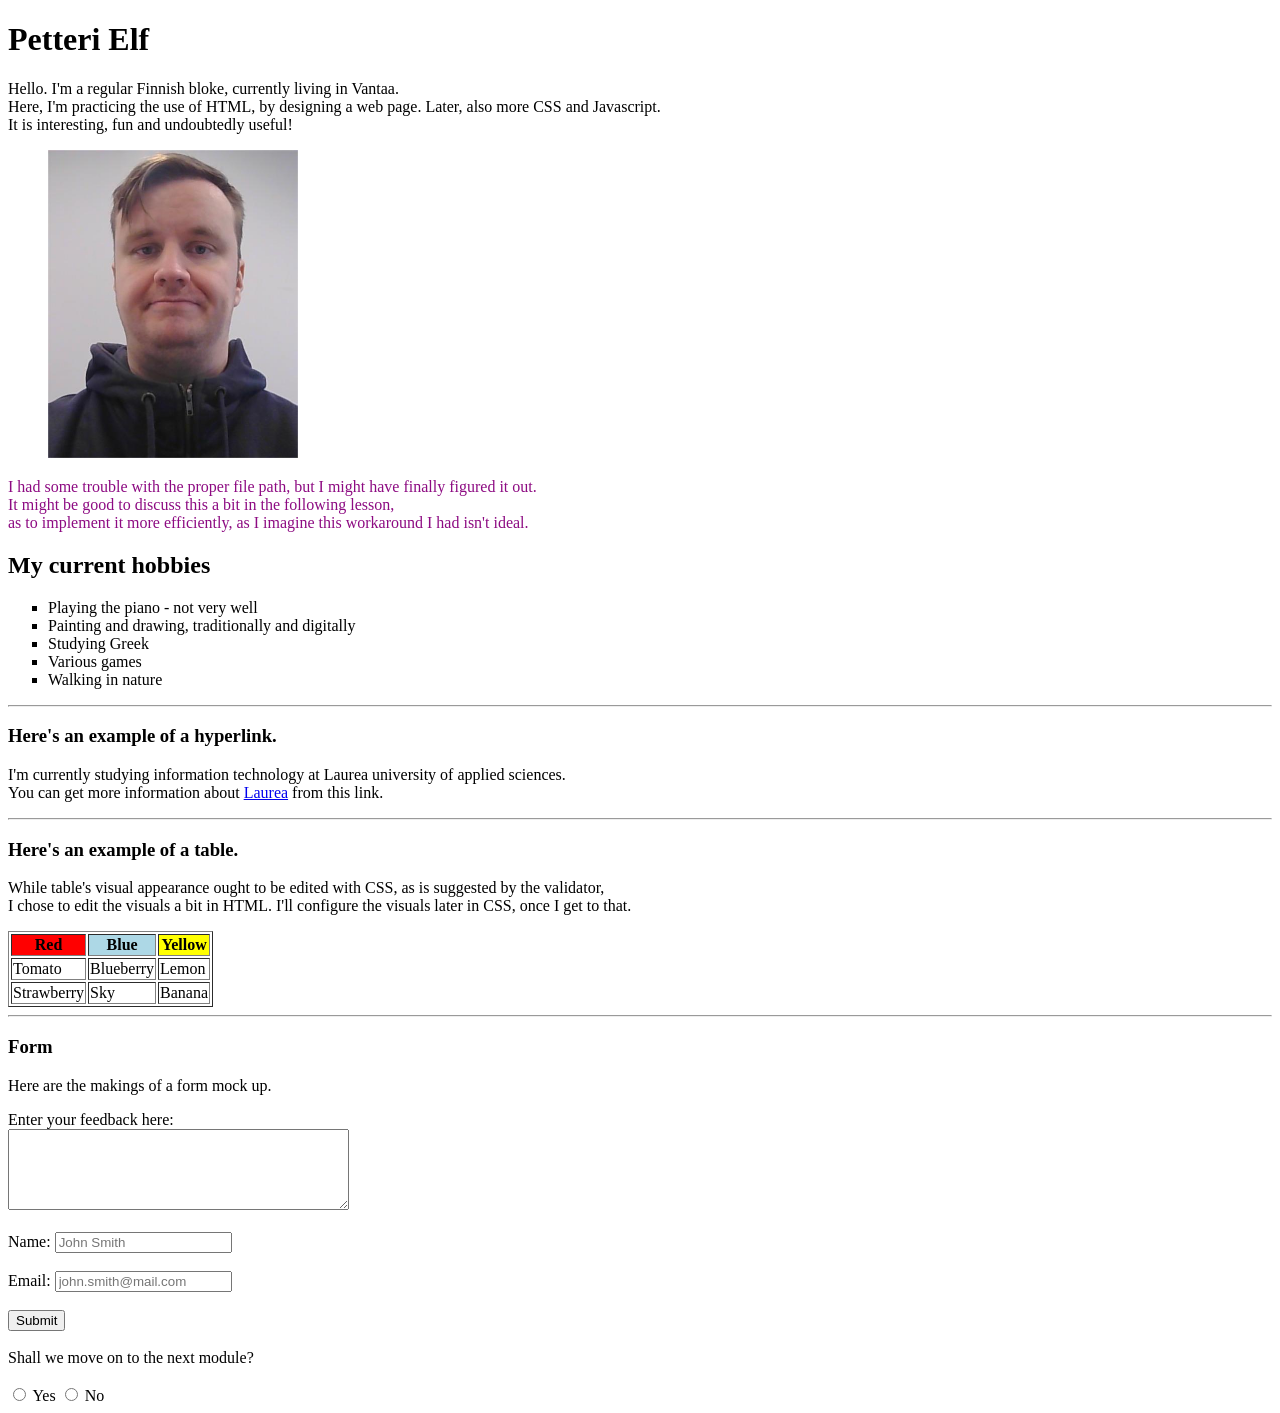
<file: WS01_HTML/index.html>
﻿<!DOCTYPE html>
<html lang="en-US">
    <head>
        <meta charset="UTF-8">
        <meta name="viewport" content="width=device-width, initial-scale=1.0">
        <title>My First HTML Page</title>
    </head>
    
    <body>
        <main>
            <h1>Petteri Elf</h1>
            
            <p>Hello. I'm a regular Finnish bloke, currently living in Vantaa. <br>
                Here, I'm practicing the use of HTML, by designing a web page. Later, also more CSS and Javascript. <br>
                It is interesting, fun and undoubtedly useful!</p>
            <figure>
                <img src="styles/images/PE_Image.jpg"
                alt="Petteri Elf." style="width:250px; height:auto;">
            </figure>
            <p style="color:rgb(141, 11, 130)">I had some trouble with the proper file path, but I might have finally figured it out. 
                <br> It might be good to discuss this a bit in the following lesson, <br> 
                as to implement it more efficiently, as I imagine this workaround I had isn't ideal.</p>
           
            <h2>My current hobbies</h2>
            
            <ul style="list-style-type: square;">
                <li>Playing the piano - not very well</li>
                <li>Painting and drawing, traditionally and digitally</li>
                <li>Studying Greek</li>
                <li>Various games</li>
                <li>Walking in nature</li>
            </ul>
        </main>
        <hr>
        
            <h3>Here's an example of a hyperlink.</h3>
            <nav>
                <p>I'm currently studying information technology at Laurea university of applied sciences. <br>
                You can get more information about <a href="https://www.laurea.fi/en/">Laurea</a> from this link.</p>
            </nav>
        
        <hr>
        
        <h3>Here's an example of a table.</h3>
        <p>While table's visual appearance ought to be edited with CSS, as is suggested by the validator, <br>
          I chose to edit the visuals a bit in HTML. I'll configure the visuals later in CSS, once I get to that.</p>
        
        <table border="1">
            <tr>
                <th bgcolor="red">Red</th>
                <th bgcolor="lightblue">Blue</th>
                <th bgcolor="yellow">Yellow</th>
            </tr>
            <tr >
                <td>Tomato</td>
                <td>Blueberry</td>
                <td>Lemon</td>
            </tr>
            <tr>
                <td>Strawberry</td>
                <td>Sky</td>
                <td>Banana</td>
            </tr>
        </table>
        
        <hr>
        
        <h3>Form</h3>
        <p>Here are the makings of a form mock up.</p>
        <form>
            <label for="feedback">Enter your feedback here:</label><br> 
            <textarea name="feedback" rows="5"
            cols="40" id="feedback" ></textarea><br><br>

            <label for="name">Name:</label>
            <input type="text" id="name" name="name" placeholder="John Smith"><br><br>

            <label for="email">Email:</label>
            <input type="email" id="email" name="email" placeholder="john.smith@mail.com"><br><br>
            
            <input type="submit" value="Submit"><br><br>
            
            <label>Shall we move on to the next module?</label><br><br>
            <input type="radio" name="replyanswer" value="Yes">
            <label>Yes</label>
          
            <input type="radio" name="replyanswer" value="No"> 
            <label>No</label>
            
        </form>
    </body>
</html>
</file>
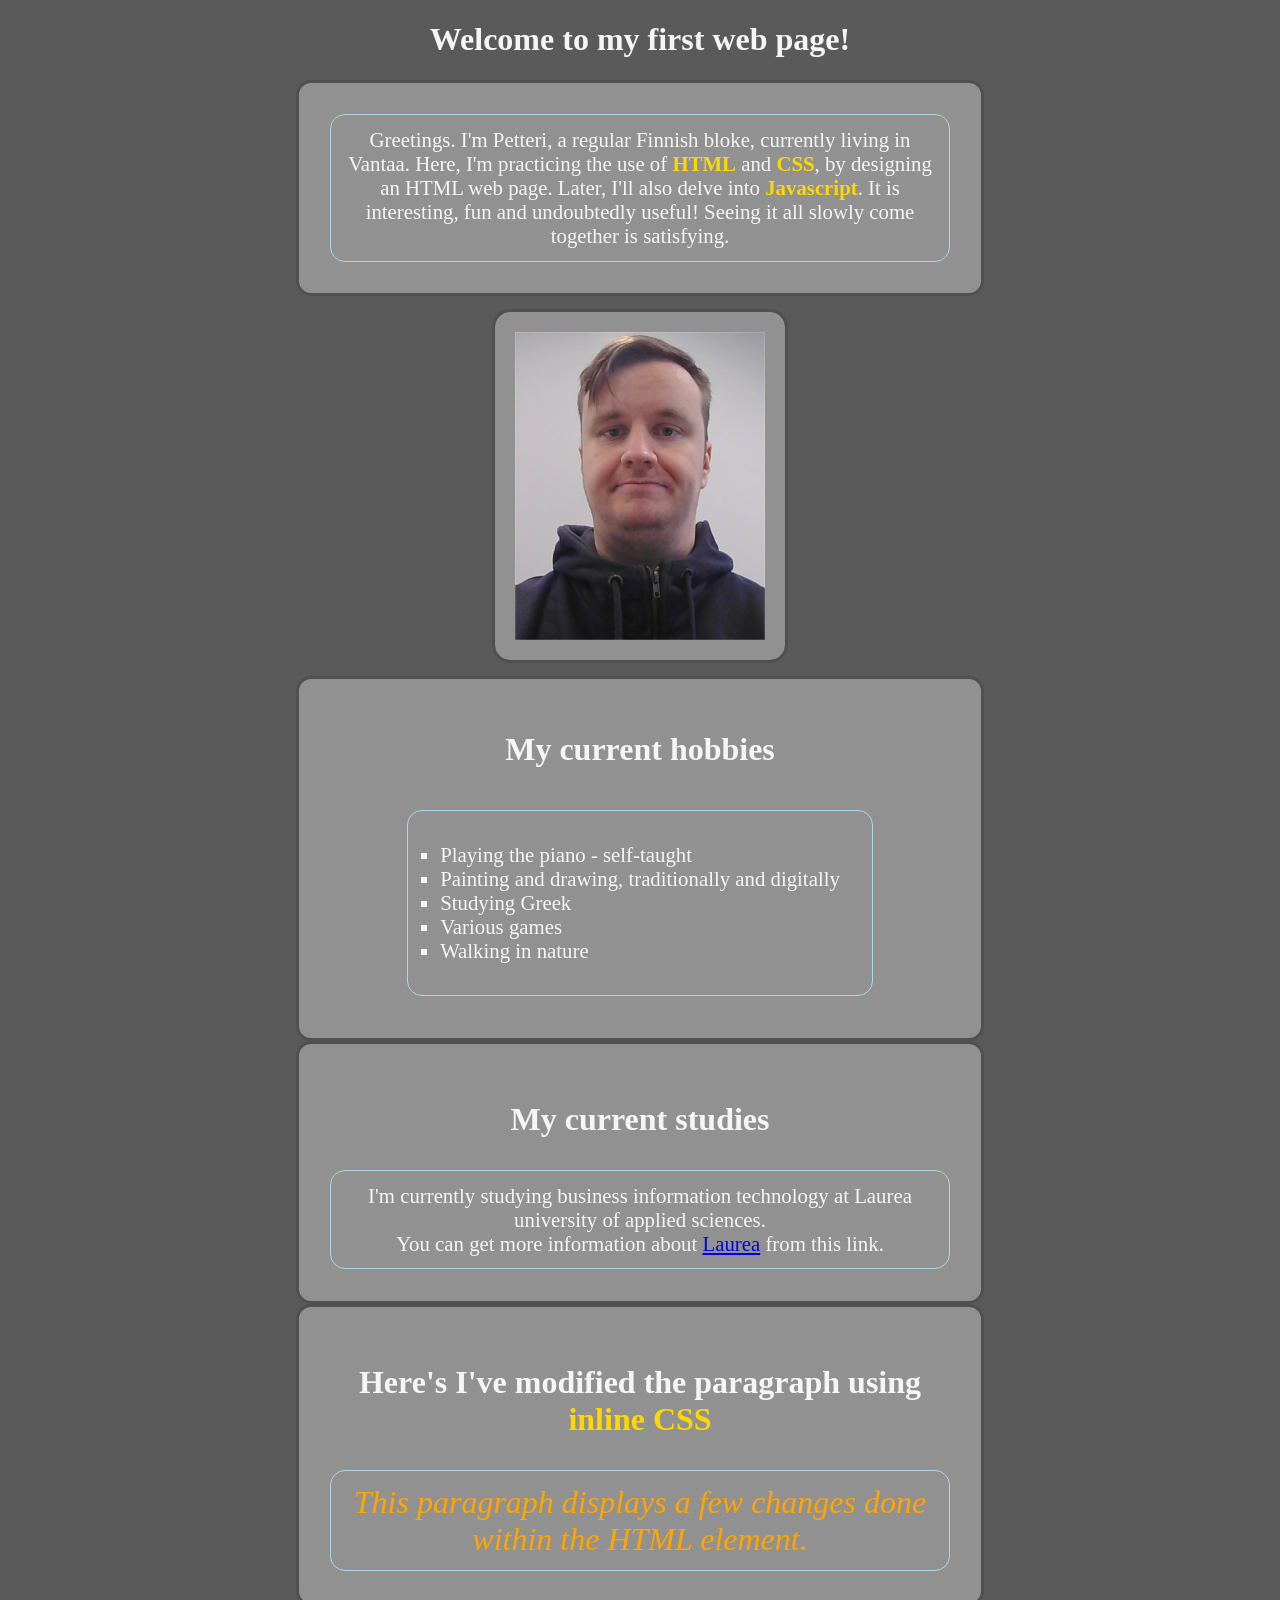
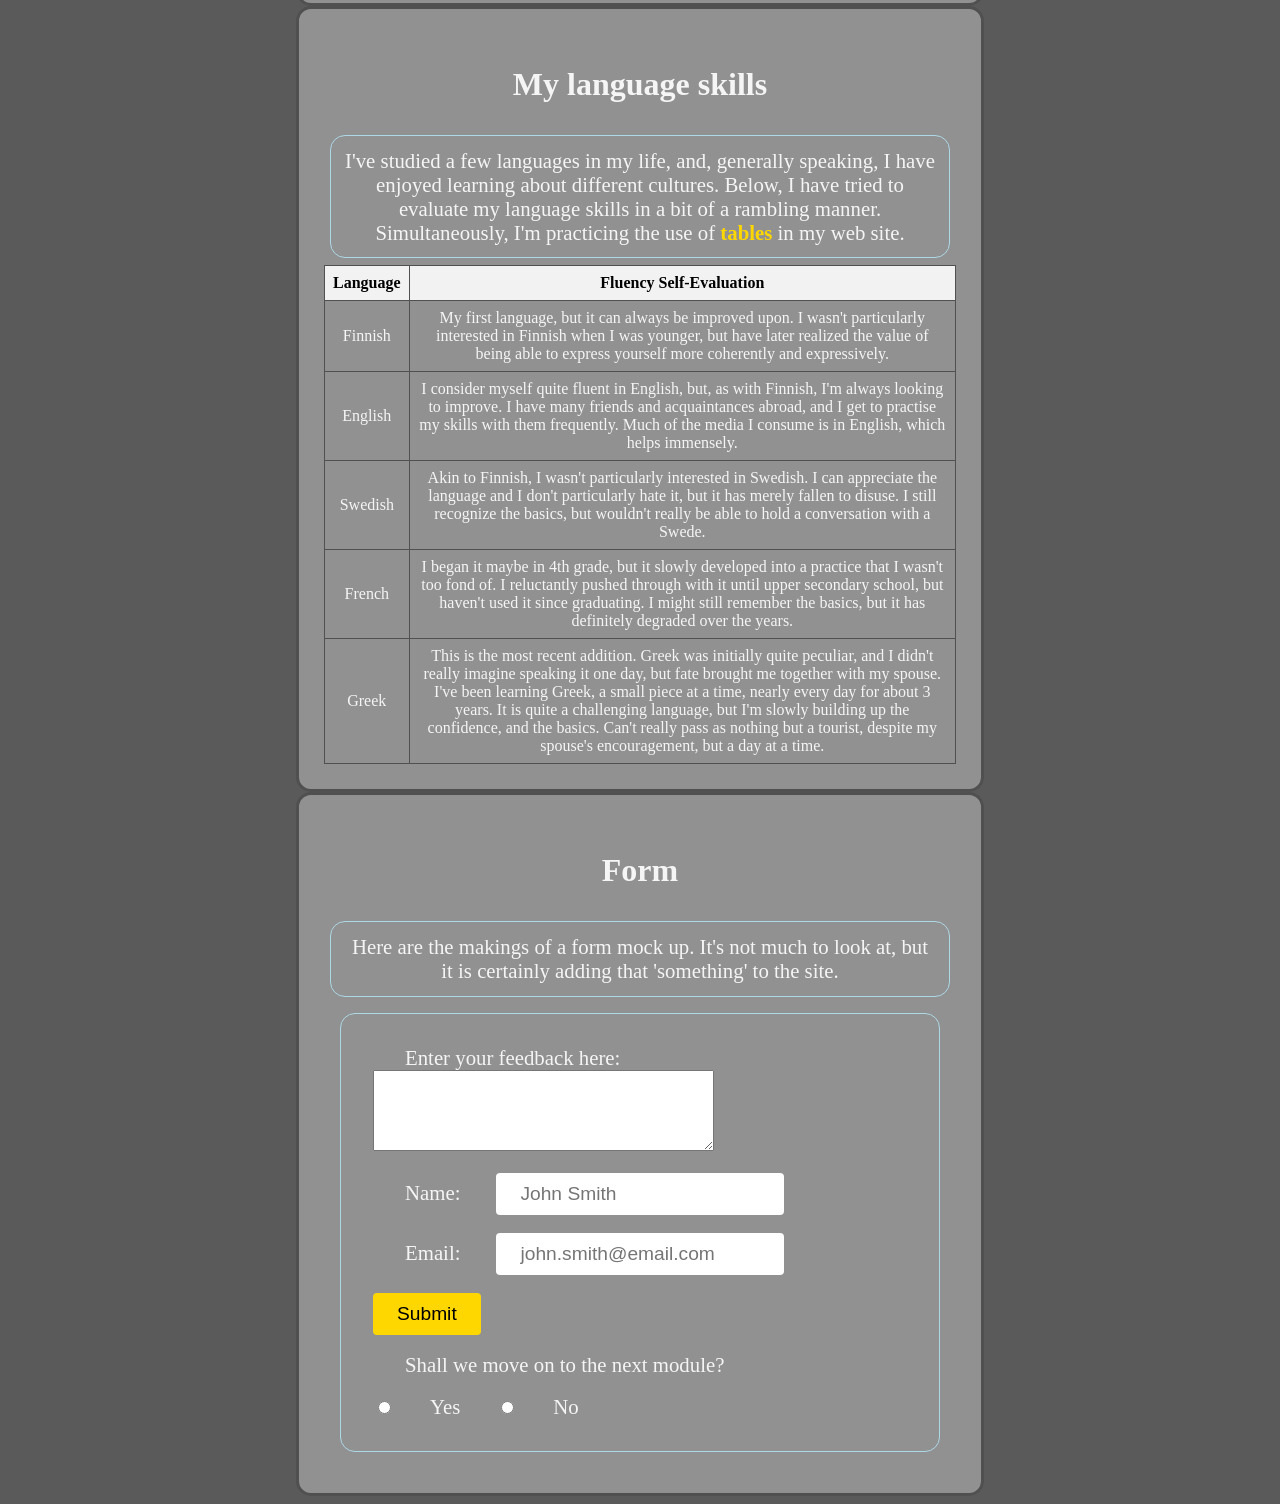
<file: WS02_CSS/index.html>
﻿<!DOCTYPE html>
<html lang="en-US">
  <head>
    <meta charset="UTF-8">
    <meta name="viewport" content="width=device-width, initial-scale=1.0">
    <title>My First Web Page</title>
    <style>
      h1 {
        color: whitesmoke;
      }
    </style>
    <link rel="stylesheet" href="styles.css">
  </head>

  <body>
    <main>
      <h1
        title="Hi. I've changed the color of this heading, using internal CSS."
        class="heading"
      >
        Welcome to my first web page!
      </h1>
      <div>
        <p>
          Greetings. I'm Petteri, a regular Finnish bloke, currently living in
          Vantaa. Here, I'm practicing the use of <b>HTML</b> and <b>CSS</b>, by
          designing an HTML web page. Later, I'll also delve into
          <b>Javascript</b>. It is interesting, fun and undoubtedly useful!
          Seeing it all slowly come together is satisfying.
        </p>
      </div>

      <figure>
        <img
          title="That's me, Petteri."
          src="styles/images/PE_Image.jpg"
          alt="Petteri Elf."
          style="width: 250px; height: auto"
        >
      </figure>

      <div class="container">
        <h2 class="heading">My current hobbies</h2>

        <ul class="cUL" style="list-style-type: square">
          <li>Playing the piano - self-taught</li>
          <li>Painting and drawing, traditionally and digitally</li>
          <li>Studying Greek</li>
          <li>Various games</li>
          <li>Walking in nature</li>
        </ul>
      </div>
    </main>
    <div>
      <h3 class="heading">My current studies</h3>
      <nav>
        <p>
          I'm currently studying business information technology at Laurea
          university of applied sciences.<br>
          You can get more information about
          <a href="https://www.laurea.fi/en/">Laurea</a> from this link.
        </p>
      </nav>
    </div>
    <div>
      <h3 class="heading">
        Here's I've modified the paragraph using <b>inline CSS</b>
      </h3>
      <p style="color: orange; font-size: 2em; font-style: italic">
        This paragraph displays a few changes done within the HTML element.
      </p>
    </div>
    <div>
      <h3 class="heading">My language skills</h3>
      <p>
        I've studied a few languages in my life, and, generally speaking, I have
        enjoyed learning about different cultures. Below, I have tried to
        evaluate my language skills in a bit of a rambling manner.
        Simultaneously, I'm practicing the use of <b>tables</b> in my web site.
        <br>
      </p>
      <table>
        <tr>
          <th>Language</th>
          <th>Fluency Self-Evaluation</th>
        </tr>
        <tr>
          <td>Finnish</td>
          <td>
            My first language, but it can always be improved upon. I wasn't
            particularly interested in Finnish when I was younger, but have
            later realized the value of being able to express yourself more
            coherently and expressively.
          </td>
        </tr>
        <tr>
          <td>English</td>
          <td>
            I consider myself quite fluent in English, but, as with Finnish, I'm
            always looking to improve. I have many friends and acquaintances
            abroad, and I get to practise my skills with them frequently. Much
            of the media I consume is in English, which helps immensely.
          </td>
        </tr>
        <tr>
          <td>Swedish</td>
          <td>
            Akin to Finnish, I wasn't particularly interested in Swedish. I can
            appreciate the language and I don't particularly hate it, but it has
            merely fallen to disuse. I still recognize the basics, but wouldn't
            really be able to hold a conversation with a Swede.
          </td>
        </tr>
        <tr>
          <td>French</td>
          <td>
            I began it maybe in 4th grade, but it slowly developed into a
            practice that I wasn't too fond of. I reluctantly pushed through
            with it until upper secondary school, but haven't used it since
            graduating. I might still remember the basics, but it has definitely
            degraded over the years.
          </td>
        </tr>
        <tr>
          <td>Greek</td>
          <td>
            This is the most recent addition. Greek was initially quite peculiar, and I didn't
            really imagine speaking it one day, but fate brought me together
            with my spouse. I've been learning Greek, a small piece at a time,
            nearly every day for about 3 years. It is quite a challenging
            language, but I'm slowly building up the confidence, and the basics.
            Can't really pass as nothing but a tourist, despite my spouse's
            encouragement, but a day at a time.
          </td>
        </tr>
      </table>
    </div>

    <div>
      <h3 class="heading">Form</h3>
      <p>
        Here are the makings of a form mock up. It's not much to look at, but it
        is certainly adding that 'something' to the site.
      </p>
      <form>
        <label for="feedback">Enter your feedback here:</label><br>
        <textarea name="feedback" rows="5" cols="40" id="feedback"></textarea>
        <br><br>
        <label for="name">Name:</label>
        <input
          type="text"
          id="name"
          name="name"
          placeholder="John Smith"
        ><br><br>

        <label for="email">Email:</label>
        <input
          type="email"
          id="email"
          name="email"
          placeholder="john.smith@email.com"
        ><br><br>

        <input type="submit" value="Submit"><br><br>

        <label>Shall we move on to the next module?</label><br><br>
        <input type="radio" name="replyanswer" value="Yes">
        <label>Yes</label>

        <input type="radio" name="replyanswer" value="No">
        <label>No</label>
      </form>
    </div>
  </body>
</html>
</file>
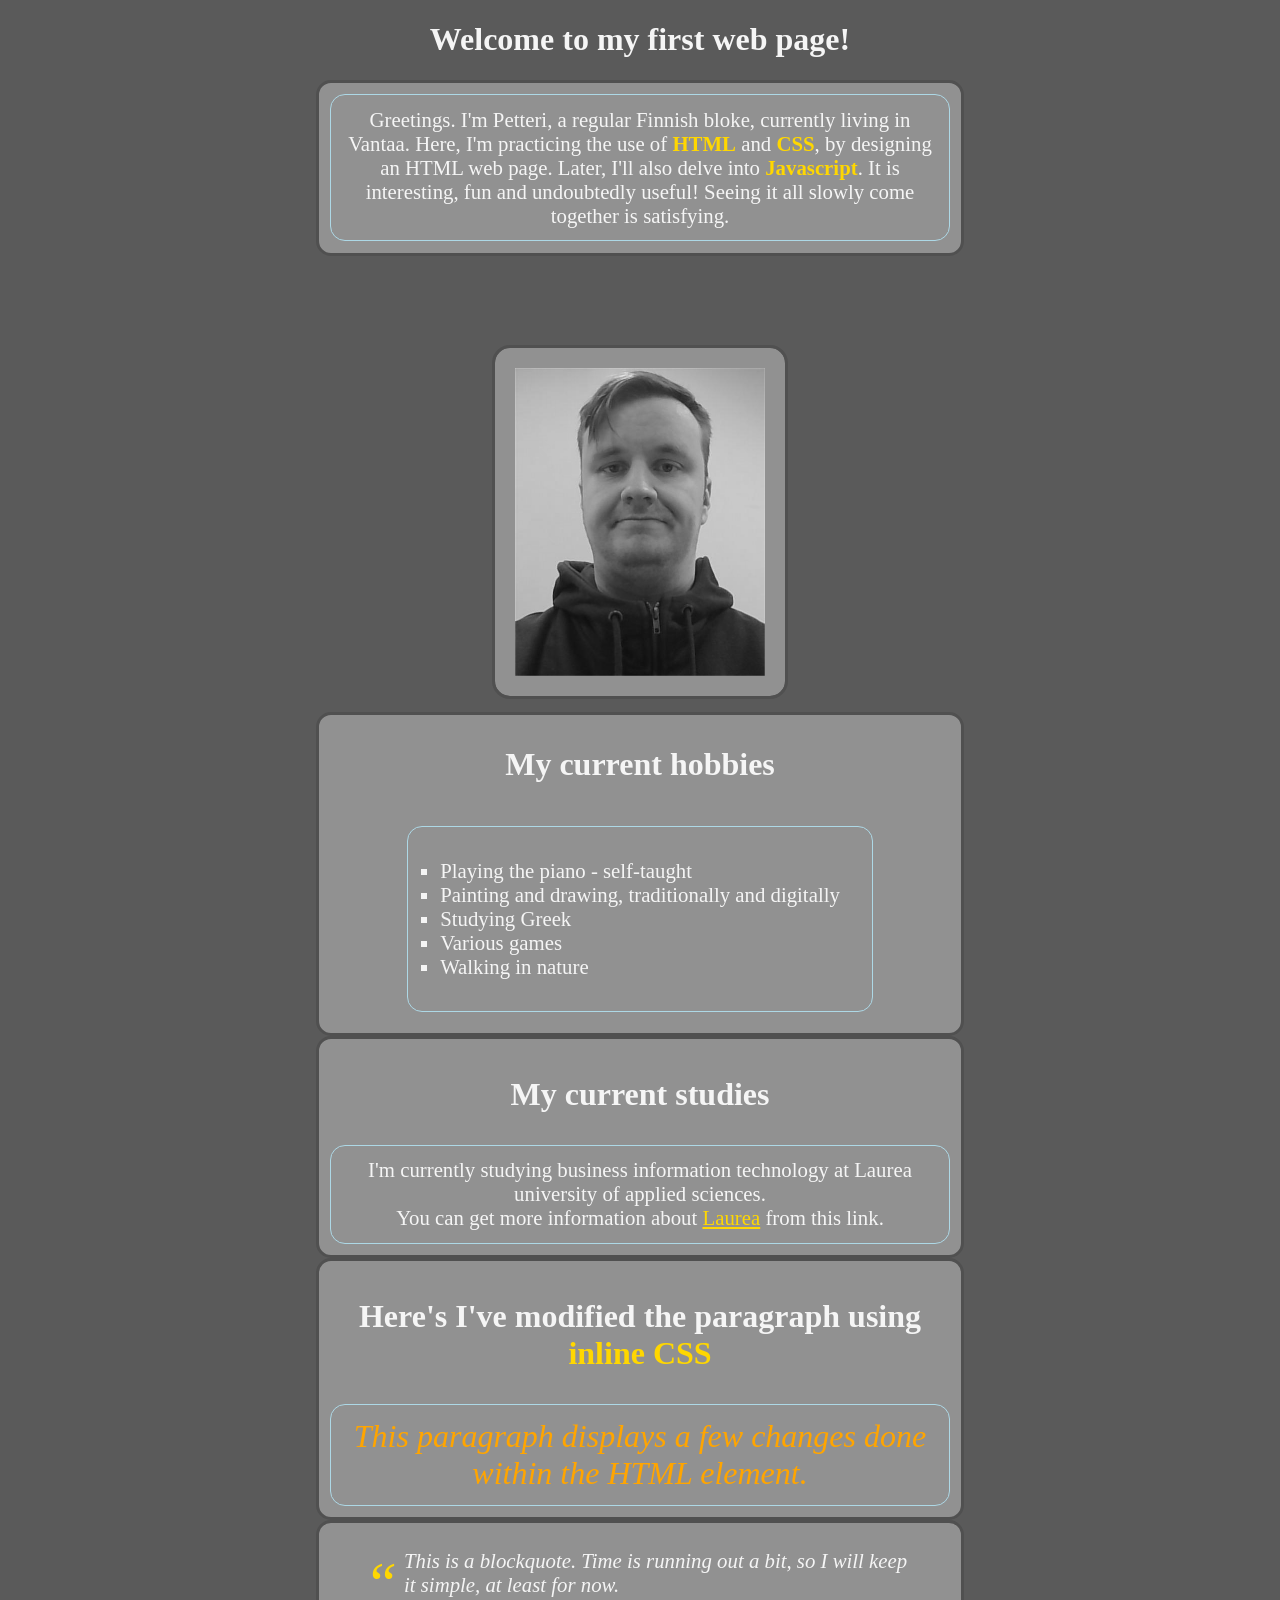
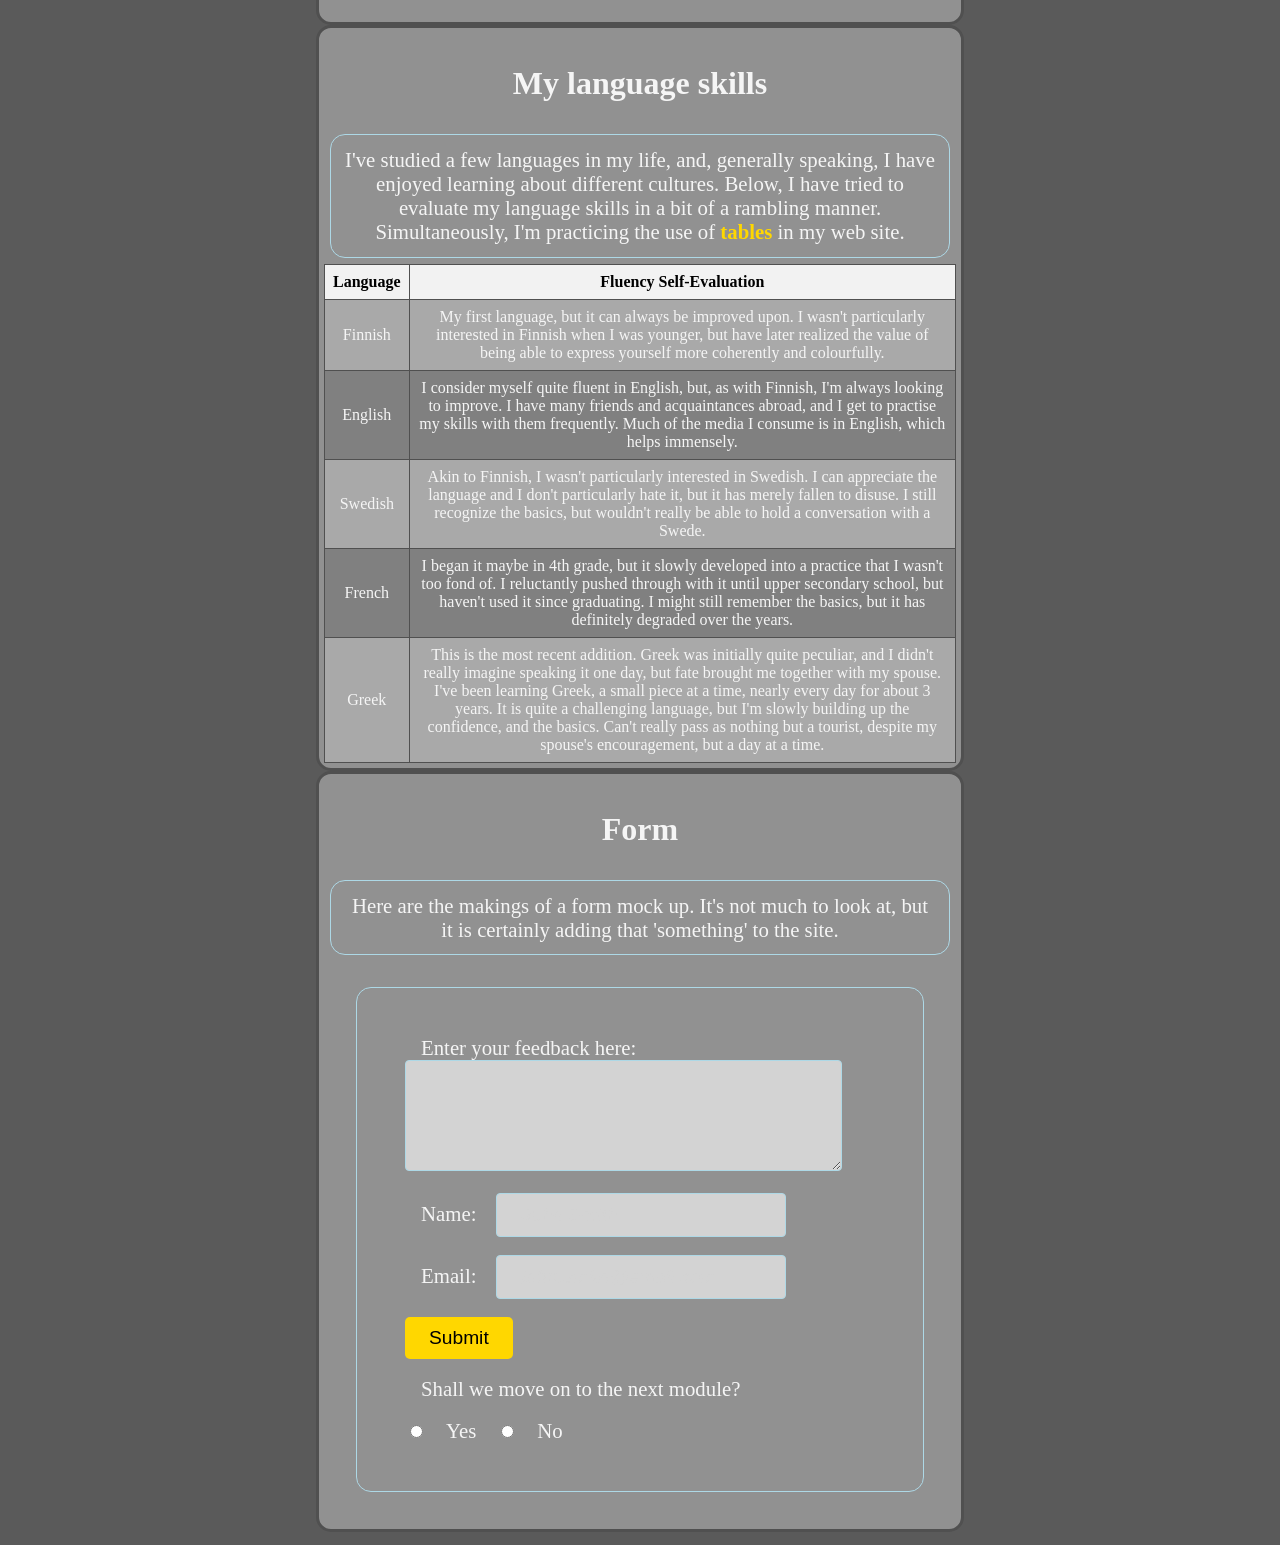
<file: WS03_CSS_Advanced/index.html>
﻿<!DOCTYPE html>
<html lang="en-US">
  <head>
    <meta charset="UTF-8">
    <meta name="viewport" content="width=device-width, initial-scale=1.0">
    <title>My First Web Page</title>
    <style>
      h1 {
        color: whitesmoke;
      }
    </style>
    <link rel="stylesheet" href="styles.css">
  </head>

  <body>
    <main>
          
      <!--Header of the Page-->
      
      <header>
        <h1
          title="Hi. I've changed the color of this heading, using internal CSS. 
          But I've overwritten it by adding a class, which is affected in external CSS."
          class="heading"
        >
          Welcome to my first web page!
        </h1>
      </header>
      
      <!--Introduction-->
      
      <div>
        <p>
          Greetings. I'm Petteri, a regular Finnish bloke, currently living in
          Vantaa. Here, I'm practicing the use of <b>HTML</b> and <b>CSS</b>, by
          designing an HTML web page. Later, I'll also delve into
          <b>Javascript</b>. It is interesting, fun and undoubtedly useful!
          Seeing it all slowly come together is satisfying.
        </p>
      </div>
      
      <!--The animated "Eyeball watching over the site. Don't be spooked.-->
    
      <div class="animation-box">
        <div class="iris"> 
          <div class="pupil">  
          </div> 
        </div>
      </div>
    
      <!--Picture-->
    
      <figure>
        <img
          title="That's me, Petteri."
          src="styles/images/PE_Image.jpg"
          alt="Petteri Elf."
          style="width: 250px; height: auto"
          class="filter-image"
        >
      </figure>
    
      <!--List of Hobbies-->
    
      <div class="container">
        <h2 class="heading">My current hobbies</h2>

        <ul class="pseudo-list" style="list-style-type: square">
          <li>Playing the piano - self-taught</li>
          <li>Painting and drawing, traditionally and digitally</li>
          <li>Studying Greek</li>
          <li>Various games</li>
          <li>Walking in nature</li>
        </ul>
      </div>
    </main>
    
    <!--Hyperlink-->
    
    <div>
      <h3 class="heading">My current studies</h3>
      <nav>
        <p>
          I'm currently studying business information technology at Laurea
          university of applied sciences.<br>
          You can get more information about
          <a href="https://www.laurea.fi/en/">Laurea</a> from this link.
        </p>
      </nav>
    </div>
    
    <!--Inline CSS Example-->
    
      <div>
      <h3 class="heading">
        Here's I've modified the paragraph using <b>inline CSS</b>
      </h3>
      <p style="color: orange; font-size: 2em; font-style: italic">
        This paragraph displays a few changes done within the HTML element.
      </p>

    </div>
    
    <!--A blockquote-->
    
    <div><blockquote class="quote">
        This is a blockquote. Time is running out a bit, so I will keep it simple, at least for now.
      </blockquote>
    </div>
    
    <!--A Table-->
    
    <div>
      <h3 class="heading">My language skills</h3>
      <p>
        I've studied a few languages in my life, and, generally speaking, I have
        enjoyed learning about different cultures. Below, I have tried to
        evaluate my language skills in a bit of a rambling manner.
        Simultaneously, I'm practicing the use of <b>tables</b> in my web site.
        <br>
      </p>
      <table class="pseudo-list">
        <tr>
          <th>Language</th>
          <th>Fluency Self-Evaluation</th>
        </tr>
        <tr>
          <td>Finnish</td>
          <td>
            My first language, but it can always be improved upon. I wasn't
            particularly interested in Finnish when I was younger, but have
            later realized the value of being able to express yourself more
            coherently and colourfully.
          </td>
        </tr>
        <tr>
          <td>English</td>
          <td>
            I consider myself quite fluent in English, but, as with Finnish, I'm
            always looking to improve. I have many friends and acquaintances
            abroad, and I get to practise my skills with them frequently. Much
            of the media I consume is in English, which helps immensely.
          </td>
        </tr>
        <tr>
          <td>Swedish</td>
          <td>
            Akin to Finnish, I wasn't particularly interested in Swedish. I can
            appreciate the language and I don't particularly hate it, but it has
            merely fallen to disuse. I still recognize the basics, but wouldn't
            really be able to hold a conversation with a Swede.
          </td>
        </tr>
        <tr>
          <td>French</td>
          <td>
            I began it maybe in 4th grade, but it slowly developed into a
            practice that I wasn't too fond of. I reluctantly pushed through
            with it until upper secondary school, but haven't used it since
            graduating. I might still remember the basics, but it has definitely
            degraded over the years.
          </td>
        </tr>
        <tr>
          <td>Greek</td>
          <td>
            This is the most recent addition. Greek was initially quite peculiar, and I didn't
            really imagine speaking it one day, but fate brought me together
            with my spouse. I've been learning Greek, a small piece at a time,
            nearly every day for about 3 years. It is quite a challenging
            language, but I'm slowly building up the confidence, and the basics.
            Can't really pass as nothing but a tourist, despite my spouse's
            encouragement, but a day at a time.
          </td>
        </tr>
      </table>
    </div>
    
    <!--A Form-->
    
    <div>
      <h3 class="heading">Form</h3>
      <p>
        Here are the makings of a form mock up. It's not much to look at, but it
        is certainly adding that 'something' to the site.
      </p>
      <form>
        <label for="feedback">Enter your feedback here:</label><br>
        <textarea name="feedback" rows="5" cols="40" id="feedback"></textarea>
        <br><br>
        <label for="name">Name:</label>
        <input
          type="text"
          id="name"
          name="name"
          placeholder="John Smith"
        ><br><br>

        <label for="email">Email:</label>
        <input
          type="text"
          id="email"
          name="email"
          placeholder="john.smith@email.com"
        ><br><br>

        <input type="submit" value="Submit"><br><br>

        <label>Shall we move on to the next module?</label><br><br>
        <input type="radio" name="replyanswer" value="Yes">
        <label>Yes</label>

        <input type="radio" name="replyanswer" value="No">
        <label>No</label>
      </form>
    </div>
  </body>
</html>
</file>
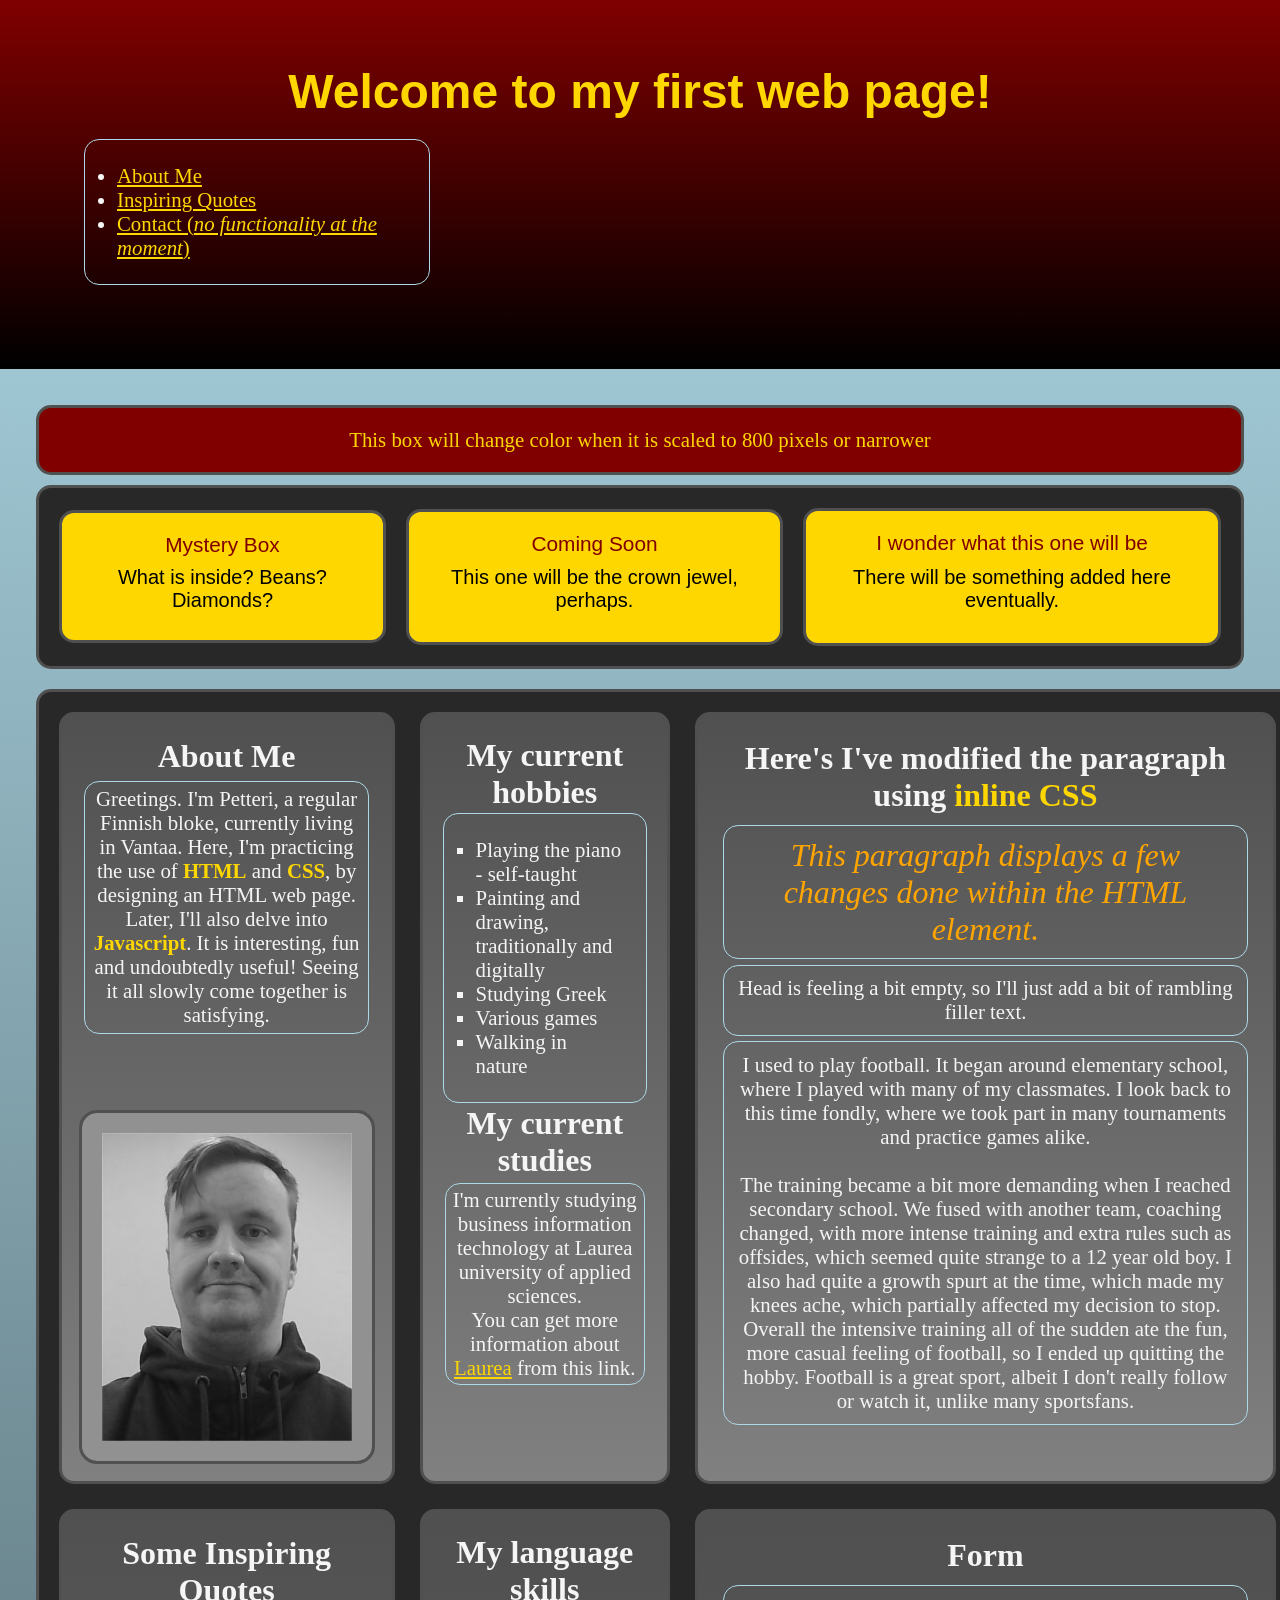
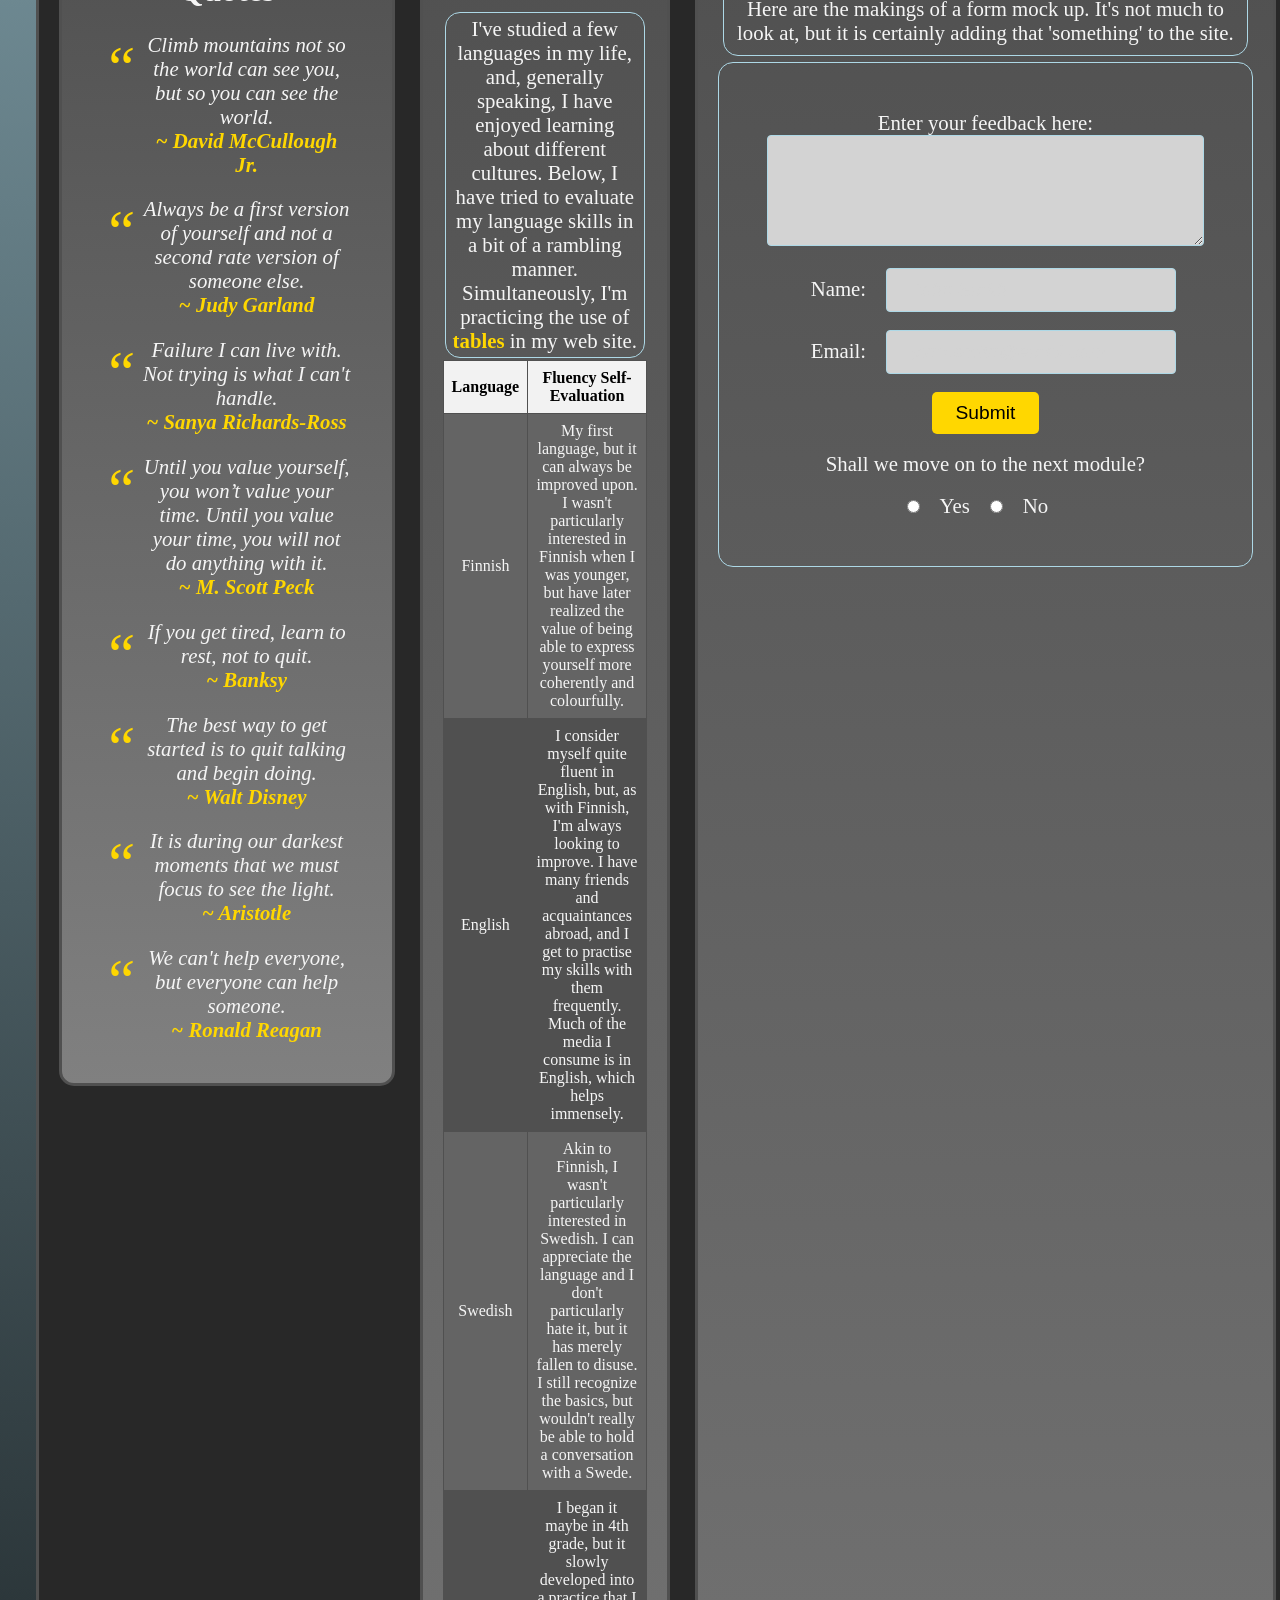
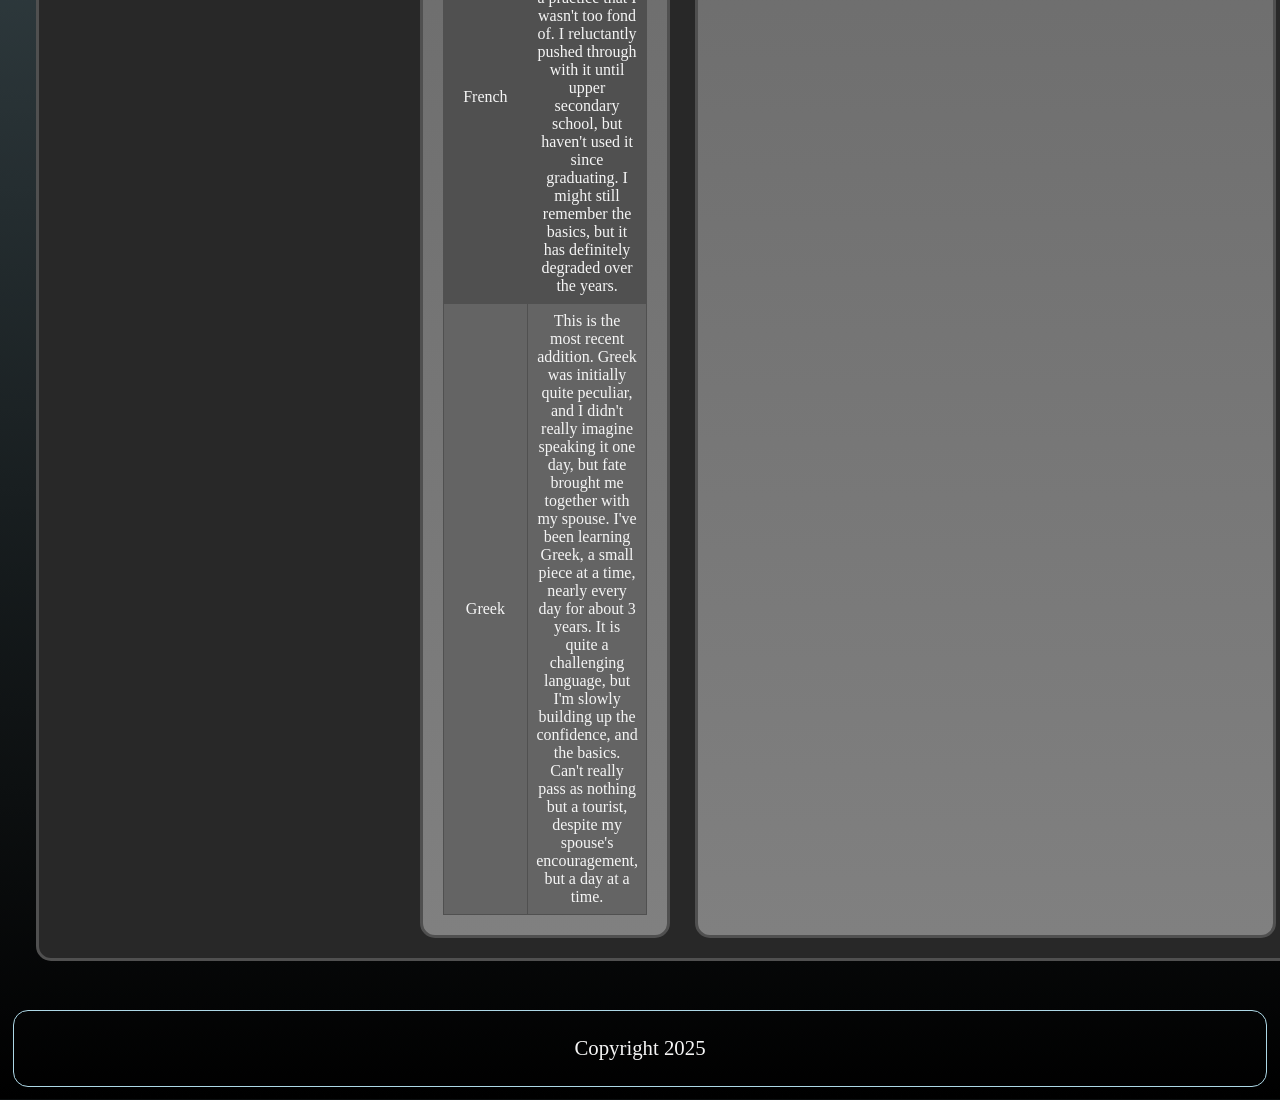
<file: WS04_Layout/index.html>
﻿<!DOCTYPE html>
<html lang="en-US">

<head>
  <meta charset="UTF-8">
  <meta name="viewport" content="width=device-width, initial-scale=1.0">
  <title>My First Web Page</title>
  <style>
    h1 {
      color: whitesmoke;
    }
  </style>
  <link rel="stylesheet" href="styles.css">
</head>

<!--Page Contents-->

<body>
  <!--Header of the Page-->

  <header>
    <h1>
      Welcome to my first web page!
    </h1>
    <aside>
      <nav>
        <ul>
          <li><a href="#about">About Me</a></li>
          <li><a href="#quotes">Inspiring Quotes</a></li>
          <li><a href="#contact">Contact (<i>no functionality at the moment</i>)</a></li>
        </ul>
      </nav>
    </aside>
  </header>

  <!--Flex Boxes-->

  <main>
    <div class="responsive-box">
      This box will change color when it is scaled to 800 pixels or narrower
    </div>

    <div class="flex-container">
      <div class="box">Mystery Box
        <p>What is inside? Beans? Diamonds?</p>
      </div>
      <div class="box">Coming Soon
        <p>This one will be the crown jewel, perhaps.</p>
      </div>
      <div class="box">I wonder what this one will be
        <p>There will be something added here eventually.</p>
      </div>
    </div>

    <div class="grid-container">
      <div class="grid-item">

        <!--About Me-->

        <section id="about">
          <h2 class="heading">About Me</h2>
          <p>
            Greetings. I'm Petteri, a regular Finnish bloke, currently living in
            Vantaa. Here, I'm practicing the use of <b>HTML</b> and <b>CSS</b>, by
            designing an HTML web page. Later, I'll also delve into
            <b>Javascript</b>. It is interesting, fun and undoubtedly useful!
            Seeing it all slowly come together is satisfying.
          </p>

        </section>

        <!--The animated "Eyeball watching over the site. Don't be spooked.-->

        <div class="animation-box">
          <div class="iris">
            <div class="pupil">
            </div>
          </div>
        </div>


        <!--Picture-->


        <figure>
          <img title="That's me, Petteri." src="styles/images/PE_Image.jpg" alt="Petteri Elf."
            style="width: 250px; height: auto" class="filter-image">
        </figure>
      </div>

      <!--List of Hobbies-->

      <div class="grid-item">
        <h2 class="heading">My current hobbies</h2>

        <ul class="pseudo-list" style="list-style-type: square">
          <li>Playing the piano - self-taught</li>
          <li>Painting and drawing, traditionally and digitally</li>
          <li>Studying Greek</li>
          <li>Various games</li>
          <li>Walking in nature</li>
        </ul>



        <!--Hyperlink-->


        <h3 class="heading">My current studies</h3>
        <nav>
          <p>
            I'm currently studying business information technology at Laurea
            university of applied sciences.<br>
            You can get more information about
            <a href="https://www.laurea.fi/en/">Laurea</a> from this link.
          </p>
        </nav>
      </div>

      <!--Inline CSS Example-->

      <div class="grid-item">
        <h3 class="heading">
          Here's I've modified the paragraph using <b>inline CSS</b>
        </h3>
        <p style="color: orange; font-size: 2em; font-style: italic">
          This paragraph displays a few changes done within the HTML element.
        </p>
        <p>Head is feeling a bit empty, so I'll just add a bit of rambling filler text.</p>
        <p>I used to play football. It began around elementary school, where I played with many of my classmates.
          I look back to this time fondly, where we took part in many tournaments and practice games alike.
          <br><br>The training became a bit more demanding when I reached secondary school. We fused with another team,
          coaching changed, with more intense training and extra rules such as offsides,
          which seemed quite strange to a 12 year old boy. I also had quite a growth spurt at the time, which made my
          knees ache,
          which partially affected my decision to stop. Overall the intensive training all of the sudden ate the fun,
          more casual feeling of football, so I ended up quitting the hobby.
          Football is a great sport, albeit I don't really follow or watch it, unlike many sportsfans.
        </p>
      </div>

      <!--Blockquotes-->
      <section id="quotes">
        <div class="grid-item">
          <h3 class="heading">Some Inspiring Quotes</h3>
          <blockquote class="quote">
            Climb mountains not so the world can see you, but so you can see the world. <br>
            <b>~ David McCullough Jr.</b>
          </blockquote>
          <blockquote class="quote">
            Always be a first version of yourself and not a second rate version of someone else. <br>
            <b>~ Judy Garland</b>
          </blockquote>
          <blockquote class="quote">
            Failure I can live with. Not trying is what I can't handle. <br>
            <b>~ Sanya Richards-Ross</b>
          </blockquote>
          <blockquote class="quote">
            Until you value yourself, you won’t value your time.
            Until you value your time, you will not do anything with it.<br>
            <b>~ M. Scott Peck</b>
          </blockquote>
          <blockquote class="quote">
            If you get tired, learn to rest, not to quit. <br>
            <b>~ Banksy</b>
          </blockquote>
          <blockquote class="quote">
            The best way to get started is to quit talking and begin doing. <br>
            <b>~ Walt Disney</b>
          </blockquote>
          <blockquote class="quote">It is during our darkest moments that we must focus to see the light.<br>
            <b>~ Aristotle</b>
          </blockquote>
          <blockquote class="quote">We can't help everyone, but everyone can help someone.<br>
            <b>~ Ronald Reagan</b>
          </blockquote>
        </div>
      </section>
      <!--A Table-->

      <div class="grid-item">
        <h3 class="heading">My language skills</h3>
        <p>
          I've studied a few languages in my life, and, generally speaking, I have
          enjoyed learning about different cultures. Below, I have tried to
          evaluate my language skills in a bit of a rambling manner.
          Simultaneously, I'm practicing the use of <b>tables</b> in my web site.
          <br>
        </p>
        <table class="pseudo-list">
          <tr>
            <th>Language</th>
            <th>Fluency Self-Evaluation</th>
          </tr>
          <tr>
            <td>Finnish</td>
            <td>
              My first language, but it can always be improved upon. I wasn't
              particularly interested in Finnish when I was younger, but have
              later realized the value of being able to express yourself more
              coherently and colourfully.
            </td>
          </tr>
          <tr>
            <td>English</td>
            <td>
              I consider myself quite fluent in English, but, as with Finnish, I'm
              always looking to improve. I have many friends and acquaintances
              abroad, and I get to practise my skills with them frequently. Much
              of the media I consume is in English, which helps immensely.
            </td>
          </tr>
          <tr>
            <td>Swedish</td>
            <td>
              Akin to Finnish, I wasn't particularly interested in Swedish. I can
              appreciate the language and I don't particularly hate it, but it has
              merely fallen to disuse. I still recognize the basics, but wouldn't
              really be able to hold a conversation with a Swede.
            </td>
          </tr>
          <tr>
            <td>French</td>
            <td>
              I began it maybe in 4th grade, but it slowly developed into a
              practice that I wasn't too fond of. I reluctantly pushed through
              with it until upper secondary school, but haven't used it since
              graduating. I might still remember the basics, but it has definitely
              degraded over the years.
            </td>
          </tr>
          <tr>
            <td>Greek</td>
            <td>
              This is the most recent addition. Greek was initially quite peculiar, and I didn't
              really imagine speaking it one day, but fate brought me together
              with my spouse. I've been learning Greek, a small piece at a time,
              nearly every day for about 3 years. It is quite a challenging
              language, but I'm slowly building up the confidence, and the basics.
              Can't really pass as nothing but a tourist, despite my spouse's
              encouragement, but a day at a time.
            </td>
          </tr>
        </table>
      </div>


      <!--A Form-->

      <div class="grid-item">
        <h3 class="heading">Form</h3>
        <p>
          Here are the makings of a form mock up. It's not much to look at, but it
          is certainly adding that 'something' to the site.
        </p>
        <form>
          <label for="feedback">Enter your feedback here:</label><br>
          <textarea name="feedback" rows="5" cols="40" id="feedback"></textarea>
          <br><br>
          <label for="name">Name:</label>
          <input type="text" id="name" name="name" placeholder="John Smith"><br><br>

          <label for="email">Email:</label>
          <input type="text" id="email" name="email" placeholder="john.smith@email.com"><br><br>

          <input type="submit" value="Submit"><br><br>

          <label>Shall we move on to the next module?</label><br><br>
          <input type="radio" name="replyanswer" value="Yes">
          <label>Yes</label>

          <input type="radio" name="replyanswer" value="No">
          <label>No</label>
        </form>
      </div>
    </div>
  </main>
  <footer>
    <p>Copyright 2025</p>
  </footer>
</body>

</html>
</file>
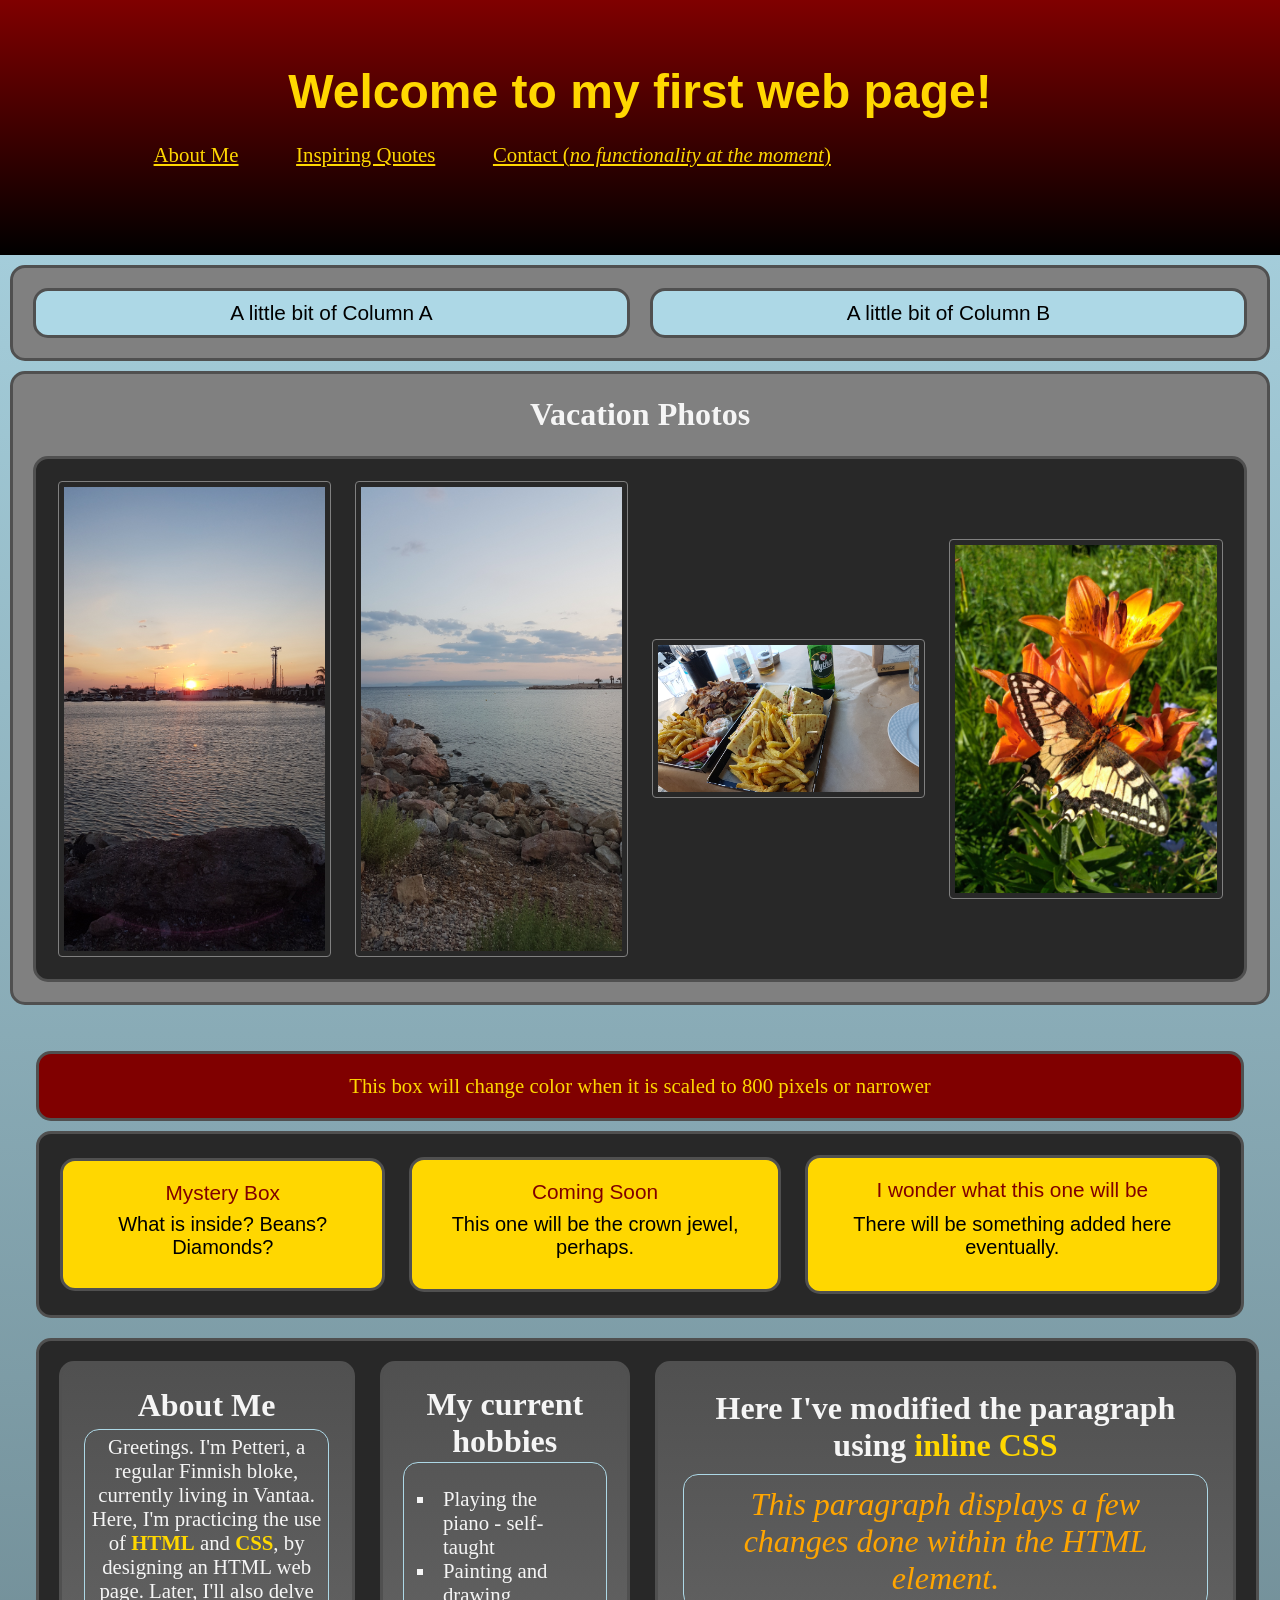
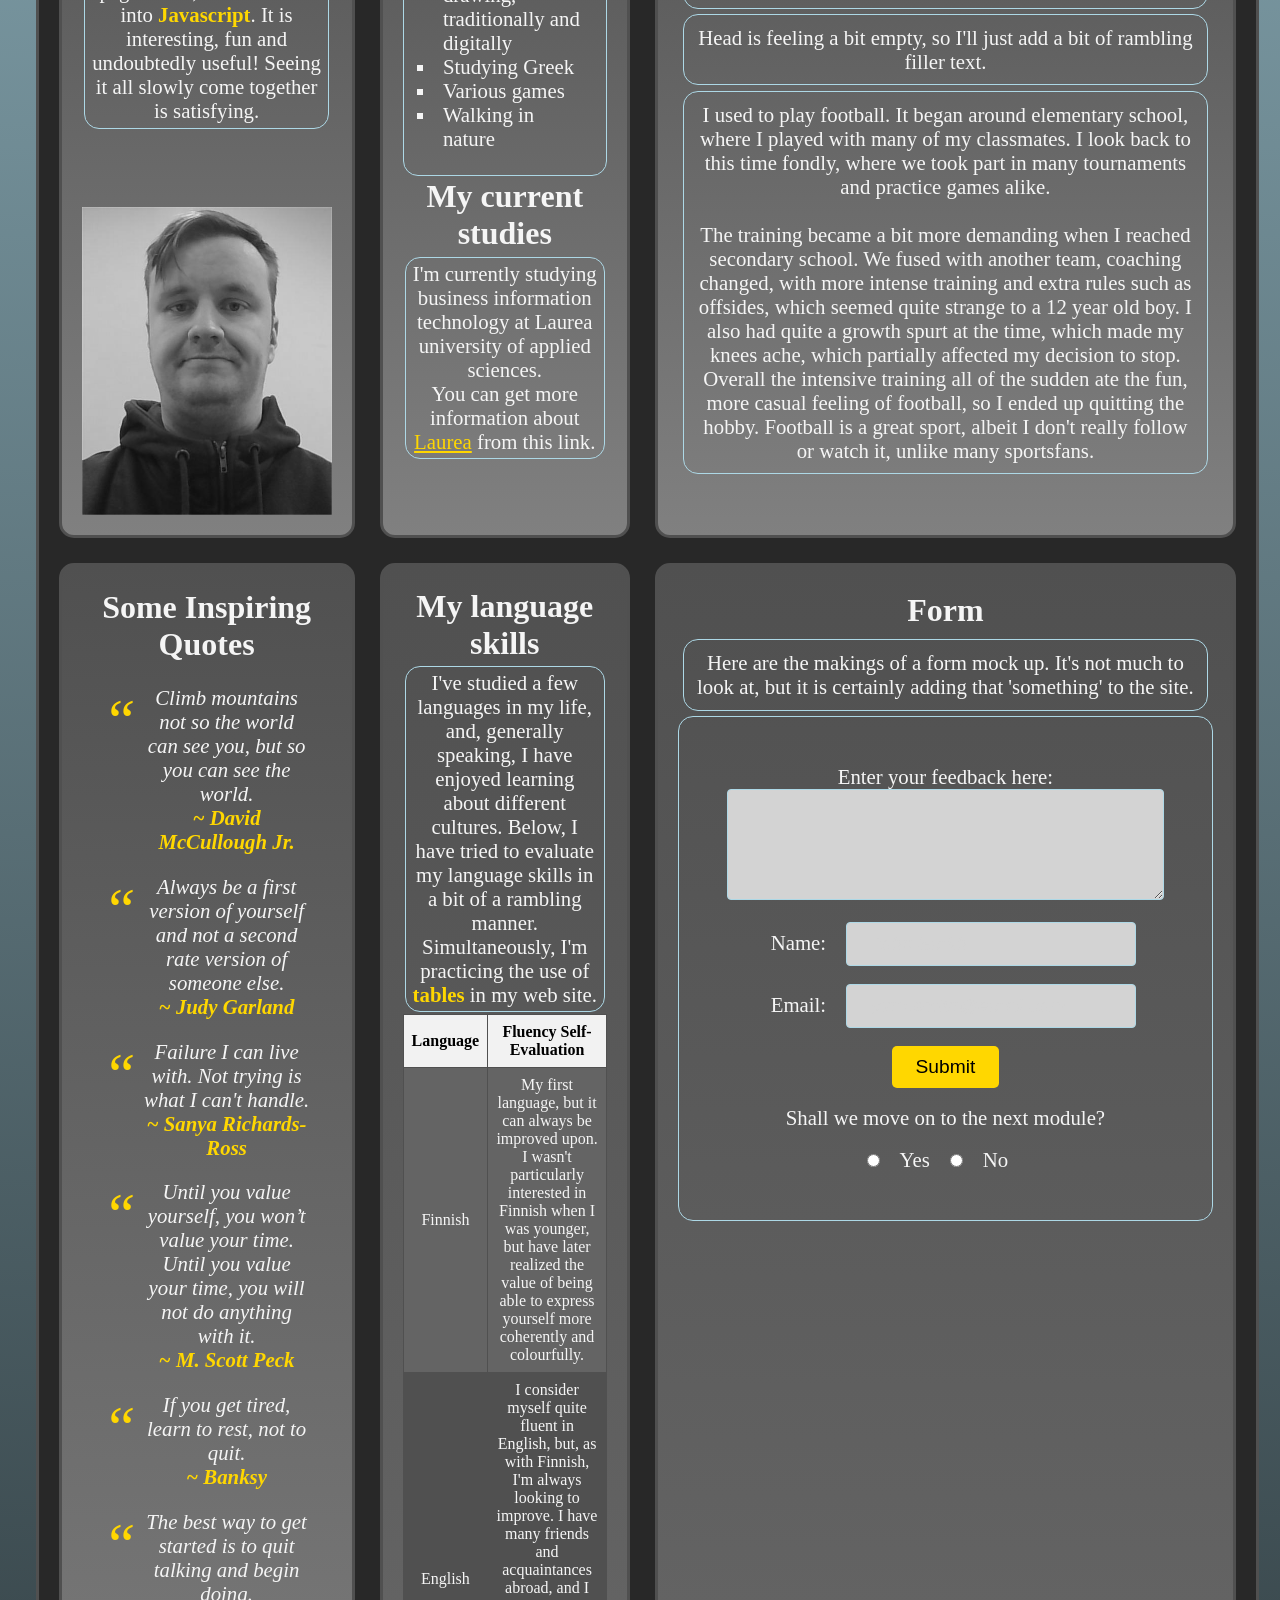
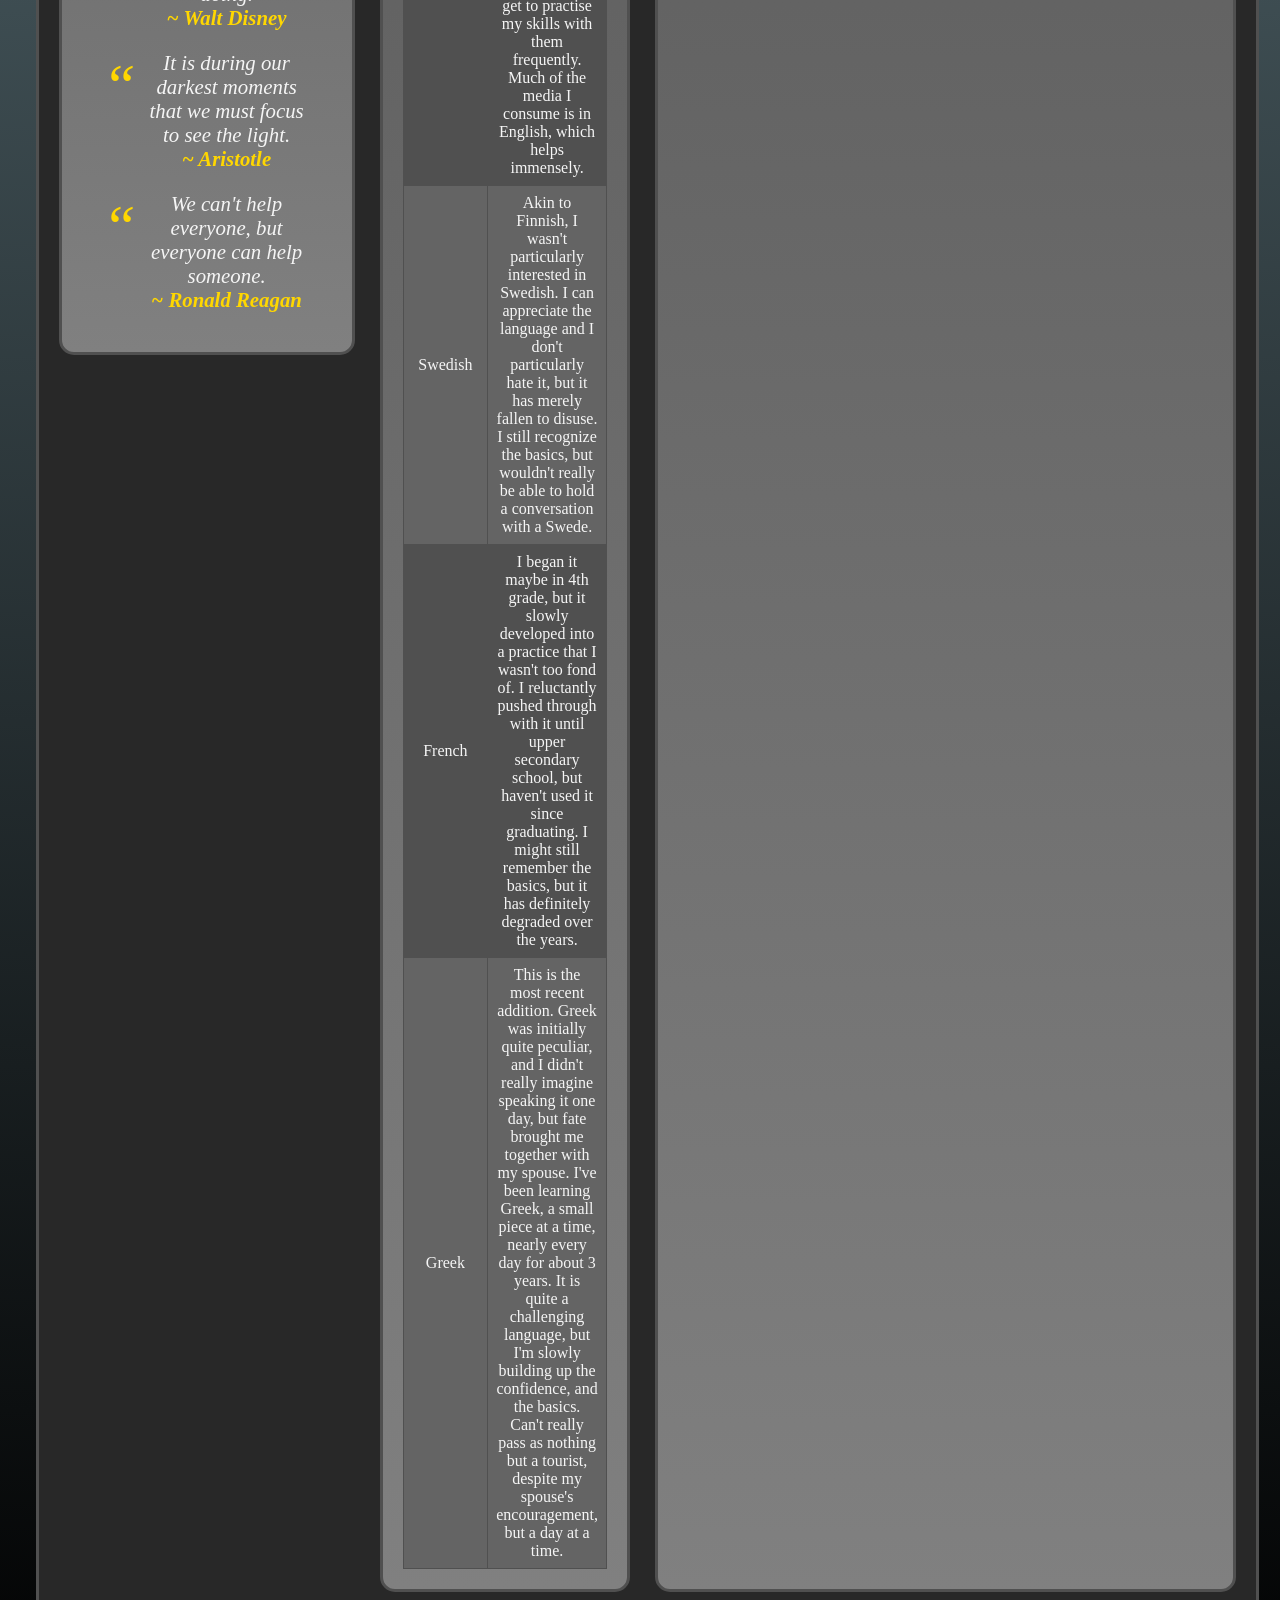
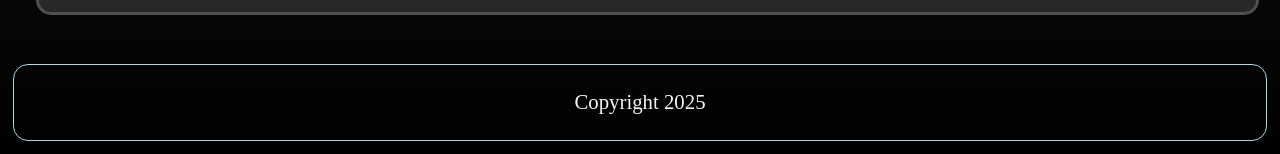
<file: WS05_Responsive_Design/index.html>
﻿<!DOCTYPE html>
<html lang="en-US">

<head>
  <meta charset="UTF-8">
  <meta name="viewport" content="width=device-width, initial-scale=1.0">
  <title>My First Web Page</title>
  <link rel="stylesheet" href="styles.css">
</head>

<!--Page Contents-->

<body>
  <!--Header of the Page-->

  <header>
    <h1>
      Welcome to my first web page!
    </h1>

    <nav class="responsive-nav">
      <button class="menu-toggle">
        ☰ Menu
      </button>
      <ul class="nav-list">
        <li><a href="#about">About Me</a></li>
        <li><a href="#quotes">Inspiring Quotes</a></li>
        <li><a href="#contact">Contact (<i>no functionality at the moment</i>)</a></li>
      </ul>
    </nav>
  </header>

  <!--Responsive Container Div-->

  <div class="responsive-container">
    <div class="column">A little bit of Column A</div>
    <div class="column">A little bit of Column B</div>
  </div>

  <!--Vacation Photos-->
  <div>
    <h3 class="heading">
      Vacation Photos
    </h3>
    <div class="flex-container">
      
      <img title="Vacation photo - Sunset in Glyfáda, Greece, 8/2022." src="styles/images/Kreikan Lomakuva 1 2022.jpg"
        alt="Sunset" class="responsive-image">

      <img title="Vacation photo - Sea view in Glyfáda, Greece, 8/2022." src="styles/images/Kreikan Lomakuva 2 2022.jpg"
        alt="Mediterranean sea" class="responsive-image">

      <img title="Vacation photo - Gyros and club sandwich in Glyfáda, Greece, 8/2022."
        src="styles/images/Kreikan Lomakuva 3 2022.jpeg" alt="Gyros and club sandwich" class="responsive-image">

      <img title="Butterfly, Suomussalmi." src="styles/images/Perhonen.jpg" alt="Butterfly on a flower"
        class="responsive-image">
    </div>
  </div>
  <!--Flex Boxes-->

  <main>
    <div class="responsive-box">
      This box will change color when it is scaled to 800 pixels or narrower
    </div>

    <div class="flex-container">
      <div class="box">Mystery Box
        <p>What is inside? Beans? Diamonds?</p>
      </div>
      <div class="box">Coming Soon
        <p>This one will be the crown jewel, perhaps.</p>
      </div>
      <div class="box">I wonder what this one will be
        <p>There will be something added here eventually.</p>
      </div>
    </div>

    <div class="grid-container">
      <div class="grid-item">

        <!--About Me-->

        <section id="about">
          <h2 class="heading">About Me</h2>
          <p>
            Greetings. I'm Petteri, a regular Finnish bloke, currently living in
            Vantaa. Here, I'm practicing the use of <b>HTML</b> and <b>CSS</b>, by
            designing an HTML web page. Later, I'll also delve into
            <b>Javascript</b>. It is interesting, fun and undoubtedly useful!
            Seeing it all slowly come together is satisfying.
          </p>

        </section>

        <!--The animated "Eyeball watching over the site. Don't be spooked.-->

        <div class="animation-box">
          <div class="iris">
            <div class="pupil">
            </div>
          </div>
        </div>


        <!--Picture-->


        <figure>
          <img title="That's me, Petteri." src="styles/images/PE_Image.jpg" alt="Petteri Elf."
            style="width: 250px; height: auto" class="filter-image">
        </figure>
      </div>

      <!--List of Hobbies-->

      <div class="grid-item">
        <h2 class="heading">My current hobbies</h2>

        <ul class="pseudo-list" style="list-style-type: square">
          <li>Playing the piano - self-taught</li>
          <li>Painting and drawing, traditionally and digitally</li>
          <li>Studying Greek</li>
          <li>Various games</li>
          <li>Walking in nature</li>
        </ul>



        <!--Hyperlink-->


        <h3 class="heading">My current studies</h3>
        <nav>
          <p>
            I'm currently studying business information technology at Laurea
            university of applied sciences.<br>
            You can get more information about
            <a href="https://www.laurea.fi/en/">Laurea</a> from this link.
          </p>
        </nav>
      </div>

      <!--Inline CSS Example-->

      <div class="grid-item">
        <h3 class="heading">
          Here I've modified the paragraph using <b>inline CSS</b>
        </h3>
        <p style="color: orange; font-size: 2em; font-style: italic">
          This paragraph displays a few changes done within the HTML element.
        </p>
        <p>Head is feeling a bit empty, so I'll just add a bit of rambling filler text.</p>
        <p>I used to play football. It began around elementary school, where I played with many of my classmates.
          I look back to this time fondly, where we took part in many tournaments and practice games alike.
          <br><br>The training became a bit more demanding when I reached secondary school. We fused with another team,
          coaching changed, with more intense training and extra rules such as offsides,
          which seemed quite strange to a 12 year old boy. I also had quite a growth spurt at the time, which made my
          knees ache,
          which partially affected my decision to stop. Overall the intensive training all of the sudden ate the fun,
          more casual feeling of football, so I ended up quitting the hobby.
          Football is a great sport, albeit I don't really follow or watch it, unlike many sportsfans.
        </p>
      </div>

      <!--Blockquotes-->
      <section id="quotes">
        <div class="grid-item">
          <h3 class="heading">Some Inspiring Quotes</h3>
          <blockquote class="quote">
            Climb mountains not so the world can see you, but so you can see the world. <br>
            <b>~ David McCullough Jr.</b>
          </blockquote>
          <blockquote class="quote">
            Always be a first version of yourself and not a second rate version of someone else. <br>
            <b>~ Judy Garland</b>
          </blockquote>
          <blockquote class="quote">
            Failure I can live with. Not trying is what I can't handle. <br>
            <b>~ Sanya Richards-Ross</b>
          </blockquote>
          <blockquote class="quote">
            Until you value yourself, you won’t value your time.
            Until you value your time, you will not do anything with it.<br>
            <b>~ M. Scott Peck</b>
          </blockquote>
          <blockquote class="quote">
            If you get tired, learn to rest, not to quit. <br>
            <b>~ Banksy</b>
          </blockquote>
          <blockquote class="quote">
            The best way to get started is to quit talking and begin doing. <br>
            <b>~ Walt Disney</b>
          </blockquote>
          <blockquote class="quote">It is during our darkest moments that we must focus to see the light.<br>
            <b>~ Aristotle</b>
          </blockquote>
          <blockquote class="quote">We can't help everyone, but everyone can help someone.<br>
            <b>~ Ronald Reagan</b>
          </blockquote>
        </div>
      </section>
      <!--A Table-->

      <div class="grid-item">
        <h3 class="heading">My language skills</h3>
        <p>
          I've studied a few languages in my life, and, generally speaking, I have
          enjoyed learning about different cultures. Below, I have tried to
          evaluate my language skills in a bit of a rambling manner.
          Simultaneously, I'm practicing the use of <b>tables</b> in my web site.
          <br>
        </p>
        <table class="pseudo-list">
          <tr>
            <th>Language</th>
            <th>Fluency Self-Evaluation</th>
          </tr>
          <tr>
            <td>Finnish</td>
            <td>
              My first language, but it can always be improved upon. I wasn't
              particularly interested in Finnish when I was younger, but have
              later realized the value of being able to express yourself more
              coherently and colourfully.
            </td>
          </tr>
          <tr>
            <td>English</td>
            <td>
              I consider myself quite fluent in English, but, as with Finnish, I'm
              always looking to improve. I have many friends and acquaintances
              abroad, and I get to practise my skills with them frequently. Much
              of the media I consume is in English, which helps immensely.
            </td>
          </tr>
          <tr>
            <td>Swedish</td>
            <td>
              Akin to Finnish, I wasn't particularly interested in Swedish. I can
              appreciate the language and I don't particularly hate it, but it has
              merely fallen to disuse. I still recognize the basics, but wouldn't
              really be able to hold a conversation with a Swede.
            </td>
          </tr>
          <tr>
            <td>French</td>
            <td>
              I began it maybe in 4th grade, but it slowly developed into a
              practice that I wasn't too fond of. I reluctantly pushed through
              with it until upper secondary school, but haven't used it since
              graduating. I might still remember the basics, but it has definitely
              degraded over the years.
            </td>
          </tr>
          <tr>
            <td>Greek</td>
            <td>
              This is the most recent addition. Greek was initially quite peculiar, and I didn't
              really imagine speaking it one day, but fate brought me together
              with my spouse. I've been learning Greek, a small piece at a time,
              nearly every day for about 3 years. It is quite a challenging
              language, but I'm slowly building up the confidence, and the basics.
              Can't really pass as nothing but a tourist, despite my spouse's
              encouragement, but a day at a time.
            </td>
          </tr>
        </table>
      </div>


      <!--A Form-->

      <div class="grid-item">
        <h3 class="heading">Form</h3>
        <p>
          Here are the makings of a form mock up. It's not much to look at, but it
          is certainly adding that 'something' to the site.
        </p>
        <form>
          <label for="feedback">Enter your feedback here:</label><br>
          <textarea name="feedback" rows="5" cols="40" id="feedback"></textarea>
          <br><br>
          <label for="name">Name:</label>
          <input type="text" id="name" name="name" placeholder="John Smith"><br><br>

          <label for="email">Email:</label>
          <input type="text" id="email" name="email" placeholder="john.smith@email.com"><br><br>

          <input type="submit" value="Submit"><br><br>

          <label>Shall we move on to the next module?</label><br><br>
          <input type="radio" name="replyanswer" value="Yes">
          <label>Yes</label>

          <input type="radio" name="replyanswer" value="No">
          <label>No</label>
        </form>
      </div>
    </div>
  </main>
  <footer>
    <p>Copyright 2025</p>
  </footer>
</body>

</html>
</file>
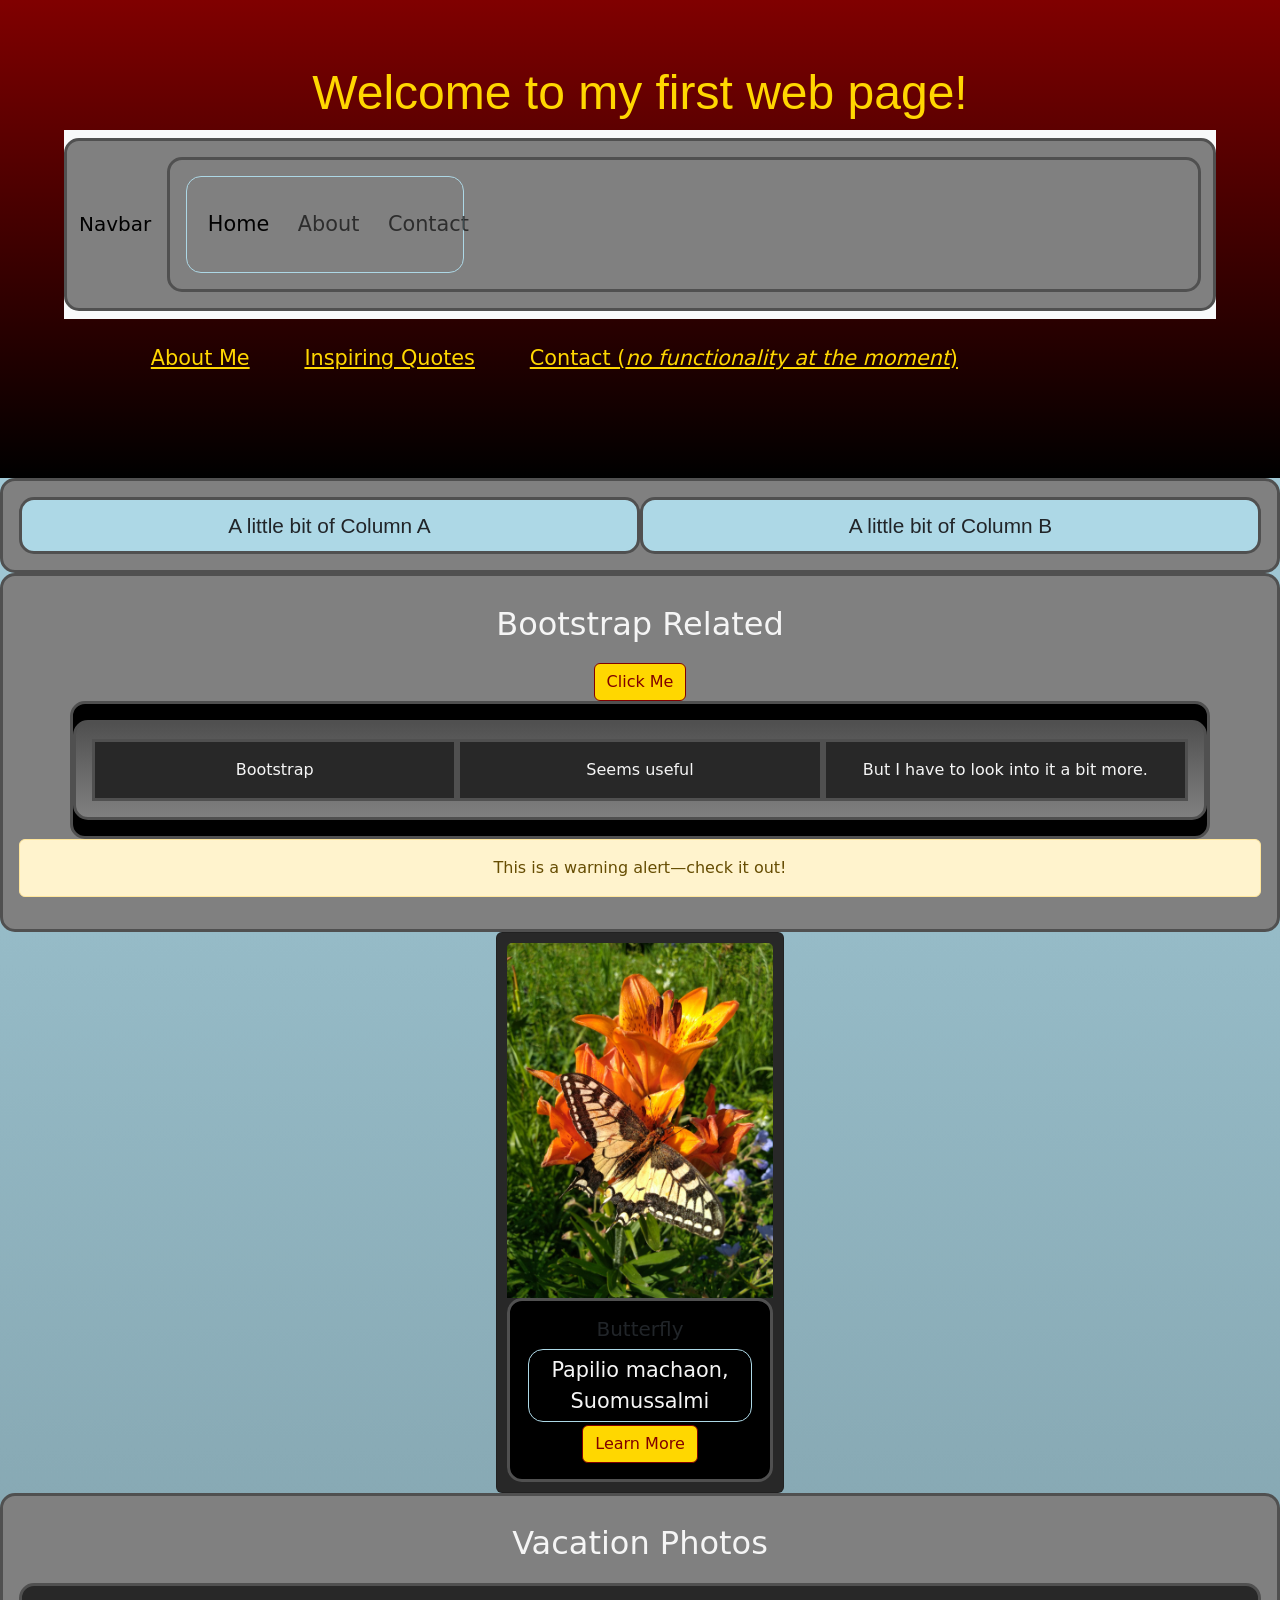
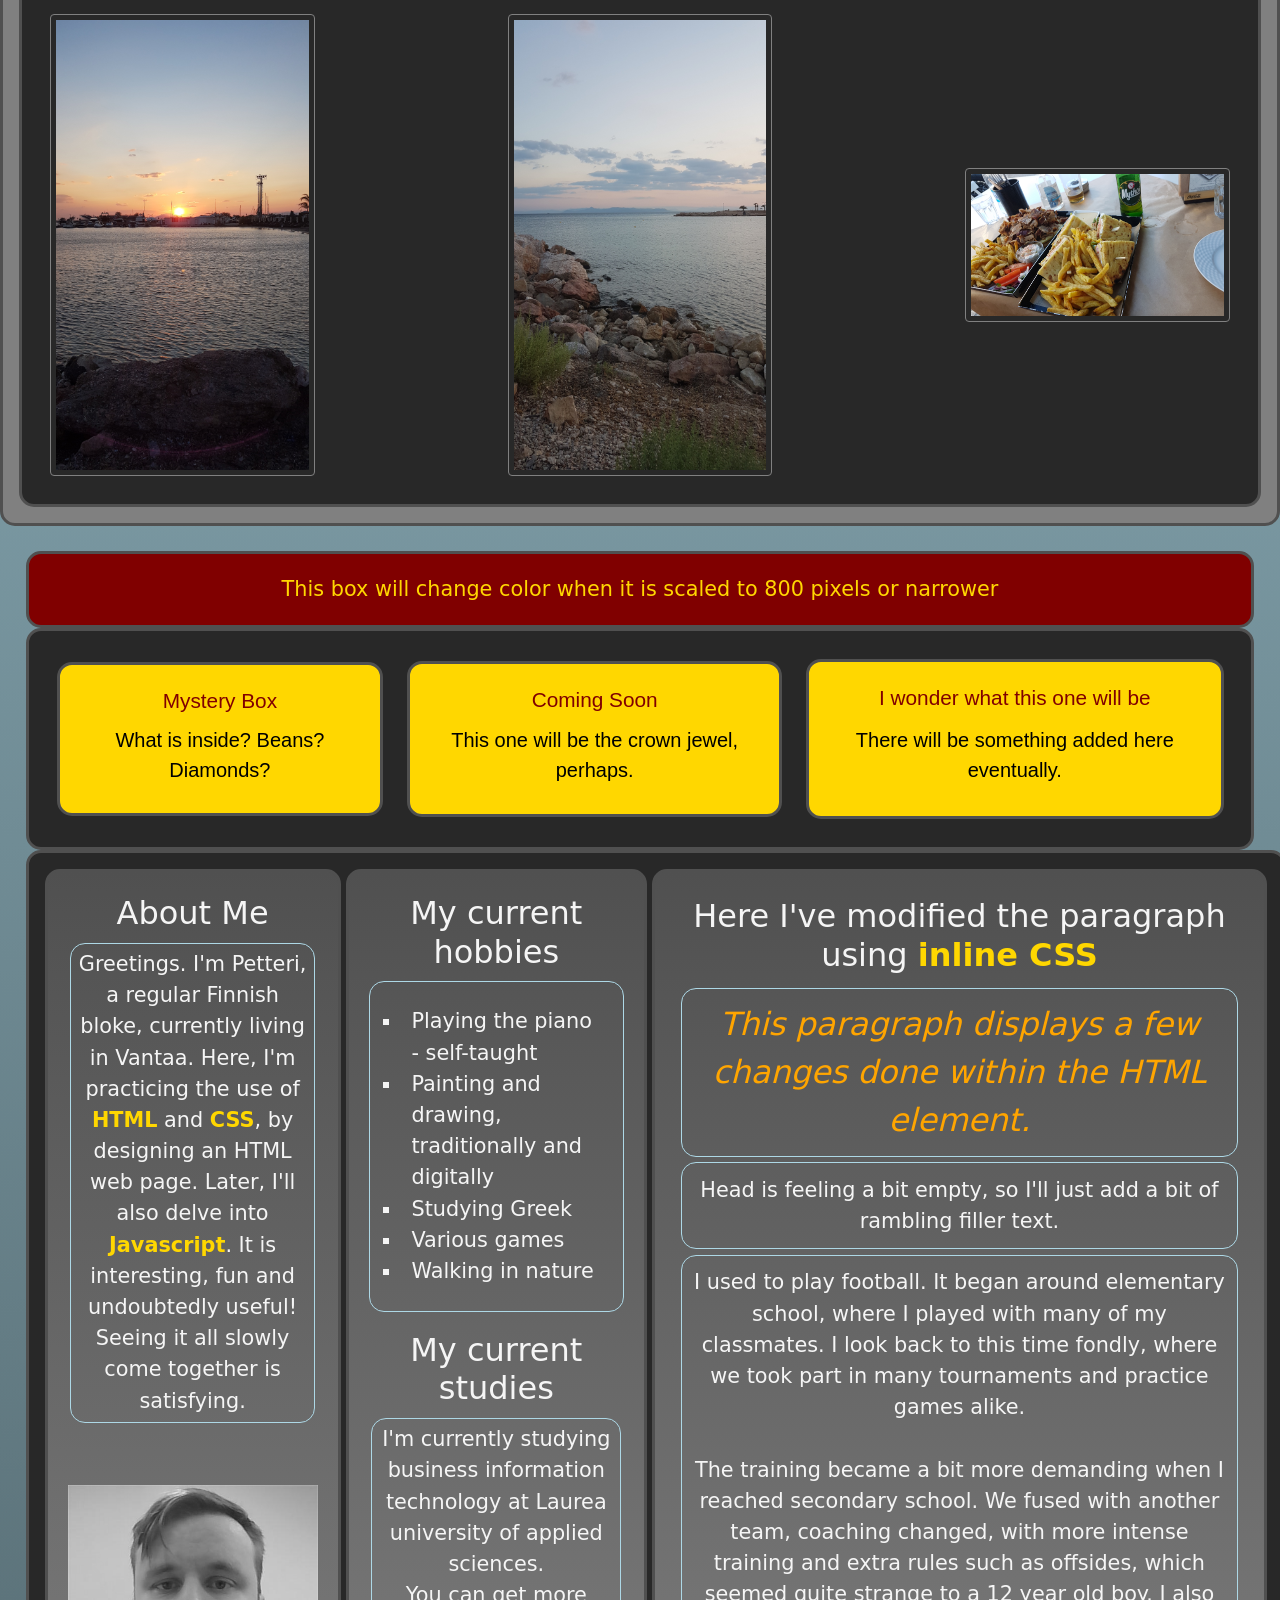
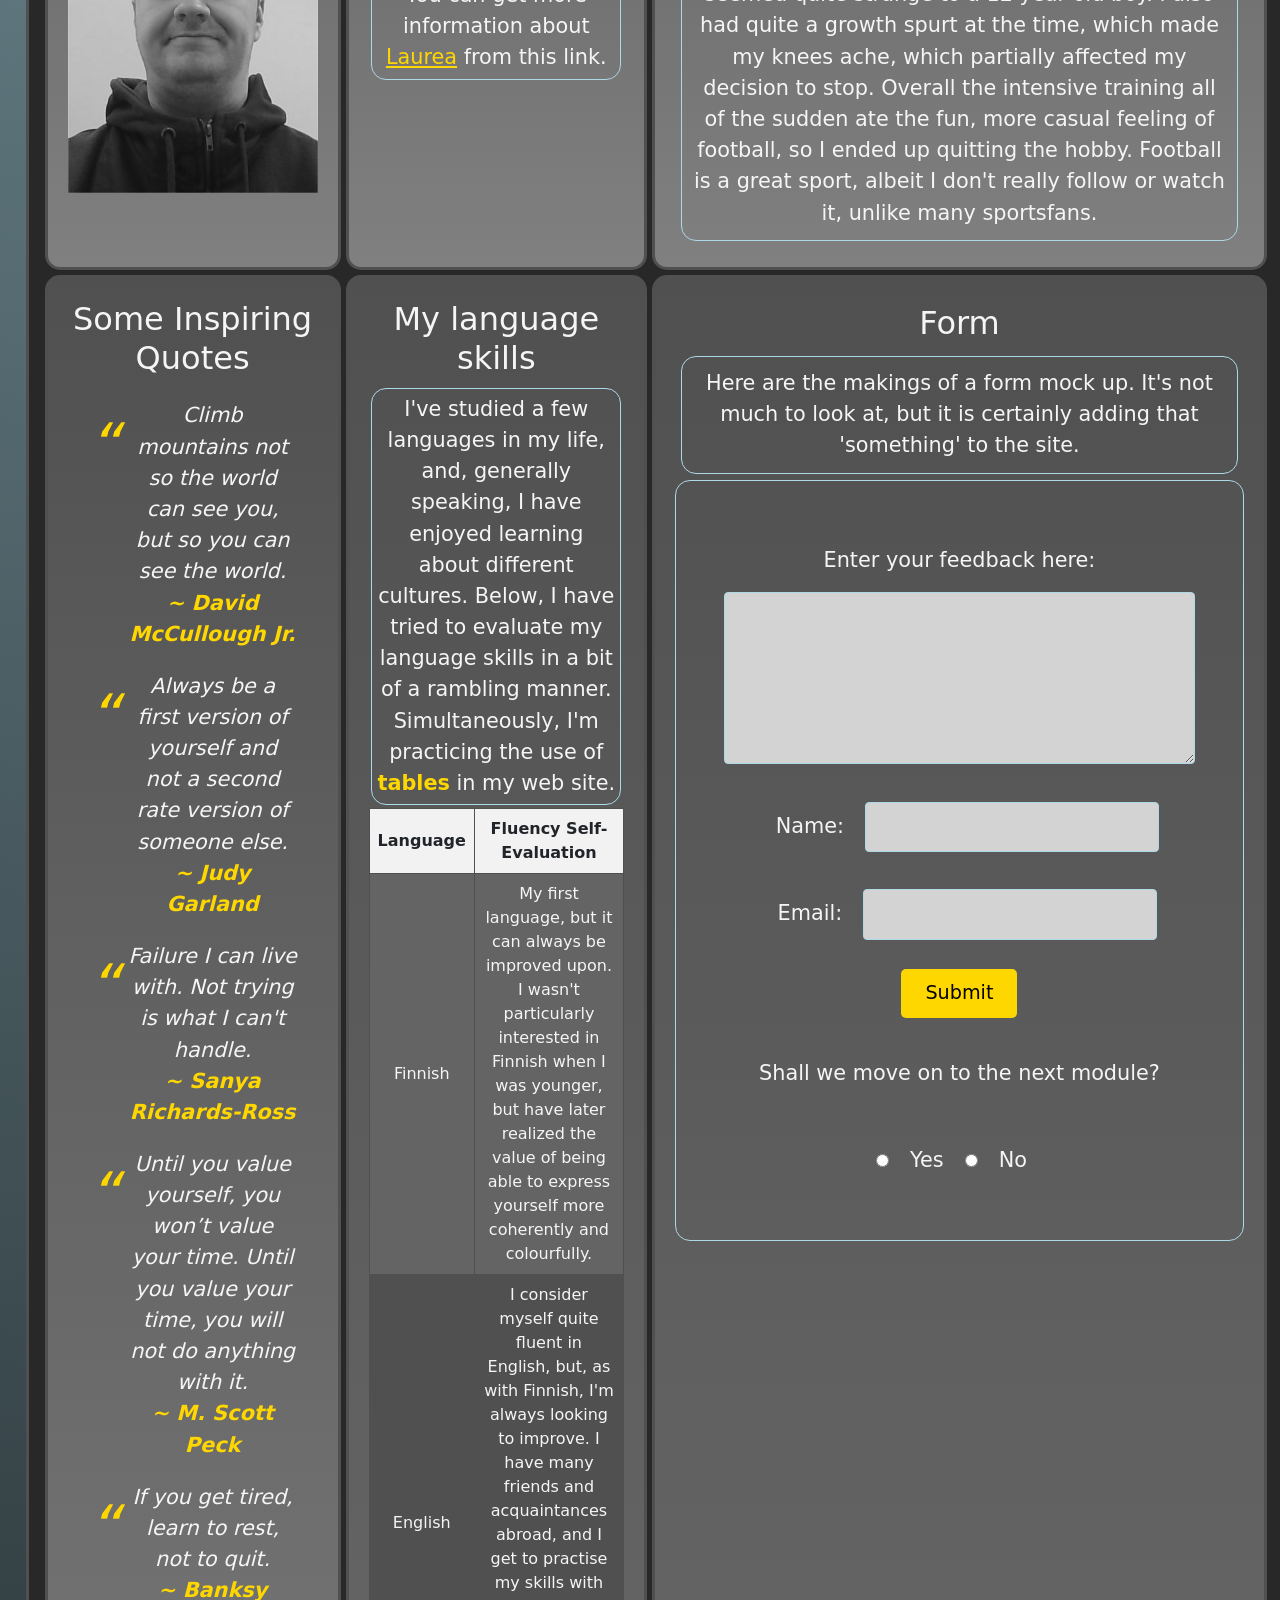
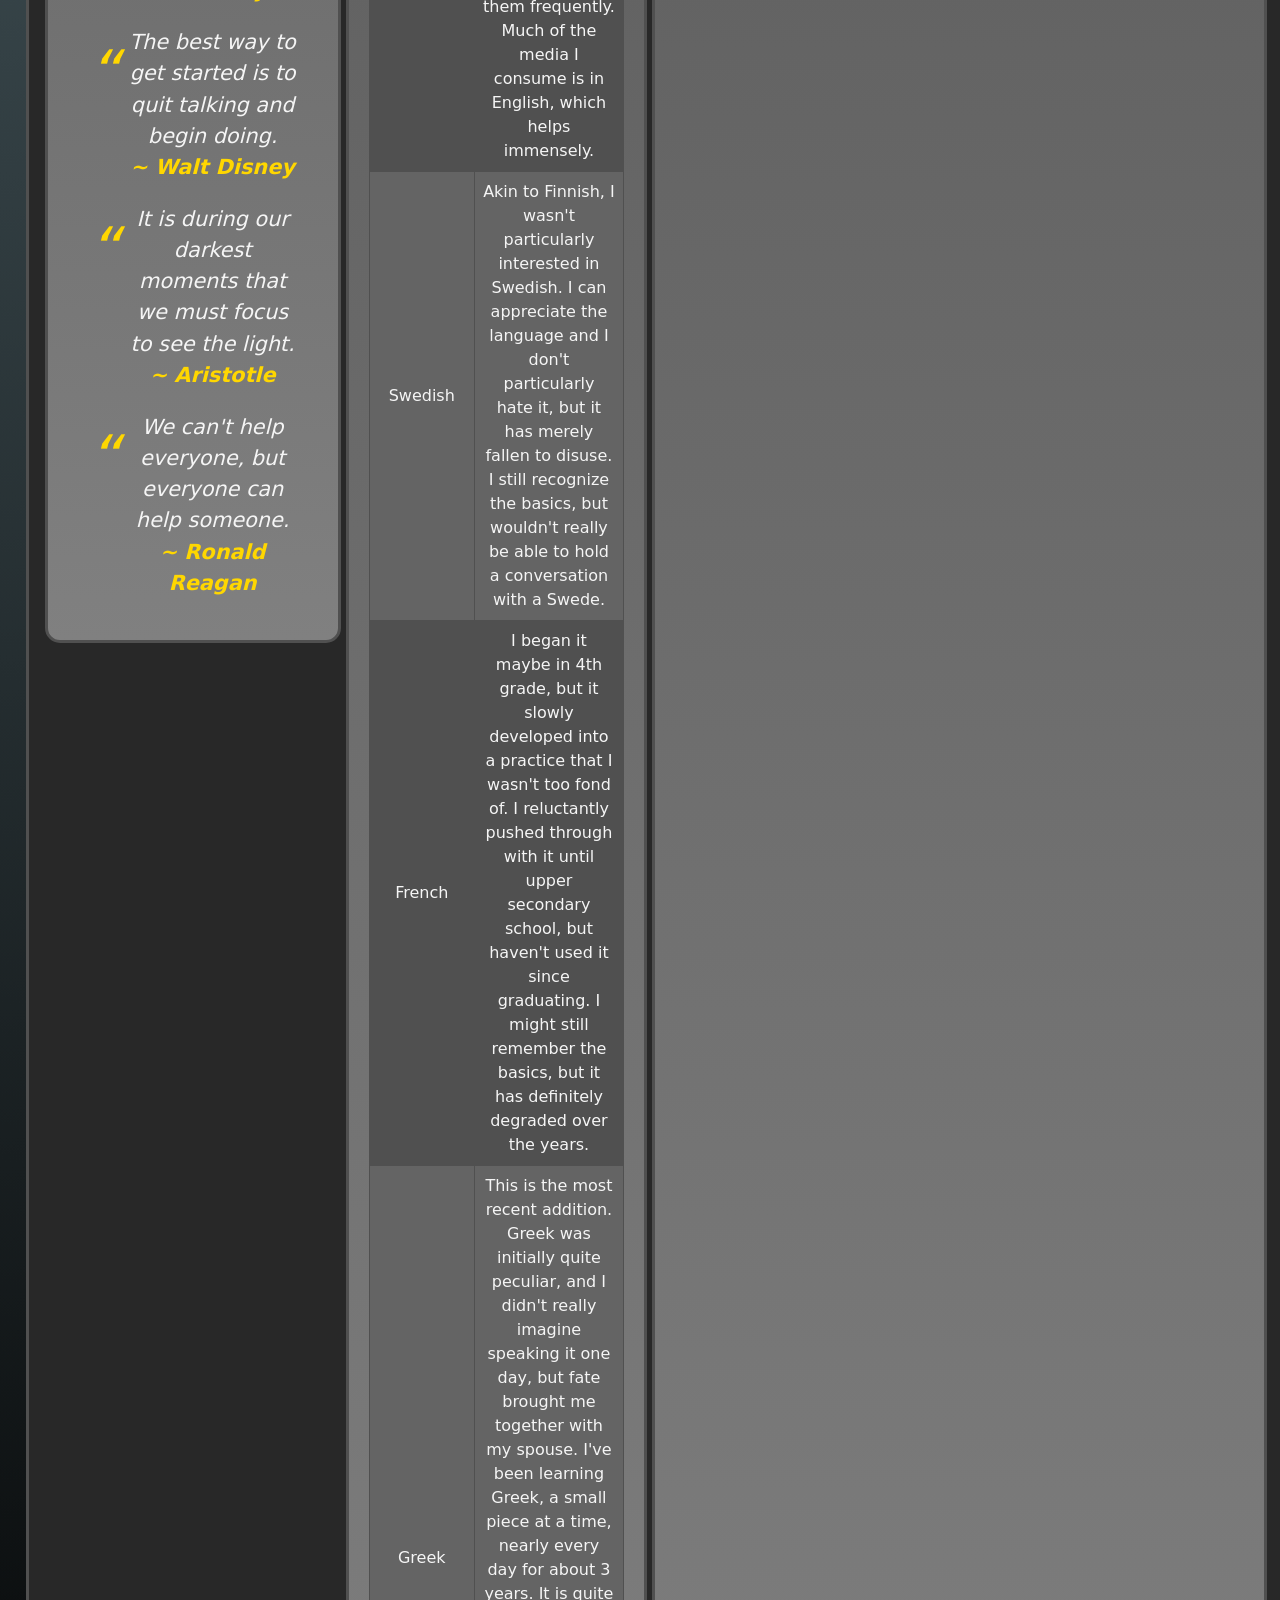
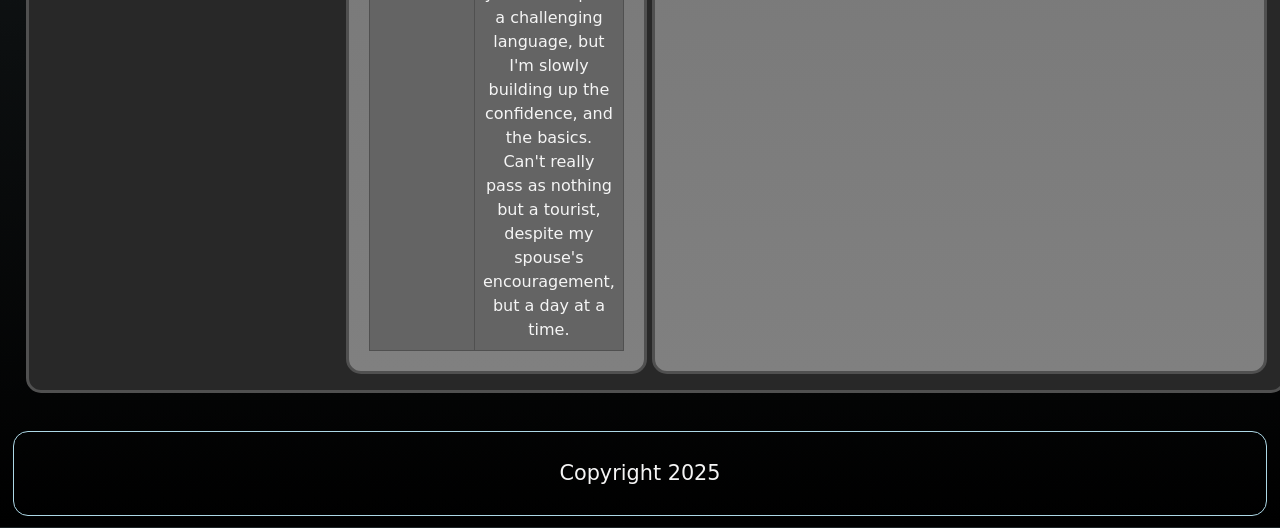
<file: WS06_Bootstrap/index.html>
﻿<!DOCTYPE html>
<html lang="en-US">

<head>
  <meta charset="UTF-8" />
  <meta name="viewport" content="width=device-width, initial-scale=1.0" />
  <title>My First Web Page</title>

  <!-- Bootstrap CSS -->
  <link href="https://cdn.jsdelivr.net/npm/bootstrap@5.3.0/dist/css/bootstrap.min.css" rel="stylesheet" />
  <!-- My Custom CSS-->
  <link rel="stylesheet" href="styles.css" />
</head>

<!--Page Contents-->

<body>
  <!--Header of the Page-->

  <header>
    <h1>Welcome to my first web page!</h1>

    <nav class="navbar navbar-expand-lg navbar-light bg-light">
      <div class="container-fluid">
        <a class="navbar-brand" href="#">Navbar</a>
        <button class="navbar-toggler" type="button" data-bs-toggle="collapse" data-bs-target="#navbarNav"
          aria-controls="navbarNav" aria-expanded="false" aria-label="Toggle navigation">
          <span class="navbar-toggler-icon"></span>
        </button>
        <div class="collapse navbar-collapse" id="navbarNav">
          <ul class="navbar-nav">
            <li class="nav-item">
              <a class="nav-link active" aria-current="page" href="#">Home</a>
            </li>
            <li class="nav-item">
              <a class="nav-link" href="#">About</a>
            </li>
            <li class="nav-item">
              <a class="nav-link" href="#">Contact</a>
            </li>
          </ul>
        </div>
      </div>
    </nav>

    <nav class="responsive-nav">
      <button class="menu-toggle">☰ Menu</button>
      <ul class="nav-list">
        <li><a href="#about">About Me</a></li>
        <li><a href="#quotes">Inspiring Quotes</a></li>
        <li>
          <a href="#contact">Contact (<i>no functionality at the moment</i>)</a>
        </li>
      </ul>
    </nav>
  </header>

  <!--Responsive Container Div-->

  <div class="responsive-container">
    <div class="column">A little bit of Column A</div>
    <div class="column">A little bit of Column B</div>
  </div>

  <!--BOOTSTRAP SECTION-->

  <div>
    <h3 class="heading">Bootstrap Related</h3>
    <!--Bootstrap Button-->
    <button class="btn btn-primary">Click Me</button>

    <!-- Bootstrap Grid Layout-->
    <div class="container">
      <div class="row">
        <div type=bsdiv class="col-md-4 col-12">Bootstrap</div>
        <div type=bsdiv class="col-md-4 col-12">Seems useful</div>
        <div type=bsdiv class="col-md-4 col-12">But I have to look into it a bit more.</div>
      </div>
    </div>

  
    <!-- Bootstrap Alert-->
    <div class="alert alert-warning" role="alert">
      This is a warning alert—check it out!
    </div>
  </div>

 <!-- Bootstrap Card-->

    <div class="card" style="width: 18rem;">
      <img src="styles/images/Perhonen.jpg" class="card-img-top" alt="Perhonen">
      <div class="card-body">
        <h5 class="card-title">Butterfly</h5>
        <p class="card-text">Papilio machaon, Suomussalmi</p>
        <a href="#" class="btn btn-primary">Learn More</a>
      </div>
    </div>

  <!--Vacation Photos-->
  <div>
    <h3 class="heading">Vacation Photos</h3>
    <div class="flex-container">
      <img title="Vacation photo - Sunset in Glyfáda, Greece, 8/2022." src="styles/images/Kreikan Lomakuva 1 2022.jpg"
        alt="Sunset" class="responsive-image" />

      <img title="Vacation photo - Sea view in Glyfáda, Greece, 8/2022." src="styles/images/Kreikan Lomakuva 2 2022.jpg"
        alt="Mediterranean sea" class="responsive-image" />

      <img title="Vacation photo - Gyros and club sandwich in Glyfáda, Greece, 8/2022."
        src="styles/images/Kreikan Lomakuva 3 2022.jpeg" alt="Gyros and club sandwich" class="responsive-image" />
    </div>

    
  </div>

  <!--Flex Boxes-->

  <main>
    <div class="responsive-box">
      This box will change color when it is scaled to 800 pixels or narrower
    </div>

    <div class="flex-container">
      <div class="box">
        Mystery Box
        <p>What is inside? Beans? Diamonds?</p>
      </div>
      <div class="box">
        Coming Soon
        <p>This one will be the crown jewel, perhaps.</p>
      </div>
      <div class="box">
        I wonder what this one will be
        <p>There will be something added here eventually.</p>
      </div>
    </div>

    <div class="grid-container">
      <div class="grid-item">
        <!--About Me-->

        <section id="about">
          <h2 class="heading">About Me</h2>
          <p>
            Greetings. I'm Petteri, a regular Finnish bloke, currently living
            in Vantaa. Here, I'm practicing the use of <b>HTML</b> and
            <b>CSS</b>, by designing an HTML web page. Later, I'll also delve
            into <b>Javascript</b>. It is interesting, fun and undoubtedly
            useful! Seeing it all slowly come together is satisfying.
          </p>
        </section>

        <!--The animated "Eyeball watching over the site. Don't be spooked.-->

        <div class="animation-box">
          <div class="iris">
            <div class="pupil"></div>
          </div>
        </div>

        <!--Picture-->

        <figure>
          <img title="That's me, Petteri." src="styles/images/PE_Image.jpg" alt="Petteri Elf."
            style="width: 250px; height: auto" class="filter-image" />
        </figure>
      </div>

      <!--List of Hobbies-->

      <div class="grid-item">
        <h2 class="heading">My current hobbies</h2>

        <ul class="pseudo-list" style="list-style-type: square">
          <li>Playing the piano - self-taught</li>
          <li>Painting and drawing, traditionally and digitally</li>
          <li>Studying Greek</li>
          <li>Various games</li>
          <li>Walking in nature</li>
        </ul>

        <!--Hyperlink-->

        <h3 class="heading">My current studies</h3>
        <nav>
          <p>
            I'm currently studying business information technology at Laurea
            university of applied sciences.<br />
            You can get more information about
            <a href="https://www.laurea.fi/en/">Laurea</a> from this link.
          </p>
        </nav>
      </div>

      <!--Inline CSS Example-->

      <div class="grid-item">
        <h3 class="heading">
          Here I've modified the paragraph using <b>inline CSS</b>
        </h3>
        <p style="color: orange; font-size: 2em; font-style: italic">
          This paragraph displays a few changes done within the HTML element.
        </p>
        <p>
          Head is feeling a bit empty, so I'll just add a bit of rambling
          filler text.
        </p>
        <p>
          I used to play football. It began around elementary school, where I
          played with many of my classmates. I look back to this time fondly,
          where we took part in many tournaments and practice games alike.
          <br /><br />The training became a bit more demanding when I reached
          secondary school. We fused with another team, coaching changed, with
          more intense training and extra rules such as offsides, which seemed
          quite strange to a 12 year old boy. I also had quite a growth spurt
          at the time, which made my knees ache, which partially affected my
          decision to stop. Overall the intensive training all of the sudden
          ate the fun, more casual feeling of football, so I ended up quitting
          the hobby. Football is a great sport, albeit I don't really follow
          or watch it, unlike many sportsfans.
        </p>
      </div>

      <!--Blockquotes-->
      <section id="quotes">
        <div class="grid-item">
          <h3 class="heading">Some Inspiring Quotes</h3>
          <blockquote class="quote">
            Climb mountains not so the world can see you, but so you can see
            the world. <br />
            <b>~ David McCullough Jr.</b>
          </blockquote>
          <blockquote class="quote">
            Always be a first version of yourself and not a second rate
            version of someone else. <br />
            <b>~ Judy Garland</b>
          </blockquote>
          <blockquote class="quote">
            Failure I can live with. Not trying is what I can't handle. <br />
            <b>~ Sanya Richards-Ross</b>
          </blockquote>
          <blockquote class="quote">
            Until you value yourself, you won’t value your time. Until you
            value your time, you will not do anything with it.<br />
            <b>~ M. Scott Peck</b>
          </blockquote>
          <blockquote class="quote">
            If you get tired, learn to rest, not to quit. <br />
            <b>~ Banksy</b>
          </blockquote>
          <blockquote class="quote">
            The best way to get started is to quit talking and begin doing.
            <br />
            <b>~ Walt Disney</b>
          </blockquote>
          <blockquote class="quote">
            It is during our darkest moments that we must focus to see the
            light.<br />
            <b>~ Aristotle</b>
          </blockquote>
          <blockquote class="quote">
            We can't help everyone, but everyone can help someone.<br />
            <b>~ Ronald Reagan</b>
          </blockquote>
        </div>
      </section>
      <!--A Table-->

      <div class="grid-item">
        <h3 class="heading">My language skills</h3>
        <p>
          I've studied a few languages in my life, and, generally speaking, I
          have enjoyed learning about different cultures. Below, I have tried
          to evaluate my language skills in a bit of a rambling manner.
          Simultaneously, I'm practicing the use of <b>tables</b> in my web
          site.
          <br />
        </p>
        <table class="pseudo-list">
          <tr>
            <th>Language</th>
            <th>Fluency Self-Evaluation</th>
          </tr>
          <tr>
            <td>Finnish</td>
            <td>
              My first language, but it can always be improved upon. I wasn't
              particularly interested in Finnish when I was younger, but have
              later realized the value of being able to express yourself more
              coherently and colourfully.
            </td>
          </tr>
          <tr>
            <td>English</td>
            <td>
              I consider myself quite fluent in English, but, as with Finnish,
              I'm always looking to improve. I have many friends and
              acquaintances abroad, and I get to practise my skills with them
              frequently. Much of the media I consume is in English, which
              helps immensely.
            </td>
          </tr>
          <tr>
            <td>Swedish</td>
            <td>
              Akin to Finnish, I wasn't particularly interested in Swedish. I
              can appreciate the language and I don't particularly hate it,
              but it has merely fallen to disuse. I still recognize the
              basics, but wouldn't really be able to hold a conversation with
              a Swede.
            </td>
          </tr>
          <tr>
            <td>French</td>
            <td>
              I began it maybe in 4th grade, but it slowly developed into a
              practice that I wasn't too fond of. I reluctantly pushed through
              with it until upper secondary school, but haven't used it since
              graduating. I might still remember the basics, but it has
              definitely degraded over the years.
            </td>
          </tr>
          <tr>
            <td>Greek</td>
            <td>
              This is the most recent addition. Greek was initially quite
              peculiar, and I didn't really imagine speaking it one day, but
              fate brought me together with my spouse. I've been learning
              Greek, a small piece at a time, nearly every day for about 3
              years. It is quite a challenging language, but I'm slowly
              building up the confidence, and the basics. Can't really pass as
              nothing but a tourist, despite my spouse's encouragement, but a
              day at a time.
            </td>
          </tr>
        </table>
      </div>

      <!--A Form-->

      <div class="grid-item">
        <h3 class="heading">Form</h3>
        <p>
          Here are the makings of a form mock up. It's not much to look at,
          but it is certainly adding that 'something' to the site.
        </p>
        <form>
          <label for="feedback">Enter your feedback here:</label><br />
          <textarea name="feedback" rows="5" cols="40" id="feedback"></textarea>
          <br /><br />
          <label for="name">Name:</label>
          <input type="text" id="name" name="name" placeholder="John Smith" /><br /><br />

          <label for="email">Email:</label>
          <input type="text" id="email" name="email" placeholder="john.smith@email.com" /><br /><br />

          <input type="submit" value="Submit" /><br /><br />

          <label>Shall we move on to the next module?</label><br /><br />
          <input type="radio" name="replyanswer" value="Yes" />
          <label>Yes</label>

          <input type="radio" name="replyanswer" value="No" />
          <label>No</label>
        </form>
      </div>
    </div>
  </main>
  <footer>
    <p>Copyright 2025</p>
  </footer>
  <!-- Bootstrap JavaScript (place before closing </body> tag) -->
  <script src="https://cdn.jsdelivr.net/npm/bootstrap@5.3.0/dist/js/bootstrap.bundle.min.js"></script>
</body>

</html>
</file>
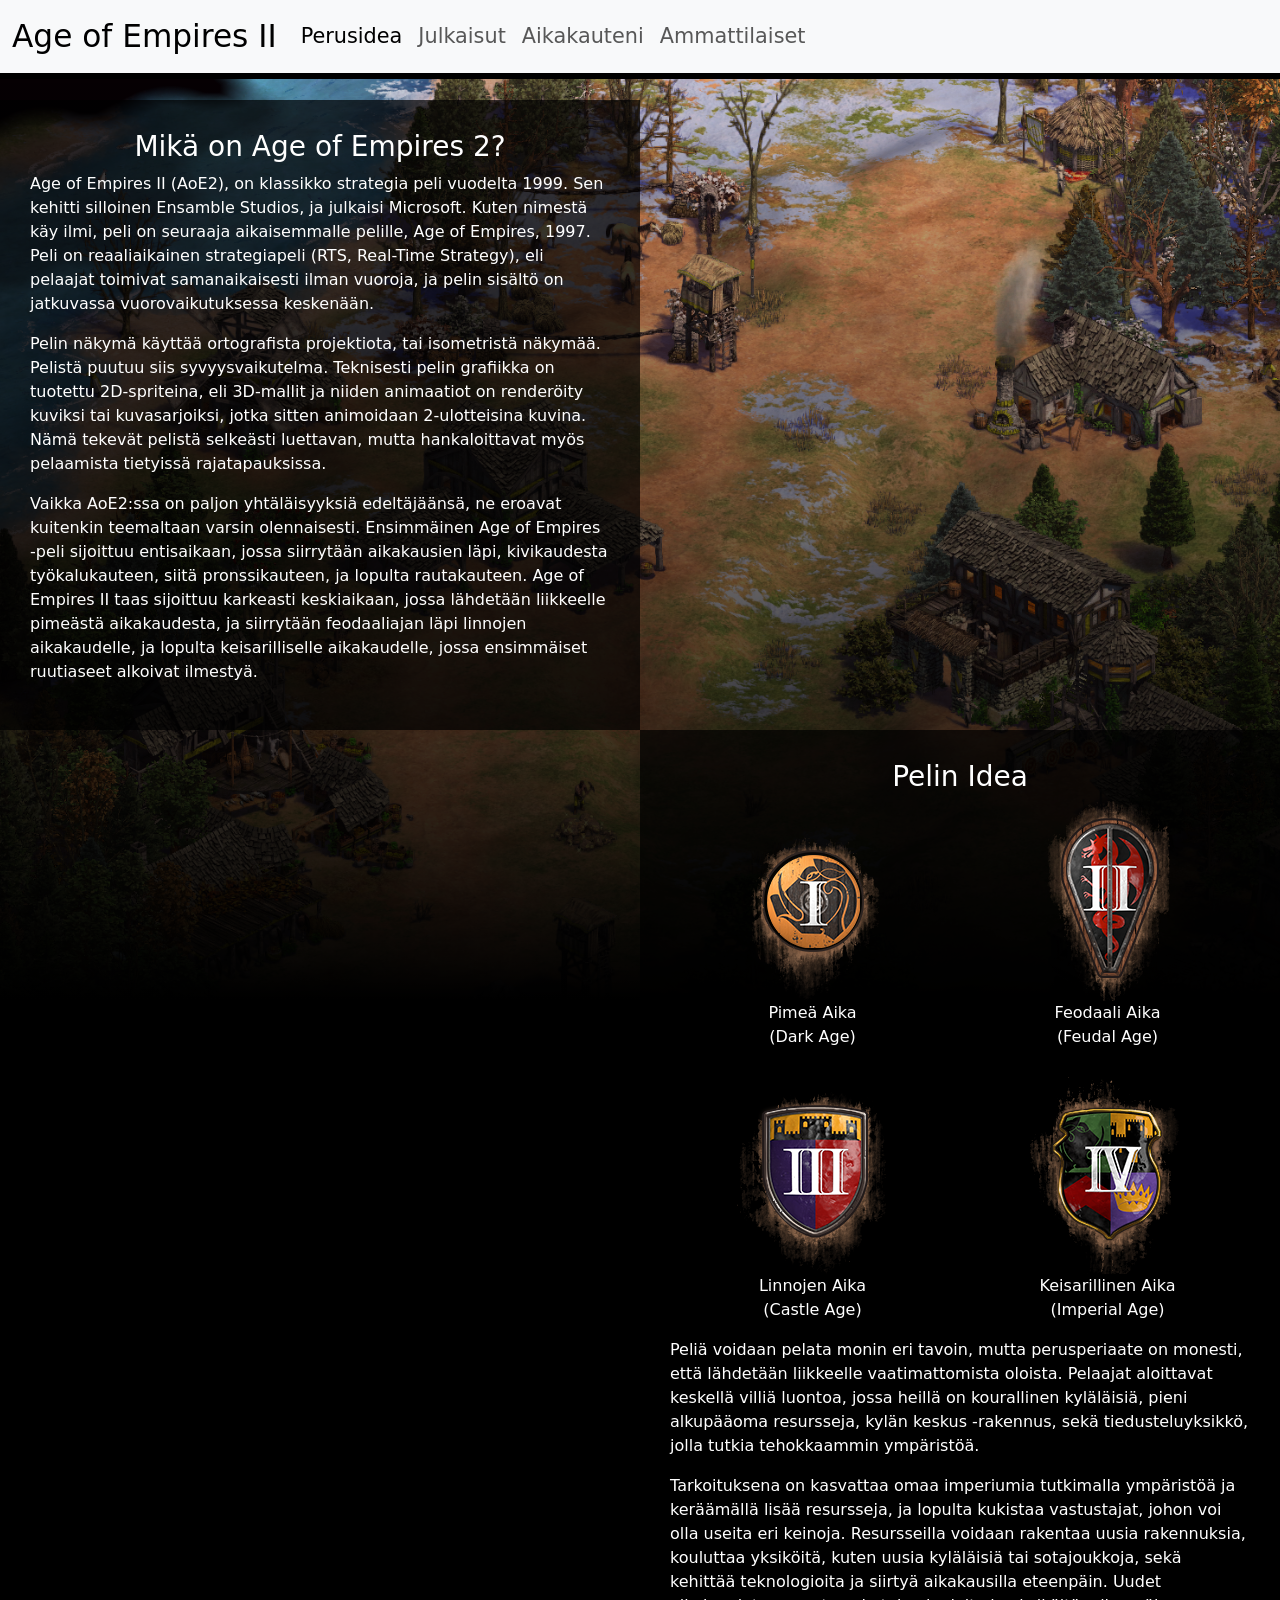
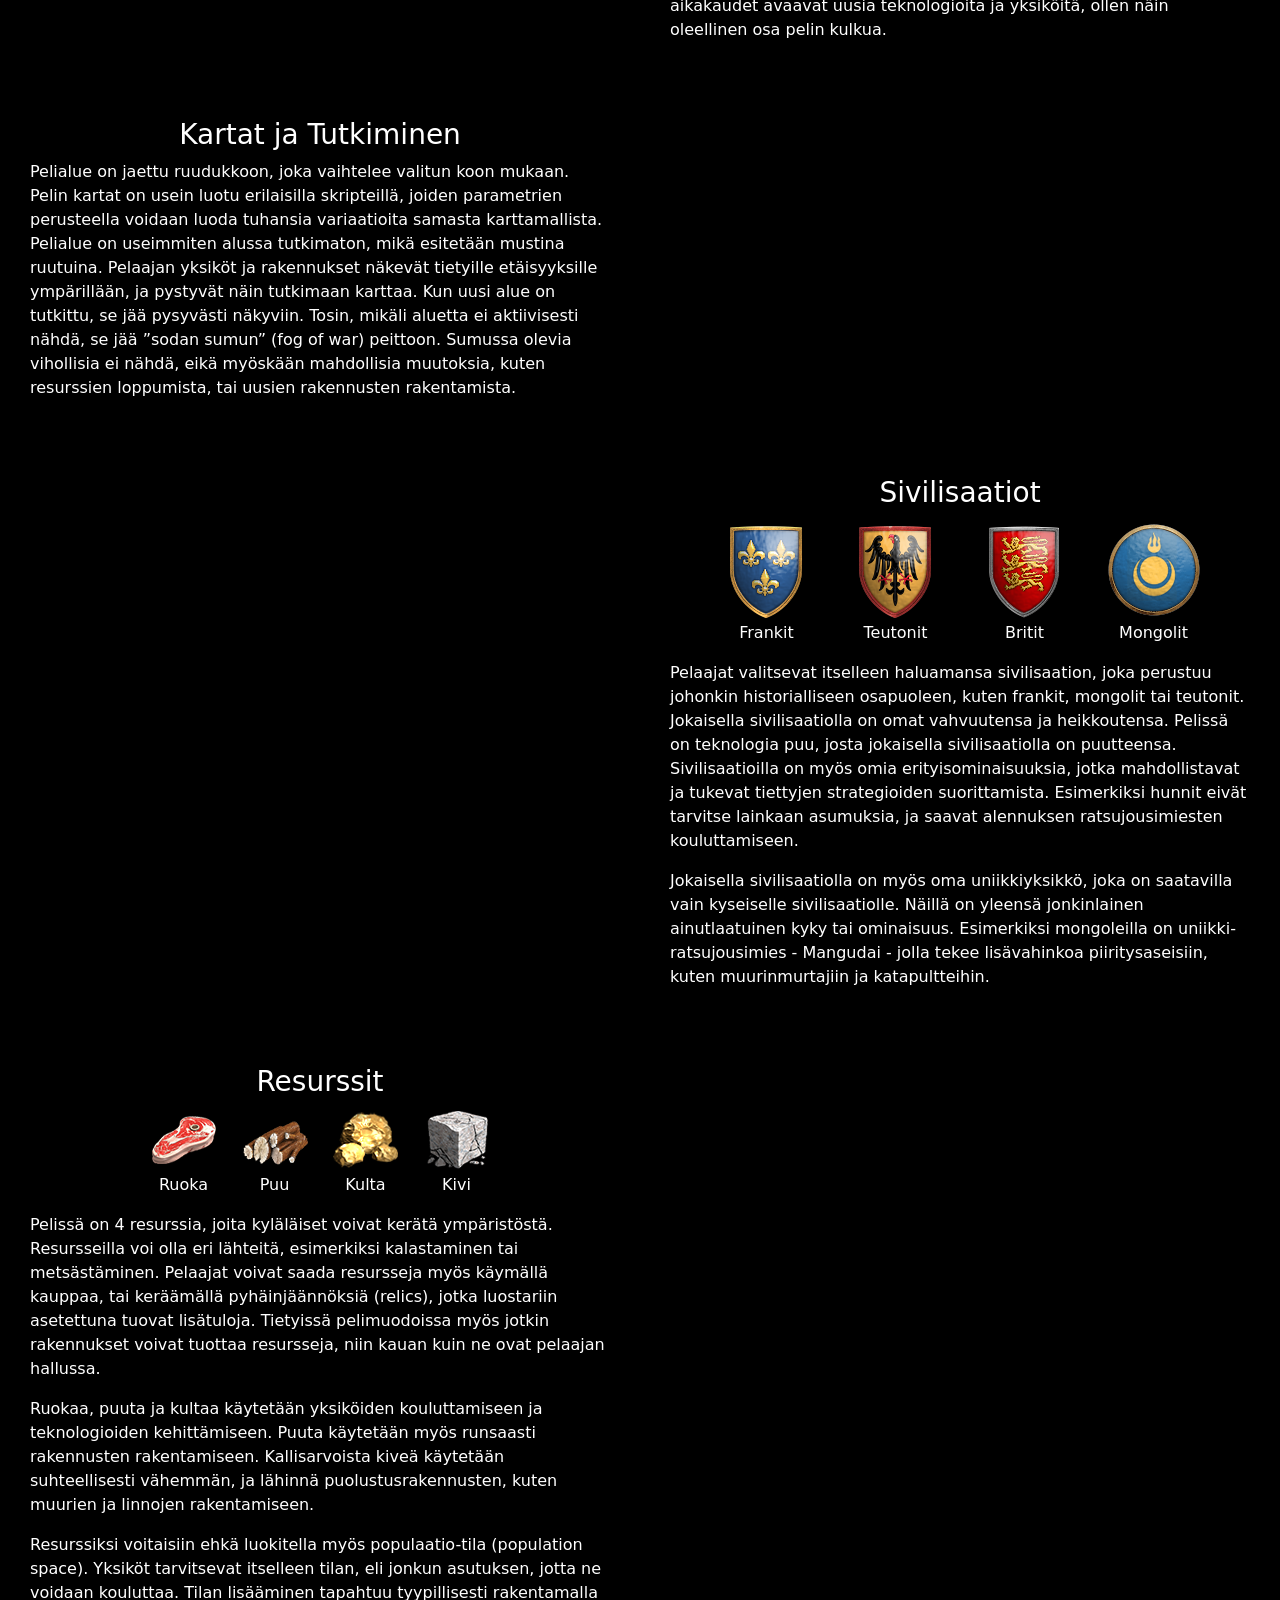
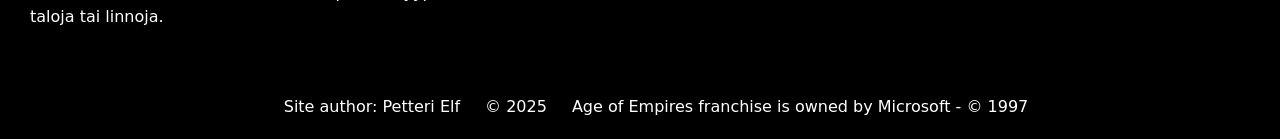
<file: WS07_Projektityo/index.html>
﻿<!DOCTYPE html>
<html lang="fi">

<head>
    <meta charset="UTF-8">
    <meta name="viewport" content="width=device-width, initial-scale=1.0">
    <!--Website Title-->
    <title>Age of Empires 2 Esiteltynä</title>

    <!-- Bootstrap CSS -->
    <link href="https://cdn.jsdelivr.net/npm/bootstrap@5.3.0/dist/css/bootstrap.min.css" rel="stylesheet">
    <!-- My Custom CSS-->
    <link rel="stylesheet" href="styles.css">
</head>

<!--############### BODY: Holds all the content that is seen on the web page. ###################-->

<body>
    <!--############### HEADER: At the top of the page. Contains Navigation bar ###############-->
    <header>

        <!--Navigation: Allows traversing through the different pages of the site.-->
        <nav class="navbar navbar-expand-lg bg-body-tertiary">
            <div class="container-fluid">
                <a class="navbar-brand" href="#">Age of Empires II</a>
                <button class="navbar-toggler" type="button" data-bs-toggle="collapse" data-bs-target="#navbarNav"
                    aria-controls="navbarNav" aria-expanded="false" aria-label="Toggle navigation">
                    <span class="navbar-toggler-icon"></span>
                </button>
                <div class="collapse navbar-collapse" id="navbarNav">
                    <ul class="navbar-nav">
                        <li class="nav-item">
                            <a class="nav-link active" aria-current="page" href="index.html">Perusidea</a>
                        </li>
                        <li class="nav-item">
                            <a class="nav-link" href="page2.html">Julkaisut</a>
                        </li>
                        <li class="nav-item">
                            <a class="nav-link" href="page3.html">Aikakauteni</a>
                        </li>
                        <li class="nav-item">
                            <a class="nav-link" href="page4.html">Ammattilaiset</a>
                        </li>
                    </ul>
                </div>
            </div>
        </nav>

        <!--Scroll Watcher: Shows the relative scrolling towards the bottom, at the top of the page.-->
        <div class="scroll-watcher-container">
            <div class="scroll-watcher">
            </div>
        </div>
    </header>

    <!--############### MAIN: The main content goes in here. ###################-->
    <main>
        <div class="grid-container">
            <div class="grid-item">
                <h3>Mikä on Age of Empires 2?</h3>
                    <p>Age of Empires II (AoE2), on klassikko
                        strategia peli vuodelta 1999. Sen kehitti
                        silloinen Ensamble Studios, ja julkaisi
                        Microsoft. Kuten nimestä käy ilmi, peli on
                        seuraaja aikaisemmalle pelille,
                        Age of Empires, 1997. Peli on
                        reaaliaikainen strategiapeli (RTS,
                        Real-Time Strategy), eli pelaajat
                        toimivat samanaikaisesti ilman vuoroja,
                        ja pelin sisältö on jatkuvassa vuorovaikutuksessa
                        keskenään.</p>
                    <p>Pelin näkymä käyttää ortografista projektiota, tai
                        isometristä näkymää. Pelistä puutuu siis
                        syvyysvaikutelma. Teknisesti pelin grafiikka
                        on tuotettu 2D-spriteina, eli 3D-mallit ja
                        niiden animaatiot on renderöity kuviksi tai
                        kuvasarjoiksi, jotka sitten animoidaan
                        2-ulotteisina kuvina. Nämä tekevät pelistä
                        selkeästi luettavan, mutta hankaloittavat
                        myös pelaamista tietyissä rajatapauksissa. </p>
                    <p>Vaikka AoE2:ssa on paljon yhtäläisyyksiä edeltäjäänsä,
                        ne eroavat kuitenkin teemaltaan varsin olennaisesti.
                        Ensimmäinen Age of Empires -peli sijoittuu
                        entisaikaan, jossa siirrytään aikakausien läpi,
                        kivikaudesta työkalukauteen, siitä pronssikauteen,
                        ja lopulta rautakauteen. Age of Empires II taas
                        sijoittuu karkeasti keskiaikaan, jossa lähdetään
                        liikkeelle pimeästä aikakaudesta, ja siirrytään
                        feodaaliajan läpi linnojen aikakaudelle, ja lopulta
                        keisarilliselle aikakaudelle, jossa ensimmäiset
                        ruutiaseet alkoivat ilmestyä. </p>
            </div>
            <div class="grid-item inv"></div>
            <div class="grid-item inv"></div>
            <div class="grid-item" id="big-icons">
                <h3>Pelin Idea</h3>
                <ul>
                    <li><img src="styles/images/techtree_dark_age.png" alt="dark age">Pimeä Aika <br> (Dark Age)</li>
                    <li><img src="styles/images/techtree_feudal_age.png" alt="feudal age">Feodaali Aika <br> (Feudal Age)</li>
                    <li><img src="styles/images/techtree_castle_age.png" alt="castle age">Linnojen Aika <br> (Castle Age)</li>
                    <li><img src="styles/images/techtree_imperial_age.png" alt="imperial age">Keisarillinen Aika <br> (Imperial Age)</li>
                </ul>
                <p>Peliä voidaan pelata monin eri tavoin, mutta
                    perusperiaate on monesti, että lähdetään liikkeelle vaatimattomista
                    oloista. Pelaajat aloittavat keskellä villiä luontoa,
                    jossa heillä on kourallinen
                    kyläläisiä, pieni alkupääoma resursseja,
                    kylän keskus -rakennus, sekä tiedusteluyksikkö,
                    jolla tutkia tehokkaammin ympäristöä. </p>
                <p>Tarkoituksena on kasvattaa omaa imperiumia tutkimalla
                    ympäristöä ja keräämällä lisää resursseja,
                    ja lopulta kukistaa vastustajat, johon voi olla
                    useita eri keinoja. Resursseilla voidaan rakentaa uusia
                    rakennuksia, kouluttaa yksiköitä, kuten uusia
                    kyläläisiä tai sotajoukkoja, sekä kehittää
                    teknologioita ja siirtyä aikakausilla eteenpäin.
                    Uudet aikakaudet avaavat uusia teknologioita ja yksiköitä,
                    ollen näin oleellinen osa pelin kulkua. </p>
            </div>
            <div class="grid-item">
                <h3>Kartat ja Tutkiminen</h3>
                <p>Pelialue on jaettu ruudukkoon, joka vaihtelee valitun
                    koon mukaan. Pelin kartat on usein luotu erilaisilla
                    skripteillä, joiden parametrien perusteella voidaan
                    luoda tuhansia variaatioita samasta karttamallista.
                    Pelialue on useimmiten alussa tutkimaton, mikä
                    esitetään mustina ruutuina. Pelaajan yksiköt ja
                    rakennukset näkevät tietyille etäisyyksille
                    ympärillään, ja pystyvät näin tutkimaan karttaa.
                    Kun uusi alue on tutkittu, se jää pysyvästi näkyviin.
                    Tosin, mikäli aluetta ei aktiivisesti nähdä,
                    se jää ”sodan sumun” (fog of war) peittoon.
                    Sumussa olevia vihollisia ei nähdä, eikä myöskään
                    mahdollisia muutoksia, kuten resurssien loppumista,
                    tai uusien rakennusten rakentamista.</p>
            </div>
            
            <div class="grid-item inv"></div>
            <div class="grid-item inv"></div>
            
            <div class="grid-item">
                <h3>Sivilisaatiot</h3>
                <ul>
                    <li><img src="styles/images/franks.png" alt="franks">Frankit</li>
                    <li><img src="styles/images/teutons.png" alt="teutons">Teutonit</li>
                    <li><img src="styles/images/britons.png" alt=" britons">Britit</li>
                    <li><img src="styles/images/mongols.png" alt="mongols">Mongolit</li>
                </ul>
                <p>Pelaajat valitsevat itselleen haluamansa sivilisaation,
                    joka perustuu johonkin historialliseen osapuoleen,
                    kuten frankit, mongolit tai teutonit. Jokaisella
                    sivilisaatiolla on omat vahvuutensa ja heikkoutensa.
                    Pelissä on teknologia puu, josta jokaisella
                    sivilisaatiolla on puutteensa. Sivilisaatioilla on
                    myös omia erityisominaisuuksia, jotka mahdollistavat
                    ja tukevat tiettyjen strategioiden suorittamista.
                    Esimerkiksi hunnit eivät tarvitse lainkaan asumuksia,
                    ja saavat alennuksen ratsujousimiesten kouluttamiseen.</p>
                <p>Jokaisella sivilisaatiolla on myös oma uniikkiyksikkö,
                    joka on saatavilla vain kyseiselle sivilisaatiolle.
                    Näillä on yleensä jonkinlainen ainutlaatuinen kyky
                    tai ominaisuus. Esimerkiksi mongoleilla on
                    uniikki-ratsujousimies - Mangudai - jolla tekee
                    lisävahinkoa piiritysaseisiin, kuten muurinmurtajiin
                    ja katapultteihin. </p>
            </div>
            <div class="grid-item">
                <h3>Resurssit</h3>
                <ul>
                    <li><img src="styles/images/food.png" alt="food">Ruoka</li>
                    <li><img src="styles/images/wood.png" alt="wood">Puu</li>
                    <li><img src="styles/images/gold.png" alt="gold">Kulta</li>
                    <li><img src="styles/images/stone.png" alt="stone">Kivi</li>
                </ul>
                <p>Pelissä on 4 resurssia, joita kyläläiset voivat kerätä ympäristöstä.
                    Resursseilla voi olla eri lähteitä, esimerkiksi kalastaminen
                    tai metsästäminen. Pelaajat voivat saada resursseja myös käymällä kauppaa, tai keräämällä
                    pyhäinjäännöksiä (relics), jotka luostariin asetettuna tuovat lisätuloja.
                    Tietyissä pelimuodoissa myös jotkin rakennukset voivat
                    tuottaa resursseja, niin kauan kuin ne ovat pelaajan hallussa. </p>
                <p>Ruokaa, puuta ja kultaa käytetään yksiköiden kouluttamiseen
                    ja teknologioiden kehittämiseen. Puuta käytetään myös
                    runsaasti rakennusten rakentamiseen. Kallisarvoista kiveä käytetään
                    suhteellisesti vähemmän, ja lähinnä
                    puolustusrakennusten, kuten muurien ja linnojen
                    rakentamiseen.</p>
                <p>Resurssiksi voitaisiin ehkä luokitella myös
                    populaatio-tila (population space). Yksiköt
                    tarvitsevat itselleen tilan, eli jonkun asutuksen,
                    jotta ne voidaan kouluttaa. Tilan lisääminen tapahtuu tyypillisesti
                    rakentamalla taloja tai linnoja.</p>
            </div>
            <div class="grid-item inv">
            </div>
        </div>

    </main>

    <!--################### FOOTER ###################-->
    <footer>
        <ul>
            <li>Site author: Petteri Elf</li>
            <li>&copy; 2025</li>
            <li>Age of Empires franchise is owned by Microsoft - &copy; 1997</li>
        </ul>
    </footer>

    <!-- Bootstrap JavaScript (place before closing </body> tag) -->
    <script src="https://cdn.jsdelivr.net/npm/bootstrap@5.3.0/dist/js/bootstrap.bundle.min.js"></script>

</body>

</html>
</file>
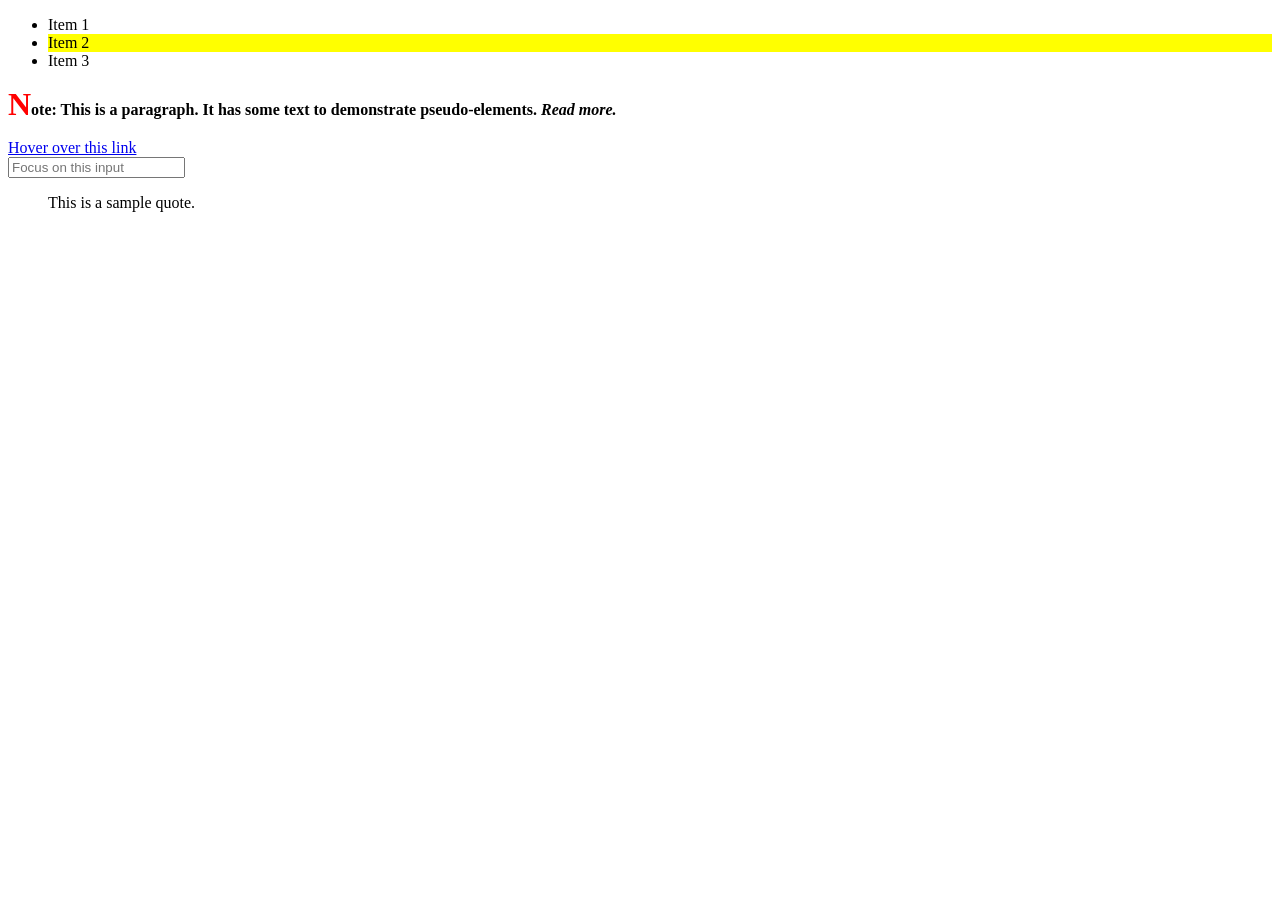
<file: WS03_CSS_Advanced/test.html>
<!DOCTYPE html>
<html lang="en">
<head>
  <meta charset="UTF-8">
  <meta name="viewport" content="width=device-width, initial-scale=1.0">
  <title>CSS Pseudo-Classes and Pseudo-Elements Example</title>
  <style>
    a:hover {
      color: red;
    }
    input:focus {
      border-color: blue;
    }
    li:nth-child(2) {
      background-color: yellow;
    }
    p::before {
      content: "Note: ";
      font-weight: bold;
    }
    p::after {
      content: " Read more.";
      font-style: italic;
    }
    p::first-letter {
      font-size: 2em;
      color: red;
    }
    p::first-line {
      font-weight: bold;
    }
  </style>
</head>
<body>
  <ul>
    <li>Item 1</li>
    <li>Item 2</li>
    <li>Item 3</li>
  </ul>
  <p>This is a paragraph. It has some text to demonstrate pseudo-elements.</p>
  <a href="#">Hover over this link</a>
  <br>
  <input type="text" placeholder="Focus on this input">
  
  <blockquote class="quote">
        This is a sample quote.
      </blockquote>

</body>
</html>
</file>
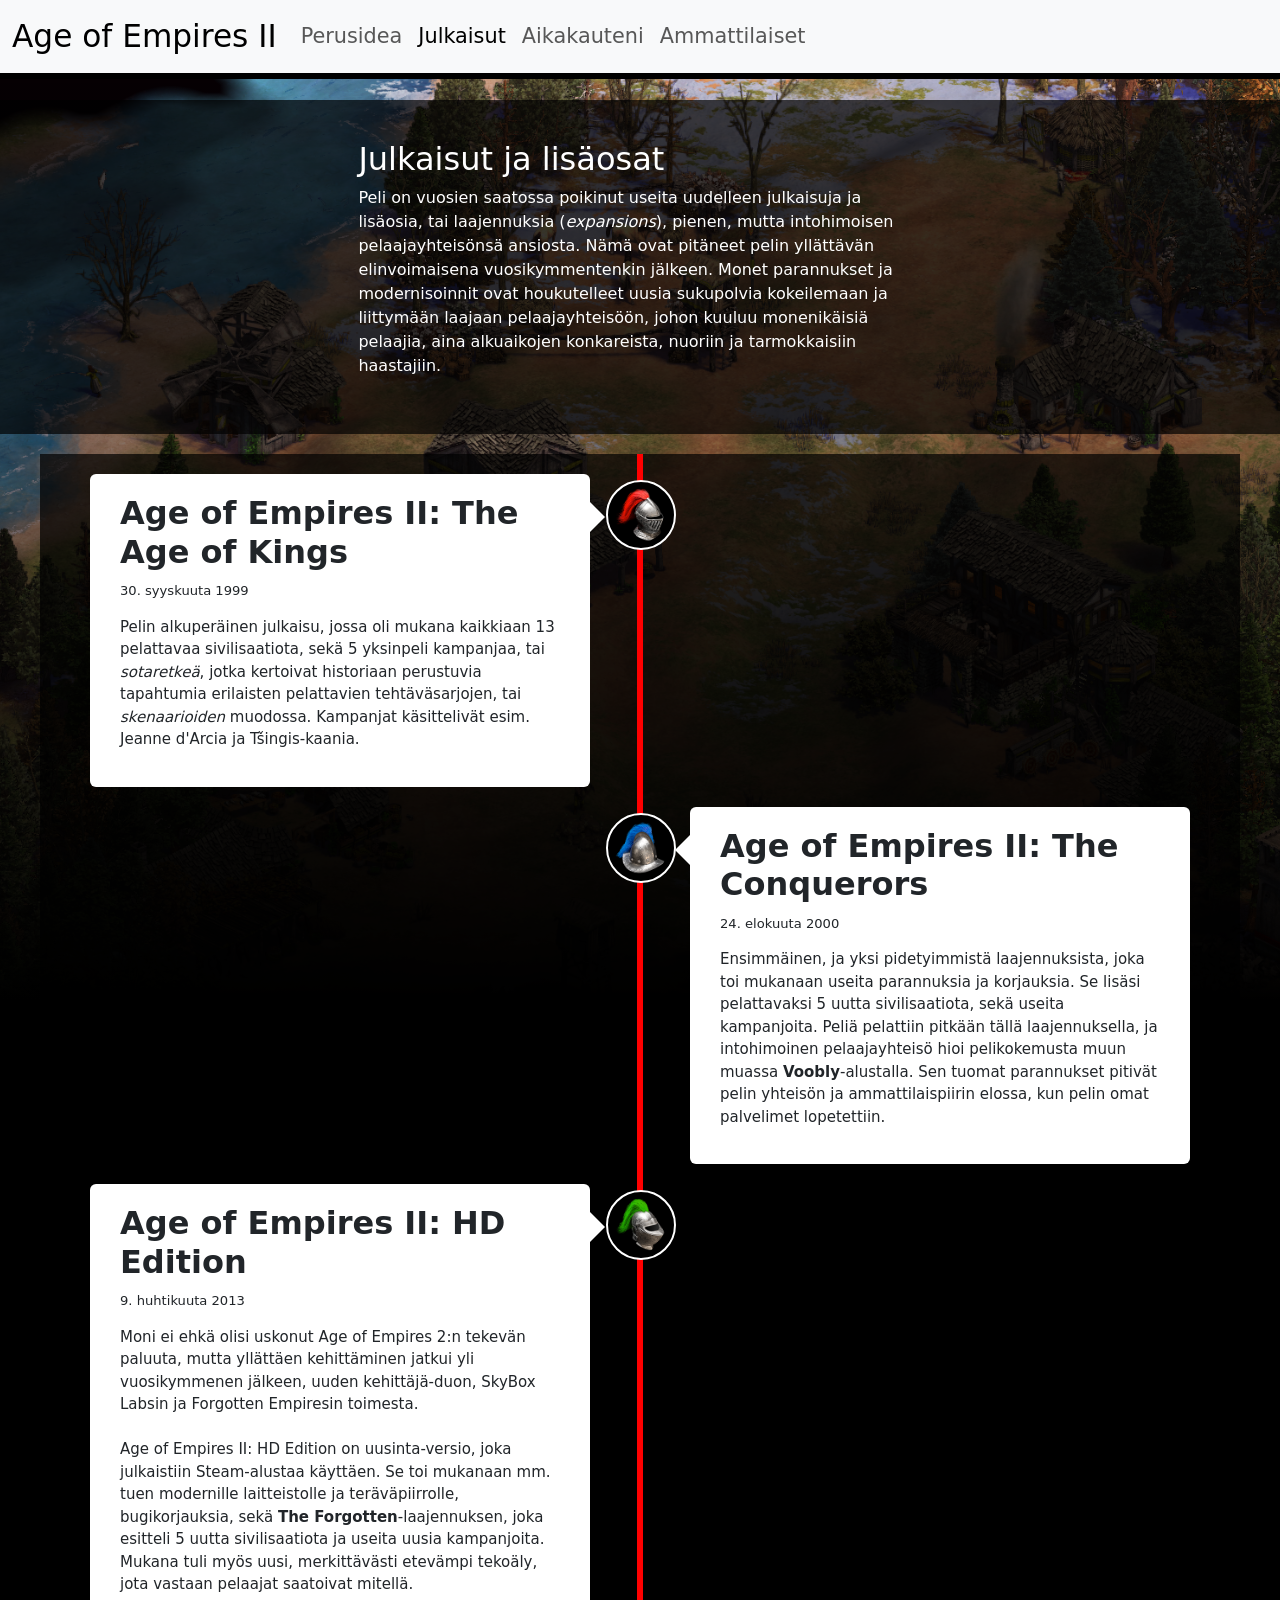
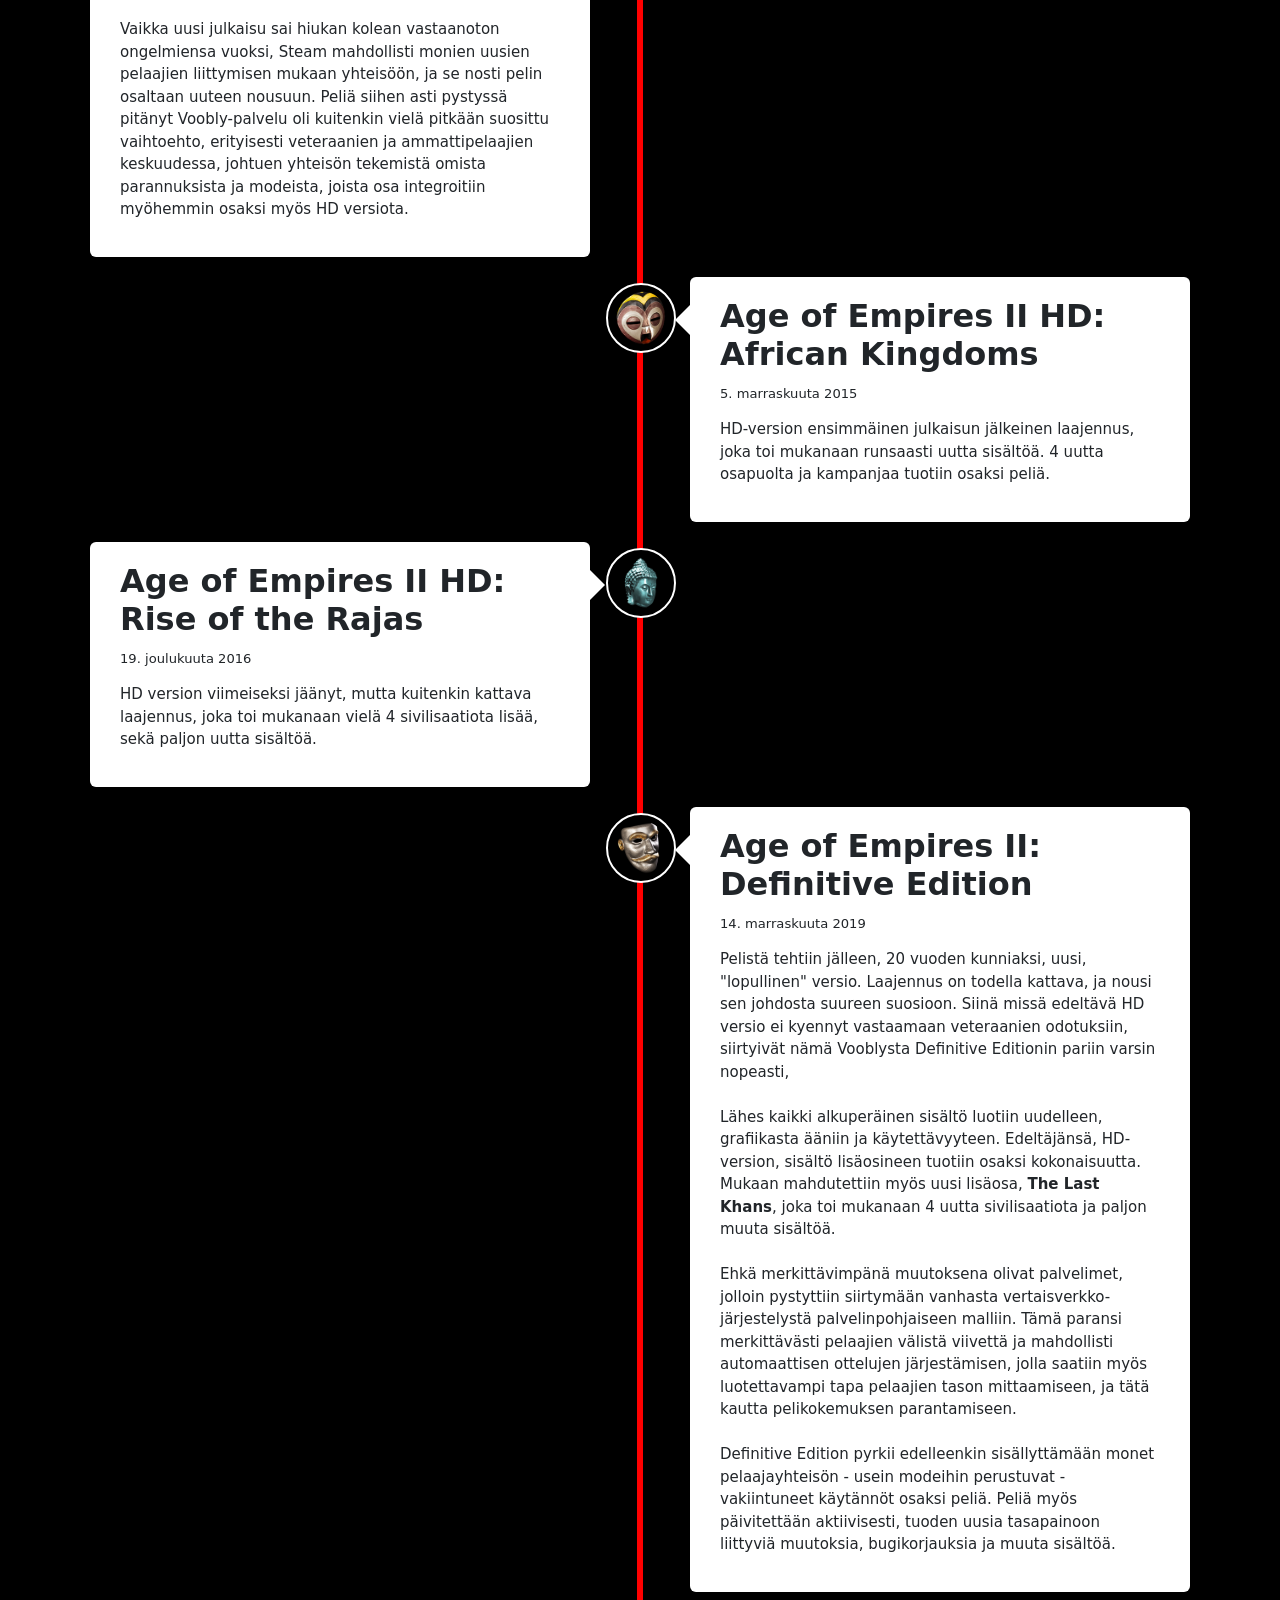
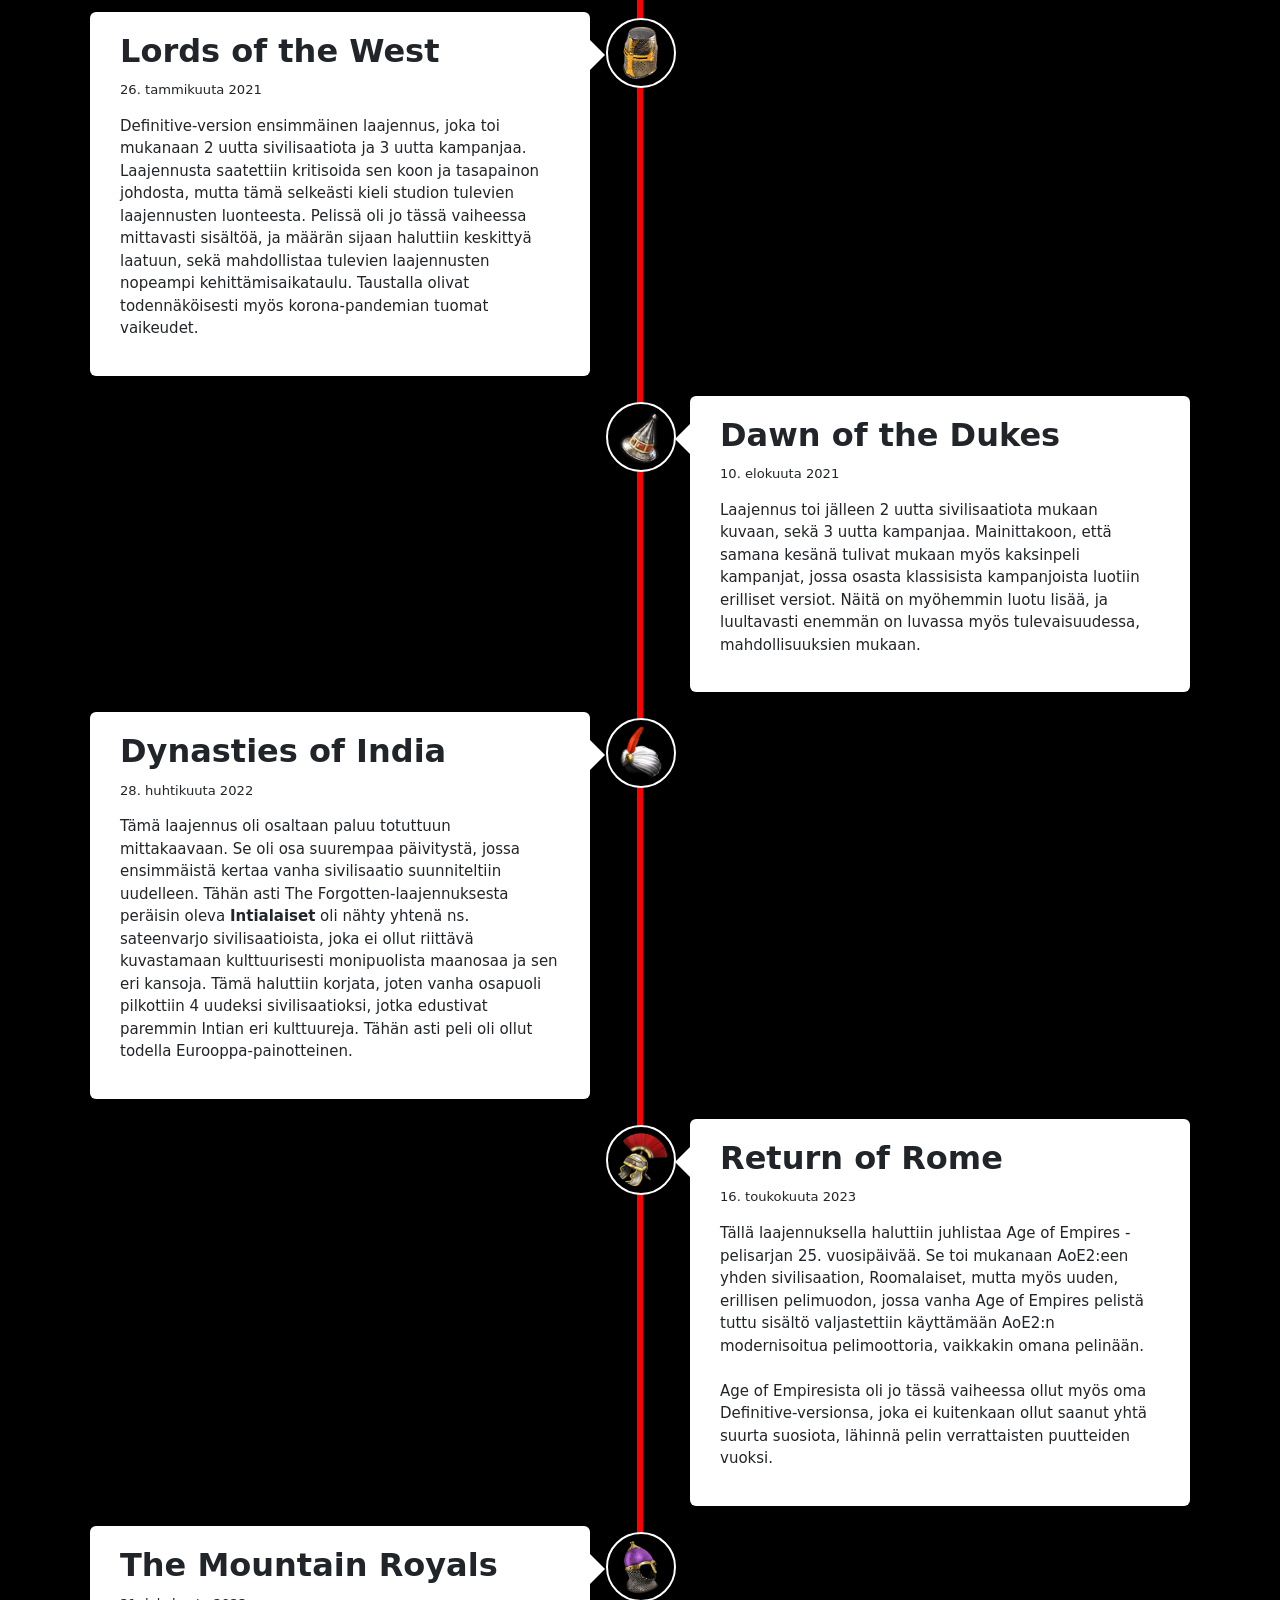
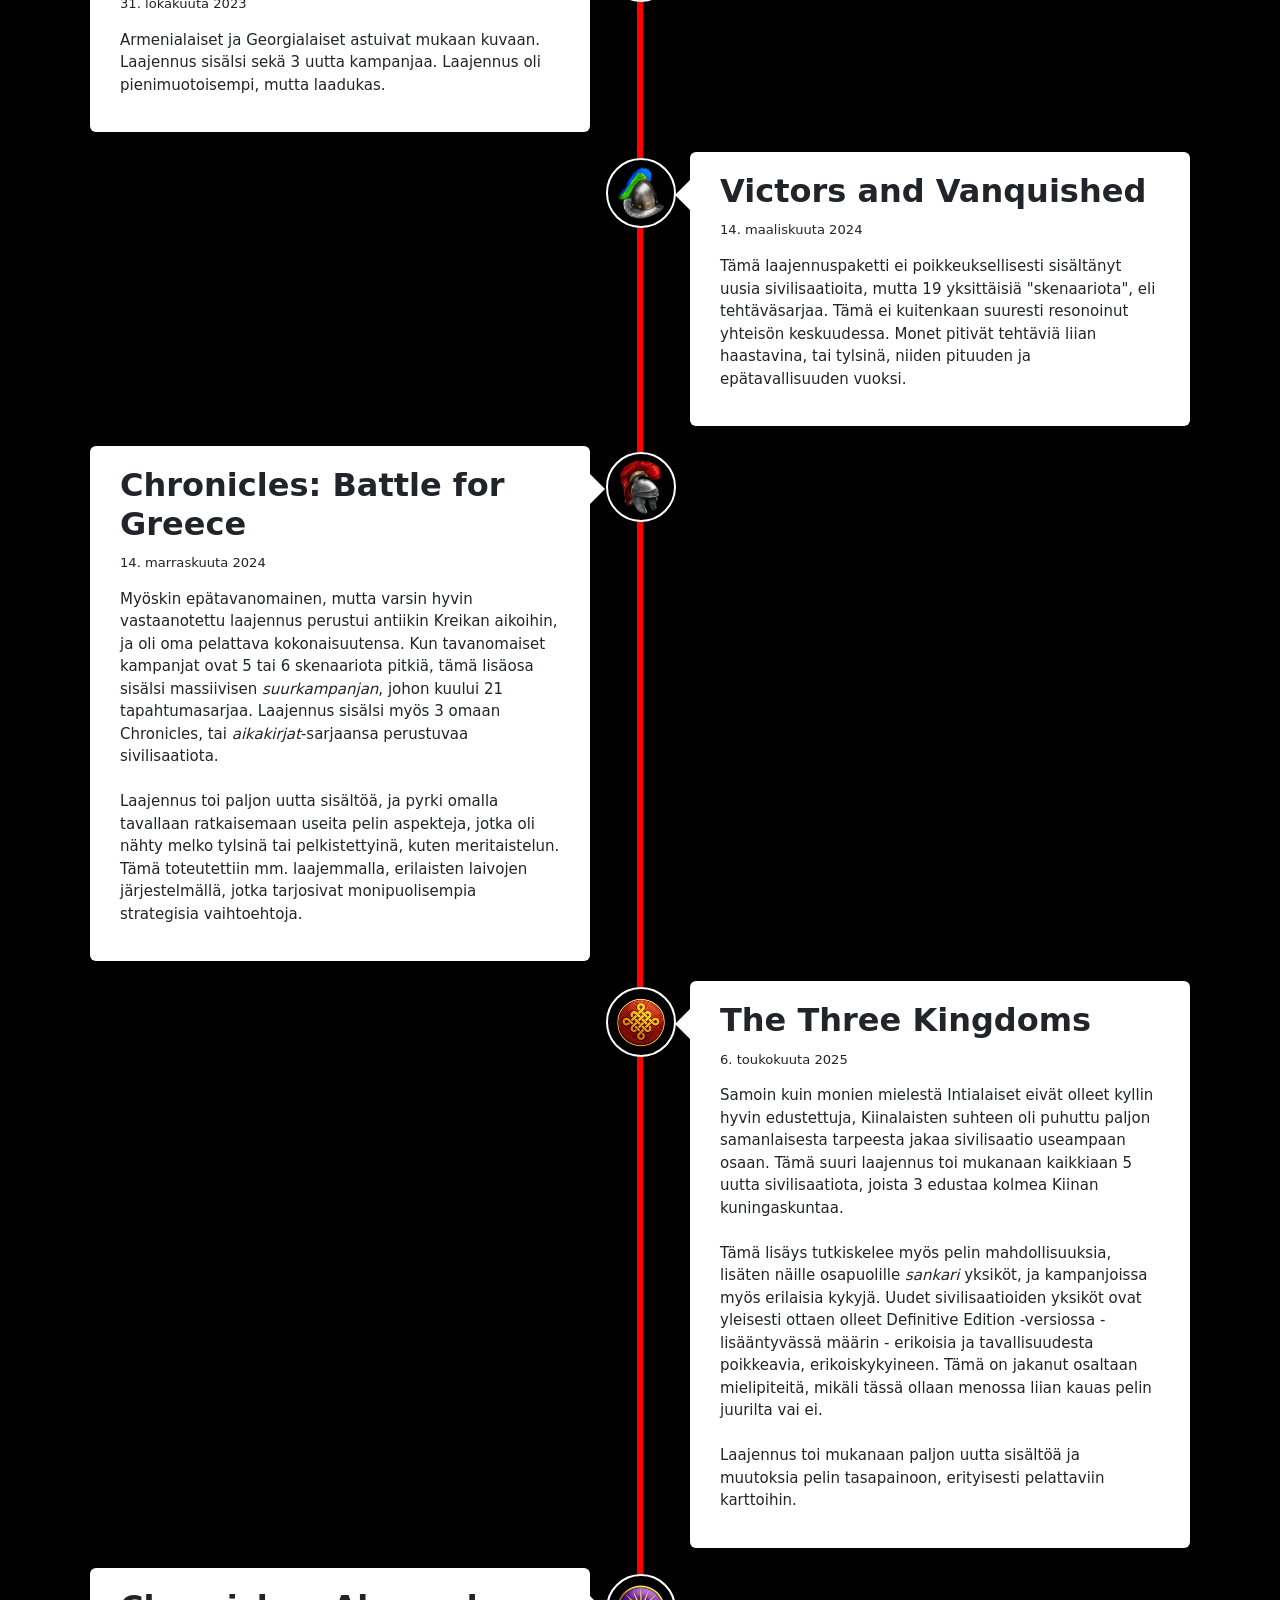
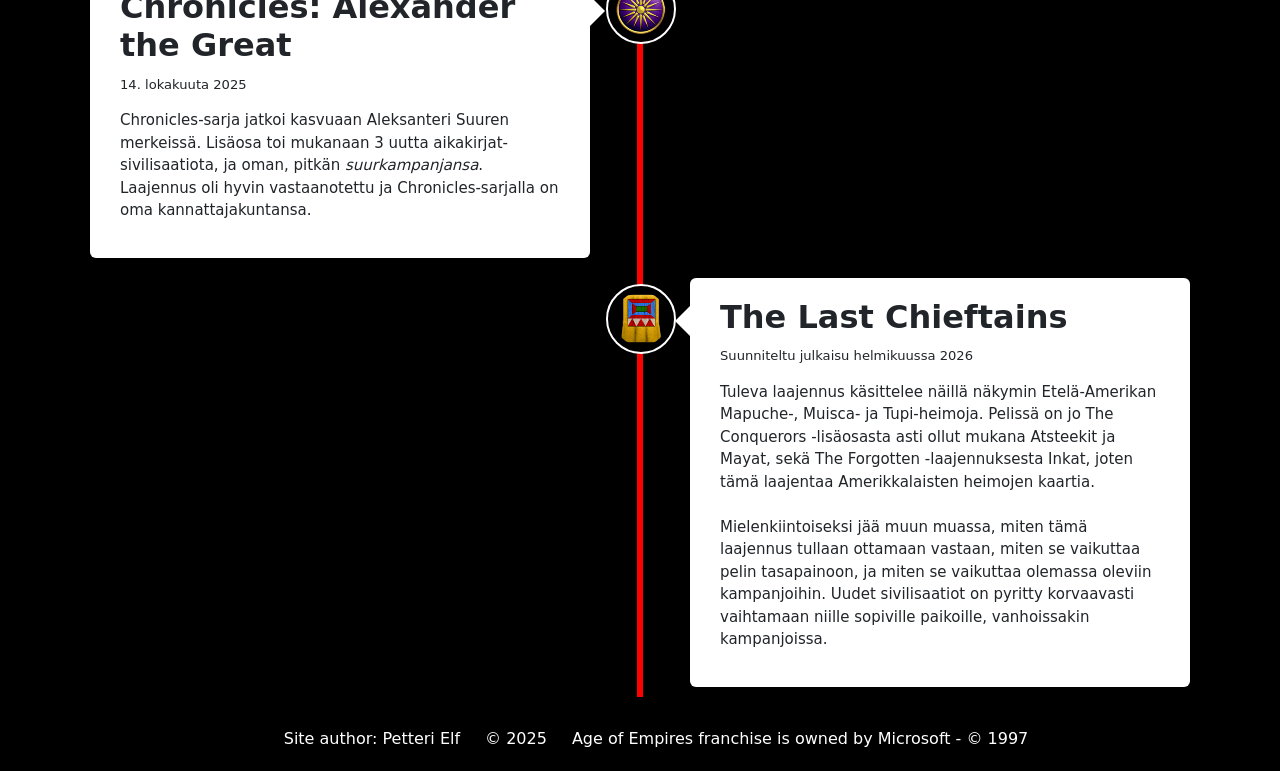
<file: WS07_Projektityo/page2.html>
<!DOCTYPE html>
<html lang="fi">

<head>
    <meta charset="UTF-8">
    <meta name="viewport" content="width=device-width, initial-scale=1.0">
    <!--Website Title-->
    <title>Age of Empires 2 Esiteltynä</title>

    <!-- Bootstrap CSS -->
    <link href="https://cdn.jsdelivr.net/npm/bootstrap@5.3.0/dist/css/bootstrap.min.css" rel="stylesheet">
    <!-- My Custom CSS-->
    <link rel="stylesheet" href="styles.css">
</head>

<!--############### BODY: Holds all the content that is seen on the web page. ###################-->

<body>
    <!--############### HEADER: At the top of the page. Contains Navigation bar ###############-->
    <header>

        <!--Navigation: Allows traversing through the different pages of the site.-->
        <nav class="navbar navbar-expand-lg bg-body-tertiary">
            <div class="container-fluid">
                <a class="navbar-brand" href="#">Age of Empires II</a>
                <button class="navbar-toggler" type="button" data-bs-toggle="collapse" data-bs-target="#navbarNav"
                    aria-controls="navbarNav" aria-expanded="false" aria-label="Toggle navigation">
                    <span class="navbar-toggler-icon"></span>
                </button>
                <div class="collapse navbar-collapse" id="navbarNav">
                    <ul class="navbar-nav">
                        <li class="nav-item">
                            <a class="nav-link" href="index.html">Perusidea</a>
                        </li>
                        <li class="nav-item">
                            <a class="nav-link active" aria-current="page" href="page2.html">Julkaisut</a>
                        </li>
                        <li class="nav-item">
                            <a class="nav-link" href="page3.html">Aikakauteni</a>
                        </li>
                        <li class="nav-item">
                            <a class="nav-link" href="page4.html">Ammattilaiset</a>
                        </li>
                    </ul>
                </div>
            </div>
        </nav>

        <!--Scroll Watcher: Shows the relative scrolling towards the bottom, at the top of the page.-->
        <div class="scroll-watcher-container">
            <div class="scroll-watcher">
            </div>
        </div>
    </header>

    <!--############### MAIN: The main content goes in here. ###################-->
    <main>
        <div class="text-block">
            <h2>Julkaisut ja lisäosat</h2>
            <p>
                Peli on vuosien saatossa poikinut useita uudelleen julkaisuja ja lisäosia, tai 
                laajennuksia (<i>expansions</i>), pienen, mutta intohimoisen pelaajayhteisönsä ansiosta.
                Nämä ovat pitäneet pelin yllättävän elinvoimaisena vuosikymmentenkin jälkeen.
                Monet parannukset ja modernisoinnit ovat houkutelleet uusia sukupolvia kokeilemaan
                ja liittymään laajaan pelaajayhteisöön, johon kuuluu monenikäisiä pelaajia, 
                aina alkuaikojen konkareista, nuoriin ja tarmokkaisiin haastajiin.
            </p>
        </div>
    </main>

 <!--Timeline: Showcase the different publishes of AoE2 game series as a timeline.-->
    <section>
            <div class="timeline">

            <!--AoE2 The Age of Kings-->

            <div class="container left-container">
                <img src="styles/images/aoe2_base.png" alt="Helmet Icon">
                <div class="text-box">
                    <h2>Age of Empires II: The Age of Kings</h2>
                    <small>30. syyskuuta 1999</small>
                    <p>
                        Pelin alkuperäinen julkaisu,
                        jossa oli mukana kaikkiaan 13
                        pelattavaa sivilisaatiota,
                        sekä 5 yksinpeli kampanjaa, tai <i>sotaretkeä</i>,
                        jotka kertoivat historiaan perustuvia tapahtumia
                        erilaisten pelattavien tehtäväsarjojen, tai <i>skenaarioiden</i> muodossa.
                        Kampanjat käsittelivät esim.
                        Jeanne d'Arcia ja Tšingis-kaania.
                    </p>
                    <span class="left-container-arrow"></span>
                </div>
            </div>

            <!--AoE2 The Conquerors-->

            <div class="container right-container">
                <img src="styles/images/aoe2_dlc0.png" alt="Helmet Icon">
                <div class="text-box">
                    <h2>Age of Empires II: The Conquerors</h2>
                    <small>24. elokuuta 2000</small>
                    <p>
                        Ensimmäinen, ja yksi pidetyimmistä laajennuksista,
                        joka toi mukanaan useita parannuksia ja korjauksia.
                        Se lisäsi pelattavaksi 5 uutta sivilisaatiota, sekä useita kampanjoita.
                        Peliä pelattiin pitkään tällä laajennuksella, ja intohimoinen
                        pelaajayhteisö hioi pelikokemusta muun muassa <b>Voobly</b>-alustalla.
                        Sen tuomat parannukset pitivät pelin yhteisön ja ammattilaispiirin elossa,
                        kun pelin omat palvelimet lopetettiin.
                    </p>
                    <span class="right-container-arrow"></span>
                </div>
            </div>

            <!--AoE2 HD Edition-->

            <div class="container left-container">
                <img src="styles/images/aoe2_dlc1.png" alt="Helmet Icon">
                <div class="text-box">
                    <h2>Age of Empires II: HD Edition</h2>
                    <small>9. huhtikuuta 2013</small>
                    <p>
                        Moni ei ehkä olisi uskonut Age of Empires 2:n tekevän
                        paluuta, mutta yllättäen kehittäminen jatkui yli
                        vuosikymmenen jälkeen, uuden kehittäjä-duon, SkyBox
                        Labsin ja Forgotten Empiresin toimesta.
                        <br><br>
                        Age of Empires II: HD Edition on uusinta-versio, joka julkaistiin
                        Steam-alustaa käyttäen.
                        Se toi mukanaan mm. tuen modernille laitteistolle
                        ja teräväpiirrolle, bugikorjauksia,
                        sekä <b>The Forgotten</b>-laajennuksen,
                        joka esitteli 5 uutta sivilisaatiota ja
                        useita uusia kampanjoita. Mukana tuli myös uusi, merkittävästi etevämpi tekoäly,
                        jota vastaan pelaajat saatoivat mitellä.
                        <br><br>
                        Vaikka uusi julkaisu sai hiukan kolean vastaanoton
                        ongelmiensa vuoksi, Steam mahdollisti monien
                        uusien pelaajien liittymisen mukaan yhteisöön,
                        ja se nosti pelin osaltaan uuteen nousuun.
                        Peliä siihen asti pystyssä pitänyt Voobly-palvelu
                        oli kuitenkin vielä pitkään suosittu vaihtoehto,
                        erityisesti veteraanien ja ammattipelaajien keskuudessa,
                        johtuen yhteisön tekemistä omista parannuksista ja modeista,
                        joista osa integroitiin myöhemmin osaksi myös HD versiota.
                    </p>
                    <span class="left-container-arrow"></span>
                </div>
            </div>
            <!--AoE2 The African Kingdoms-->
            <div class="container right-container">
                <img src="styles/images/aoe2_dlc2.png" alt="African Mask Icon">
                <div class="text-box">
                    <h2>Age of Empires II HD: African Kingdoms</h2>
                    <small>5. marraskuuta 2015</small>
                    <p>
                        HD-version ensimmäinen julkaisun jälkeinen laajennus,
                        joka toi mukanaan runsaasti uutta sisältöä. 4 uutta osapuolta ja kampanjaa tuotiin osaksi peliä.
                    </p>
                    <span class="right-container-arrow"></span>
                </div>
            </div>
            <!--AoE2 The Rise of the Rajas-->
            <div class="container left-container">
                <img src="styles/images/aoe2_dlc3.png" alt="Buddha Statue Head Icon">
                <div class="text-box">
                    <h2>Age of Empires II HD: Rise of the Rajas</h2>
                    <small>19. joulukuuta 2016</small>
                    <p>
                        HD version viimeiseksi jäänyt, mutta kuitenkin kattava laajennus,
                        joka toi mukanaan vielä 4 sivilisaatiota lisää, sekä paljon uutta sisältöä.
                    </p>
                    <span class="left-container-arrow"></span>
                </div>
            </div>
            <!--AoE2 Definitive Edition-->
            <div class="container right-container">
                <img src="styles/images/aoe2_dlc4.png" alt="Cuman Mask Icon">
                <div class="text-box">
                    <h2>Age of Empires II: Definitive Edition</h2>
                    <small>14. marraskuuta 2019</small>
                    <p>
                        Pelistä tehtiin jälleen, 20 vuoden kunniaksi, uusi, "lopullinen" versio.
                        Laajennus on todella kattava, ja nousi sen johdosta suureen suosioon.
                        Siinä missä edeltävä HD versio ei kyennyt vastaamaan veteraanien odotuksiin,
                        siirtyivät nämä Vooblysta Definitive Editionin pariin varsin nopeasti,
                        <br><br>
                        Lähes kaikki alkuperäinen sisältö luotiin uudelleen, grafiikasta ääniin ja käytettävyyteen.
                        Edeltäjänsä, HD-version, sisältö lisäosineen tuotiin osaksi kokonaisuutta. Mukaan mahdutettiin
                        myös uusi lisäosa, <b>The Last Khans</b>, joka toi mukanaan 4 uutta sivilisaatiota ja paljon
                        muuta
                        sisältöä.
                        <br><br>
                        Ehkä merkittävimpänä muutoksena olivat palvelimet,
                        jolloin pystyttiin siirtymään vanhasta vertaisverkko-järjestelystä
                        palvelinpohjaiseen malliin. Tämä paransi merkittävästi pelaajien välistä viivettä ja mahdollisti
                        automaattisen ottelujen järjestämisen,
                        jolla saatiin myös luotettavampi tapa pelaajien tason mittaamiseen, ja tätä kautta
                        pelikokemuksen parantamiseen.
                        <br><br>
                        Definitive Edition pyrkii edelleenkin sisällyttämään monet pelaajayhteisön -
                        usein modeihin perustuvat - vakiintuneet käytännöt osaksi peliä. Peliä myös päivitettään
                        aktiivisesti,
                        tuoden uusia tasapainoon liittyviä muutoksia, bugikorjauksia ja muuta sisältöä.
                    </p>
                    <span class="right-container-arrow"></span>
                </div>
            </div>
            <!--AoE2 Lords of the West-->
            <div class="container left-container">
                <img src="styles/images/aoe2_dlc5.png" alt="Helmet Icon">
                <div class="text-box">
                    <h2>Lords of the West</h2>
                    <small>26. tammikuuta 2021</small>
                    <p>
                        Definitive-version ensimmäinen laajennus,
                        joka toi mukanaan 2 uutta sivilisaatiota ja 3 uutta kampanjaa.
                        Laajennusta saatettiin kritisoida sen koon ja tasapainon johdosta, mutta
                        tämä selkeästi kieli studion tulevien laajennusten luonteesta. Pelissä oli jo tässä vaiheessa
                        mittavasti sisältöä,
                        ja määrän sijaan haluttiin keskittyä laatuun, sekä mahdollistaa tulevien laajennusten nopeampi
                        kehittämisaikataulu.
                        Taustalla olivat todennäköisesti myös korona-pandemian tuomat vaikeudet.
                    </p>
                    <span class="left-container-arrow"></span>
                </div>
            </div>

            <!--AoE2 Dawn of the Dukes-->
            <div class="container right-container">
                <img src="styles/images/aoe2_dlc6.png" alt="Helmet Icon">
                <div class="text-box">
                    <h2>Dawn of the Dukes</h2>
                    <small>10. elokuuta 2021</small>
                    <p>
                        Laajennus toi jälleen 2 uutta sivilisaatiota
                        mukaan kuvaan, sekä 3 uutta kampanjaa. Mainittakoon,
                        että samana kesänä tulivat mukaan myös kaksinpeli kampanjat,
                        jossa osasta klassisista kampanjoista luotiin erilliset versiot.
                        Näitä on myöhemmin luotu lisää, ja luultavasti enemmän on luvassa
                        myös tulevaisuudessa, mahdollisuuksien mukaan.
                    </p>
                    <span class="right-container-arrow"></span>
                </div>
            </div>

            <!--AoE2 Dynasties of India-->
            <div class="container left-container">
                <img src="styles/images/aoe2_dlc7.png" alt="Turban Icon">
                <div class="text-box">
                    <h2>Dynasties of India</h2>
                    <small>28. huhtikuuta 2022</small>
                    <p>
                        Tämä laajennus oli osaltaan paluu totuttuun mittakaavaan. Se oli osa suurempaa päivitystä,
                        jossa ensimmäistä kertaa vanha sivilisaatio suunniteltiin uudelleen.
                        Tähän asti The Forgotten-laajennuksesta peräisin oleva <b>Intialaiset</b>
                        oli nähty yhtenä ns. sateenvarjo sivilisaatioista, joka ei ollut riittävä kuvastamaan
                        kulttuurisesti monipuolista maanosaa ja sen eri kansoja. Tämä haluttiin korjata,
                        joten vanha osapuoli pilkottiin 4 uudeksi sivilisaatioksi,
                        jotka edustivat paremmin Intian eri kulttuureja. Tähän asti peli oli ollut
                        todella Eurooppa-painotteinen.
                    </p>
                    <span class="left-container-arrow"></span>
                </div>
            </div>

            <!--AoE2 Return of Rome-->
            <div class="container right-container">
                <img src="styles/images/aoe2_dlc8.png" alt="Helmet Icon">
                <div class="text-box">
                    <h2>Return of Rome</h2>
                    <small>16. toukokuuta 2023</small>
                    <p>
                        Tällä laajennuksella haluttiin juhlistaa Age of Empires -pelisarjan 25. vuosipäivää.
                        Se toi mukanaan AoE2:een yhden sivilisaation, Roomalaiset, mutta myös uuden, erillisen
                        pelimuodon, jossa
                        vanha Age of Empires pelistä tuttu sisältö valjastettiin käyttämään AoE2:n
                        modernisoitua pelimoottoria, vaikkakin omana pelinään.
                        <br><br>
                        Age of Empiresista oli jo tässä vaiheessa ollut myös oma Definitive-versionsa,
                        joka ei kuitenkaan ollut saanut yhtä suurta suosiota, lähinnä pelin verrattaisten
                        puutteiden vuoksi.
                    </p>
                    <span class="right-container-arrow"></span>
                </div>
            </div>

            <!--AoE2 The Mountain Royals-->
            <div class="container left-container">
                <img src="styles/images/aoe2_dlc9.png" alt="Helmet Icon">
                <div class="text-box">
                    <h2>The Mountain Royals</h2>
                    <small>31. lokakuuta 2023</small>
                    <p>
                        Armenialaiset ja Georgialaiset astuivat mukaan kuvaan. Laajennus sisälsi sekä 3 uutta kampanjaa.
                        Laajennus oli pienimuotoisempi, mutta laadukas.
                    </p>
                    <span class="left-container-arrow"></span>
                </div>
            </div>

            <!--Victors and Vanquished-->
            <div class="container right-container">
                <img src="styles/images/aoe2_hb.png" alt="Helmet Icon">
                <div class="text-box">
                    <h2>Victors and Vanquished</h2>
                    <small>14. maaliskuuta 2024</small>
                    <p>
                        Tämä laajennuspaketti ei poikkeuksellisesti sisältänyt uusia sivilisaatioita, mutta 19
                        yksittäisiä "skenaariota", eli tehtäväsarjaa. Tämä ei kuitenkaan suuresti resonoinut yhteisön
                        keskuudessa.
                        Monet pitivät tehtäviä liian haastavina, tai tylsinä, niiden pituuden ja epätavallisuuden
                        vuoksi.
                    </p>
                    <span class="right-container-arrow"></span>
                </div>
            </div>

            <!--Chronicles: Battle for Greece-->
            <div class="container left-container">
                <img src="styles/images/aoe2_paphos.png" alt="Helmet Icon">
                <div class="text-box">
                    <h2>Chronicles: Battle for Greece</h2>
                    <small>14. marraskuuta 2024</small>
                    <p>
                        Myöskin epätavanomainen, mutta varsin hyvin vastaanotettu laajennus perustui antiikin Kreikan
                        aikoihin,
                        ja oli oma pelattava kokonaisuutensa. 
                        Kun tavanomaiset kampanjat ovat 5 tai 6 skenaariota
                        pitkiä, tämä lisäosa sisälsi massiivisen <i>suurkampanjan</i>, johon kuului 21 tapahtumasarjaa. 
                        Laajennus sisälsi myös 3 omaan Chronicles,
                        tai <i>aikakirjat</i>-sarjaansa perustuvaa sivilisaatiota. 
                        <br><br>
                        Laajennus toi paljon uutta sisältöä,
                        ja pyrki omalla
                        tavallaan ratkaisemaan useita pelin aspekteja, jotka oli nähty melko tylsinä tai pelkistettyinä,
                        kuten meritaistelun.
                        Tämä toteutettiin mm. laajemmalla, erilaisten laivojen järjestelmällä,
                        jotka tarjosivat monipuolisempia strategisia vaihtoehtoja.
                    </p>
                    <span class="left-container-arrow"></span>
                </div>
            </div>

            <!--The Three Kingdoms-->
            <div class="container right-container">
                <img src="styles/images/chinese.png" alt="Chinese Shield Icon">
                <div class="text-box">
                    <h2>The Three Kingdoms</h2>
                    <small>6. toukokuuta 2025</small>
                    <p>
                        Samoin kuin monien mielestä Intialaiset eivät olleet kyllin hyvin edustettuja,
                        Kiinalaisten suhteen oli puhuttu paljon samanlaisesta tarpeesta jakaa sivilisaatio useampaan
                        osaan.
                        Tämä suuri laajennus toi mukanaan kaikkiaan 5 uutta sivilisaatiota,
                        joista 3 edustaa kolmea Kiinan kuningaskuntaa.
                        <br><br>
                        Tämä lisäys tutkiskelee myös pelin mahdollisuuksia,
                        lisäten näille osapuolille <i>sankari</i> yksiköt, ja kampanjoissa myös erilaisia kykyjä.
                        Uudet sivilisaatioiden yksiköt ovat yleisesti ottaen olleet Definitive Edition -versiossa -
                        lisääntyvässä määrin - erikoisia
                        ja tavallisuudesta poikkeavia, erikoiskykyineen. Tämä on jakanut osaltaan mielipiteitä,
                        mikäli tässä ollaan menossa liian kauas pelin juurilta vai ei.
                        <br><br>
                        Laajennus toi mukanaan paljon uutta sisältöä ja muutoksia pelin tasapainoon, erityisesti
                        pelattaviin karttoihin.
                    </p>
                    <span class="right-container-arrow"></span>
                </div>
            </div>

            <!--Chronicles: Alexander the Great-->
            <div class="container left-container">
                <img src="styles/images/macedonian.png" alt="Macedonian Shield Icon">
                <div class="text-box">
                    <h2>Chronicles: Alexander the Great</h2>
                    <small>14. lokakuuta 2025</small>
                    <p>
                        Chronicles-sarja jatkoi kasvuaan Aleksanteri Suuren merkeissä. Lisäosa toi mukanaan 3 uutta
                        aikakirjat-sivilisaatiota,
                        ja oman, pitkän <i>suurkampanjansa</i>. Laajennus oli hyvin vastaanotettu ja Chronicles-sarjalla
                        on oma kannattajakuntansa.
                    </p>
                    <span class="left-container-arrow"></span>
                </div>
            </div>

            <!--The Last Chieftains-->
            <div class="container right-container">
                <img src="styles/images/incas.png" alt="Incan Shield Icon">
                <div class="text-box">
                    <h2>The Last Chieftains</h2>
                    <small>Suunniteltu julkaisu helmikuussa 2026</small>
                    <p>
                        Tuleva laajennus käsittelee näillä näkymin Etelä-Amerikan Mapuche-, Muisca- ja Tupi-heimoja.
                        Pelissä on jo The Conquerors -lisäosasta
                        asti ollut mukana Atsteekit ja Mayat, sekä The Forgotten -laajennuksesta Inkat, joten tämä
                        laajentaa Amerikkalaisten heimojen kaartia.
                        <br><br>
                        Mielenkiintoiseksi jää muun muassa, miten tämä laajennus tullaan ottamaan vastaan, miten se
                        vaikuttaa pelin tasapainoon, ja miten
                        se vaikuttaa olemassa oleviin kampanjoihin. Uudet sivilisaatiot on pyritty korvaavasti
                        vaihtamaan niille sopiville paikoille,
                        vanhoissakin kampanjoissa.
                    </p>
                    <span class="right-container-arrow"></span>
                </div>
            </div>


        </div><!--End of Timeline-->
    </section>

    <!--################### FOOTER ###################-->
    <footer>
        <ul>
        <li>Site author: Petteri Elf</li>
        <li>&copy; 2025</li>
        <li>Age of Empires franchise is owned by Microsoft - &copy; 1997</li>
        </ul>
    </footer>

    <!-- Bootstrap JavaScript (place before closing </body> tag) -->
    <script src="https://cdn.jsdelivr.net/npm/bootstrap@5.3.0/dist/js/bootstrap.bundle.min.js"></script>
</body>

</html>
</file>
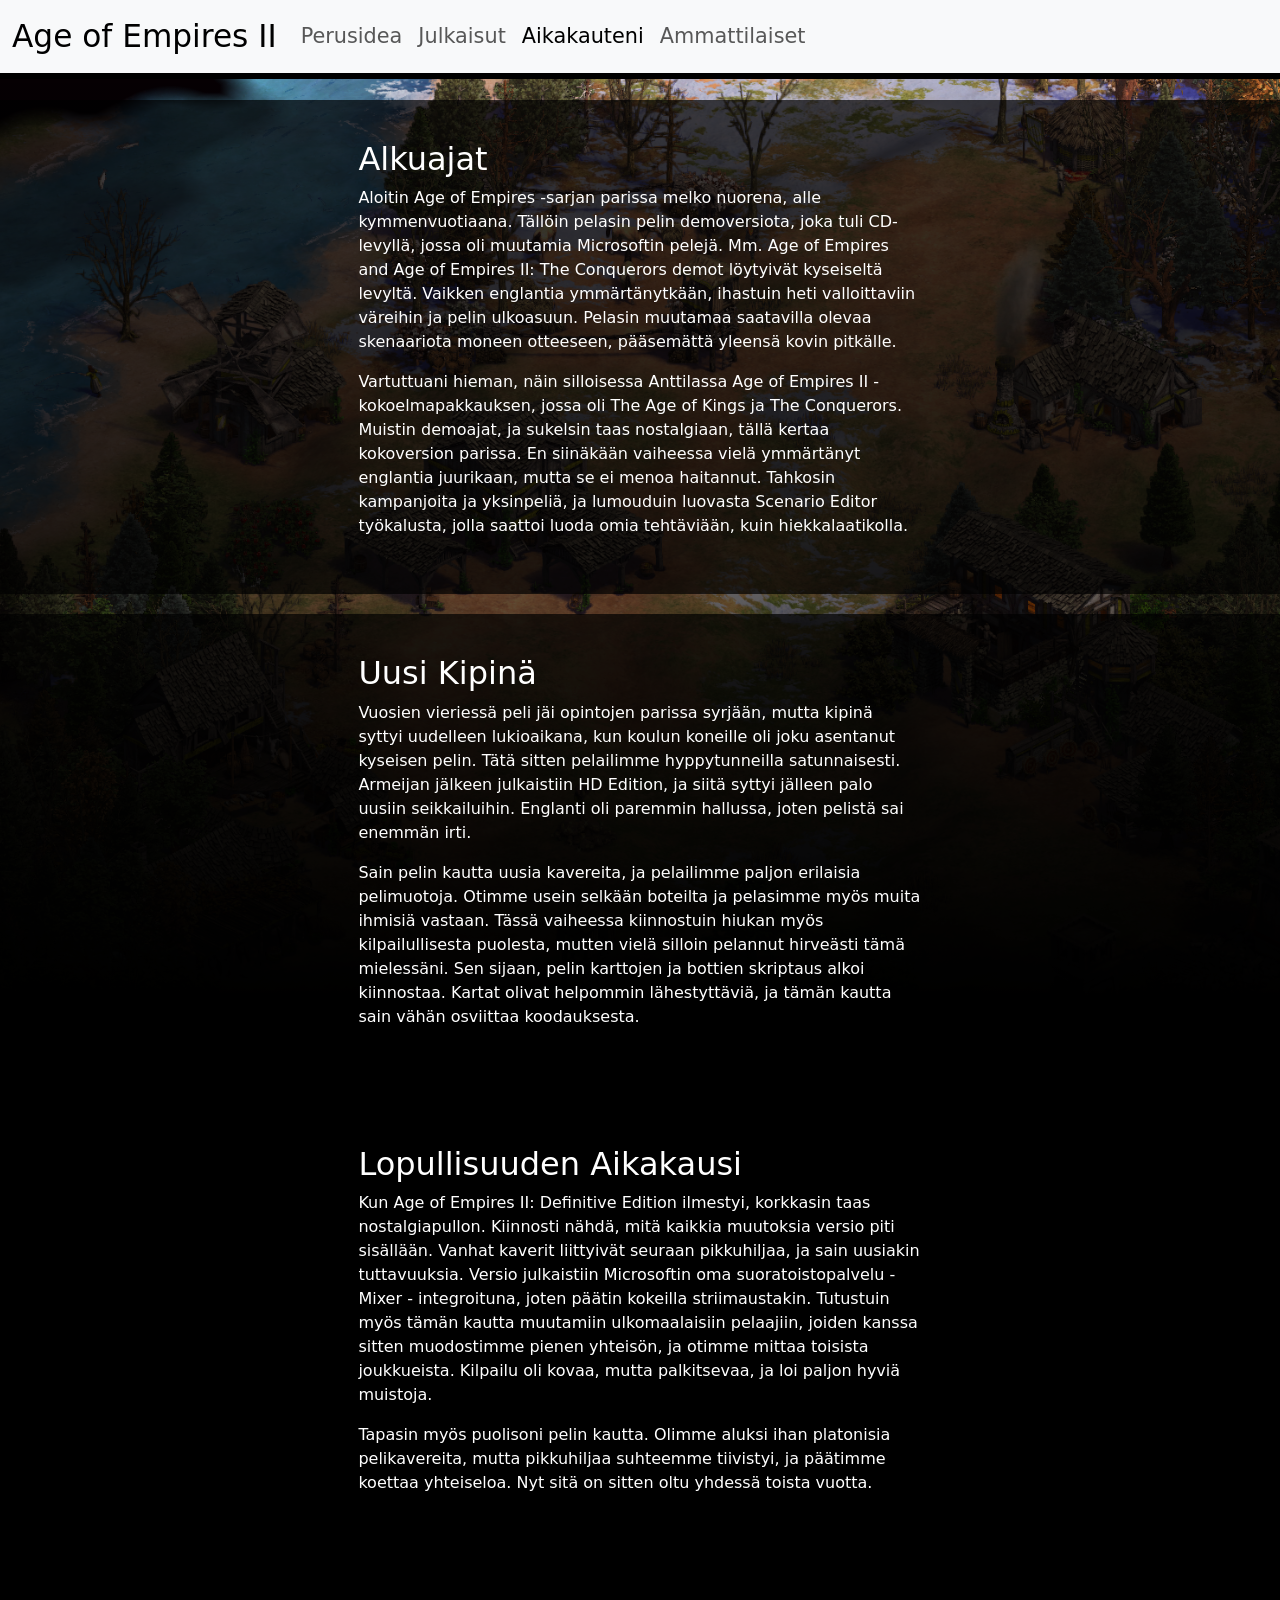
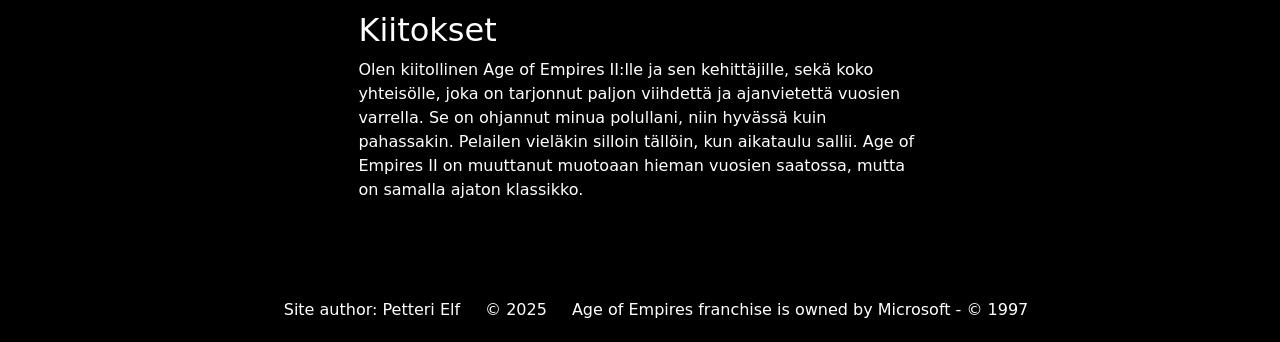
<file: WS07_Projektityo/page3.html>
<!DOCTYPE html>
<html lang="fi">

<head>
    <meta charset="UTF-8">
    <meta name="viewport" content="width=device-width, initial-scale=1.0">
    <!--Website Title-->
    <title>Age of Empires 2 Esiteltynä</title>

    <!-- Bootstrap CSS -->
    <link href="https://cdn.jsdelivr.net/npm/bootstrap@5.3.0/dist/css/bootstrap.min.css" rel="stylesheet">
    <!-- My Custom CSS-->
    <link rel="stylesheet" href="styles.css">
</head>

<!--############### BODY: Holds all the content that is seen on the web page. ###################-->

<body>
    <!--############### HEADER: At the top of the page. Contains Navigation bar ###############-->
    <header>

        <!--Navigation: Allows traversing through the different pages of the site.-->
        <nav class="navbar navbar-expand-lg bg-body-tertiary">
            <div class="container-fluid">
                <a class="navbar-brand" href="#">Age of Empires II</a>
                <button class="navbar-toggler" type="button" data-bs-toggle="collapse" data-bs-target="#navbarNav"
                    aria-controls="navbarNav" aria-expanded="false" aria-label="Toggle navigation">
                    <span class="navbar-toggler-icon"></span>
                </button>
                <div class="collapse navbar-collapse" id="navbarNav">
                    <ul class="navbar-nav">
                        <li class="nav-item">
                            <a class="nav-link" href="index.html">Perusidea</a>
                        </li>
                        <li class="nav-item">
                            <a class="nav-link" href="page2.html">Julkaisut</a>
                        </li>
                        <li class="nav-item">
                            <a class="nav-link active" aria-current="page" href="page3.html">Aikakauteni</a>
                        </li>
                        <li class="nav-item">
                            <a class="nav-link" href="page4.html">Ammattilaiset</a>
                        </li>
                    </ul>
                </div>
            </div>
        </nav>

        <!--Scroll Watcher: Shows the relative scrolling towards the bottom, at the top of the page.-->
        <div class="scroll-watcher-container">
            <div class="scroll-watcher">
            </div>
        </div>
    </header>

    <!--############### MAIN: The main content goes in here. ###################-->
    <main>
        <div class="text-block">
            <h2>Alkuajat</h2>
            <p>Aloitin Age of Empires -sarjan parissa melko nuorena,
                alle kymmenvuotiaana. Tällöin pelasin pelin demoversiota,
                joka tuli CD-levyllä, jossa oli muutamia Microsoftin pelejä.
                Mm. Age of Empires and Age of Empires II: The Conquerors
                demot löytyivät kyseiseltä levyltä. Vaikken englantia
                ymmärtänytkään, ihastuin heti valloittaviin väreihin ja
                pelin ulkoasuun. Pelasin muutamaa saatavilla olevaa
                skenaariota moneen otteeseen, pääsemättä yleensä kovin pitkälle. </p>
            <p>Vartuttuani hieman, näin silloisessa Anttilassa Age of Empires II
                -kokoelmapakkauksen, jossa oli The Age of Kings ja The
                Conquerors. Muistin demoajat, ja sukelsin taas nostalgiaan,
                tällä kertaa kokoversion parissa. En siinäkään vaiheessa
                vielä ymmärtänyt englantia juurikaan, mutta se ei menoa
                haitannut. Tahkosin kampanjoita ja yksinpeliä, ja
                lumouduin luovasta Scenario Editor työkalusta, jolla
                saattoi luoda omia tehtäviään, kuin hiekkalaatikolla. </p>
        </div>

        <div class="text-block">
            <h2>Uusi Kipinä</h2>
            <p>Vuosien vieriessä peli jäi opintojen parissa syrjään, mutta
                kipinä syttyi uudelleen lukioaikana, kun koulun koneille oli
                joku asentanut kyseisen pelin. Tätä sitten pelailimme
                hyppytunneilla satunnaisesti. Armeijan jälkeen julkaistiin
                HD Edition, ja siitä syttyi jälleen palo uusiin seikkailuihin.
                Englanti oli paremmin hallussa, joten pelistä sai enemmän irti.</p>
            <p>Sain pelin kautta uusia kavereita, ja pelailimme paljon erilaisia
                pelimuotoja. Otimme usein selkään boteilta ja pelasimme myös
                muita ihmisiä vastaan. Tässä vaiheessa kiinnostuin hiukan myös
                kilpailullisesta puolesta, mutten vielä silloin pelannut
                hirveästi tämä mielessäni. Sen sijaan, pelin karttojen ja
                bottien skriptaus alkoi kiinnostaa. Kartat olivat helpommin
                lähestyttäviä, ja tämän kautta sain vähän osviittaa koodauksesta.</p>
        </div>
        <div class="text-block">
            <h2>Lopullisuuden Aikakausi</h2>
            <p>Kun Age of Empires II: Definitive Edition ilmestyi, korkkasin taas
                nostalgiapullon. Kiinnosti nähdä, mitä kaikkia muutoksia versio piti
                sisällään. Vanhat kaverit liittyivät seuraan pikkuhiljaa, ja
                sain uusiakin tuttavuuksia. Versio julkaistiin Microsoftin
                oma suoratoistopalvelu - Mixer - integroituna, joten päätin kokeilla
                striimaustakin. Tutustuin myös tämän kautta muutamiin ulkomaalaisiin 
                pelaajiin, joiden kanssa sitten muodostimme pienen yhteisön, ja 
                otimme mittaa toisista joukkueista. Kilpailu oli kovaa, mutta
                palkitsevaa, ja loi paljon hyviä muistoja. </p>
                <p>Tapasin myös puolisoni pelin kautta. 
                    Olimme aluksi ihan platonisia pelikavereita, mutta 
                    pikkuhiljaa suhteemme tiivistyi, ja päätimme koettaa yhteiseloa. 
                    Nyt sitä on sitten oltu yhdessä toista vuotta. </p>
        </div>
        <div class="text-block">
            <h2>Kiitokset</h2>
            <p>Olen kiitollinen Age of Empires II:lle ja sen kehittäjille, 
                sekä koko yhteisölle, joka on tarjonnut paljon viihdettä ja 
                ajanvietettä vuosien varrella. Se on ohjannut minua 
                polullani, niin hyvässä kuin pahassakin. Pelailen vieläkin silloin tällöin,
             kun aikataulu sallii. Age of Empires II on muuttanut muotoaan hieman vuosien saatossa, 
             mutta on samalla ajaton klassikko.</p>
        </div>
    </main>

    <!--################### FOOTER ###################-->
    <footer>
        <ul>
            <li>Site author: Petteri Elf</li>
            <li>&copy; 2025</li>
            <li>Age of Empires franchise is owned by Microsoft - &copy; 1997</li>
        </ul>
    </footer>

    <!-- Bootstrap JavaScript (place before closing </body> tag) -->
    <script src="https://cdn.jsdelivr.net/npm/bootstrap@5.3.0/dist/js/bootstrap.bundle.min.js"></script>
</body>

</html>
</file>
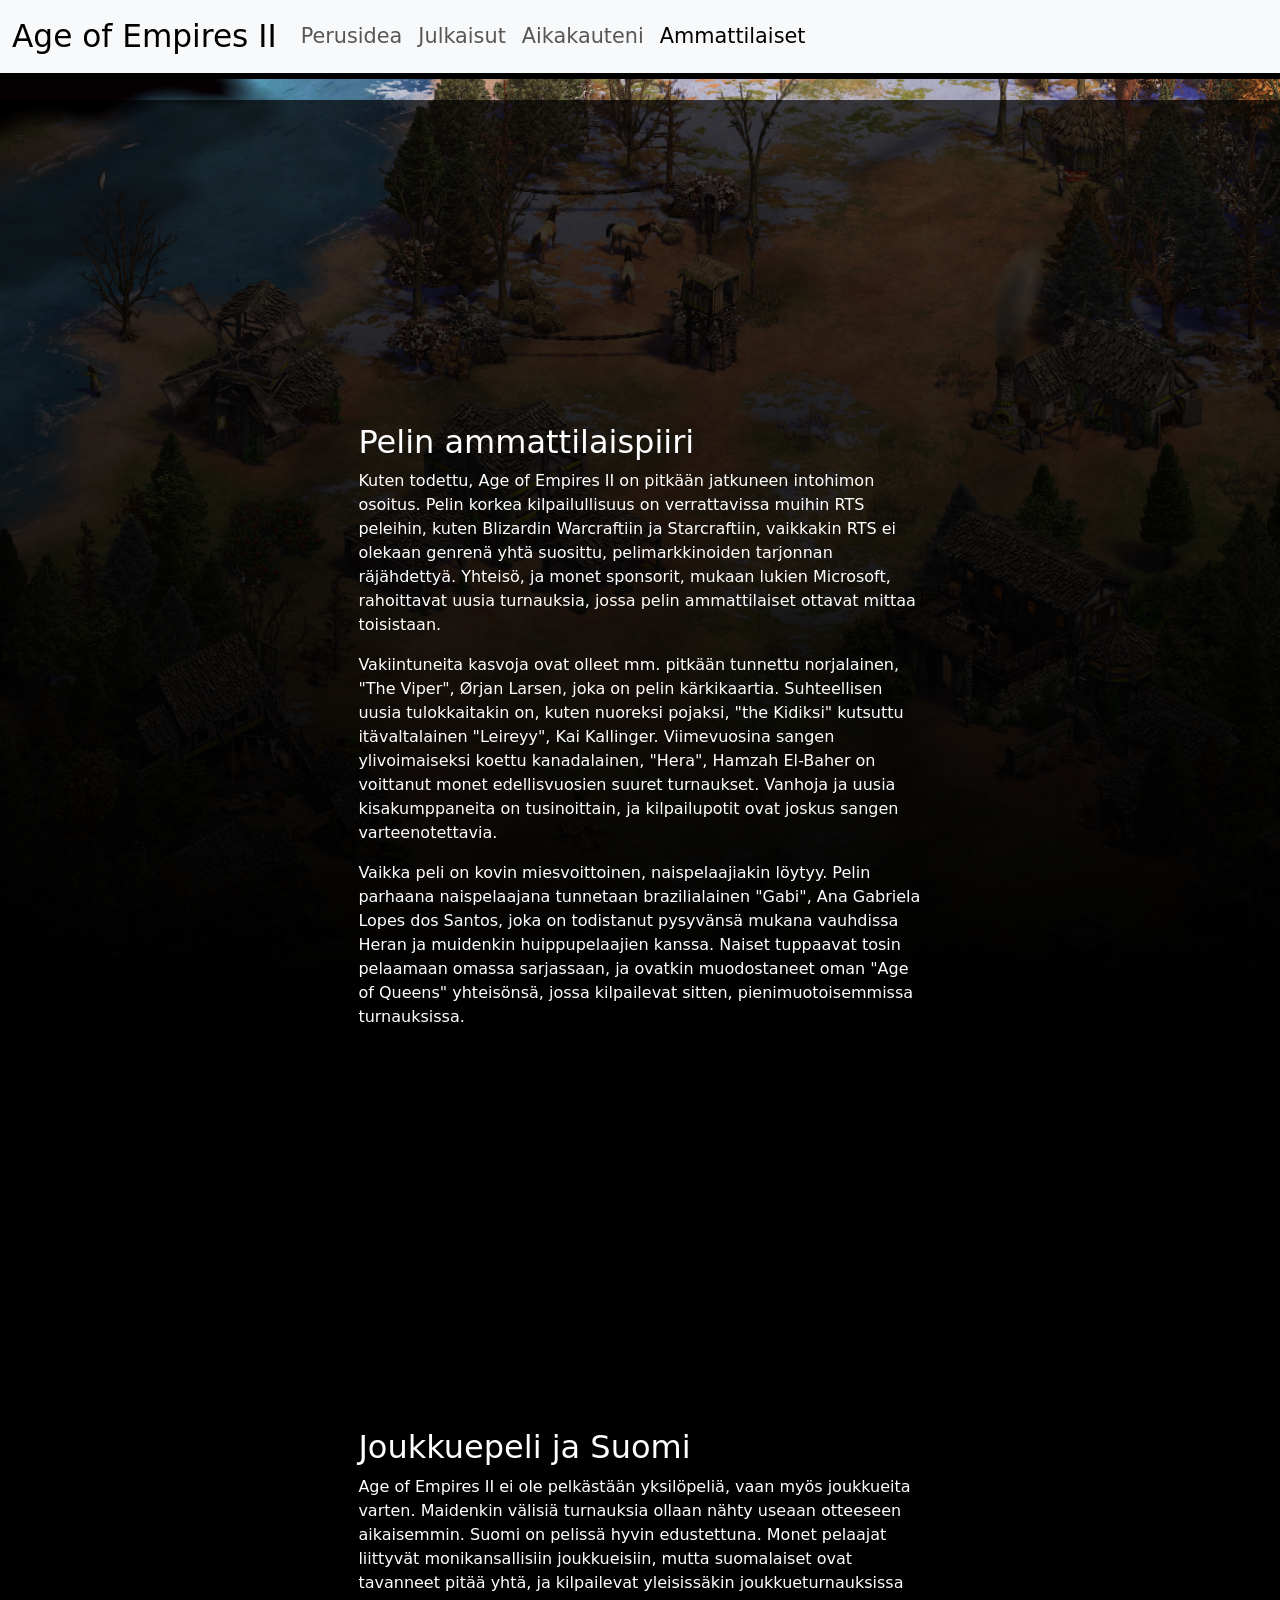
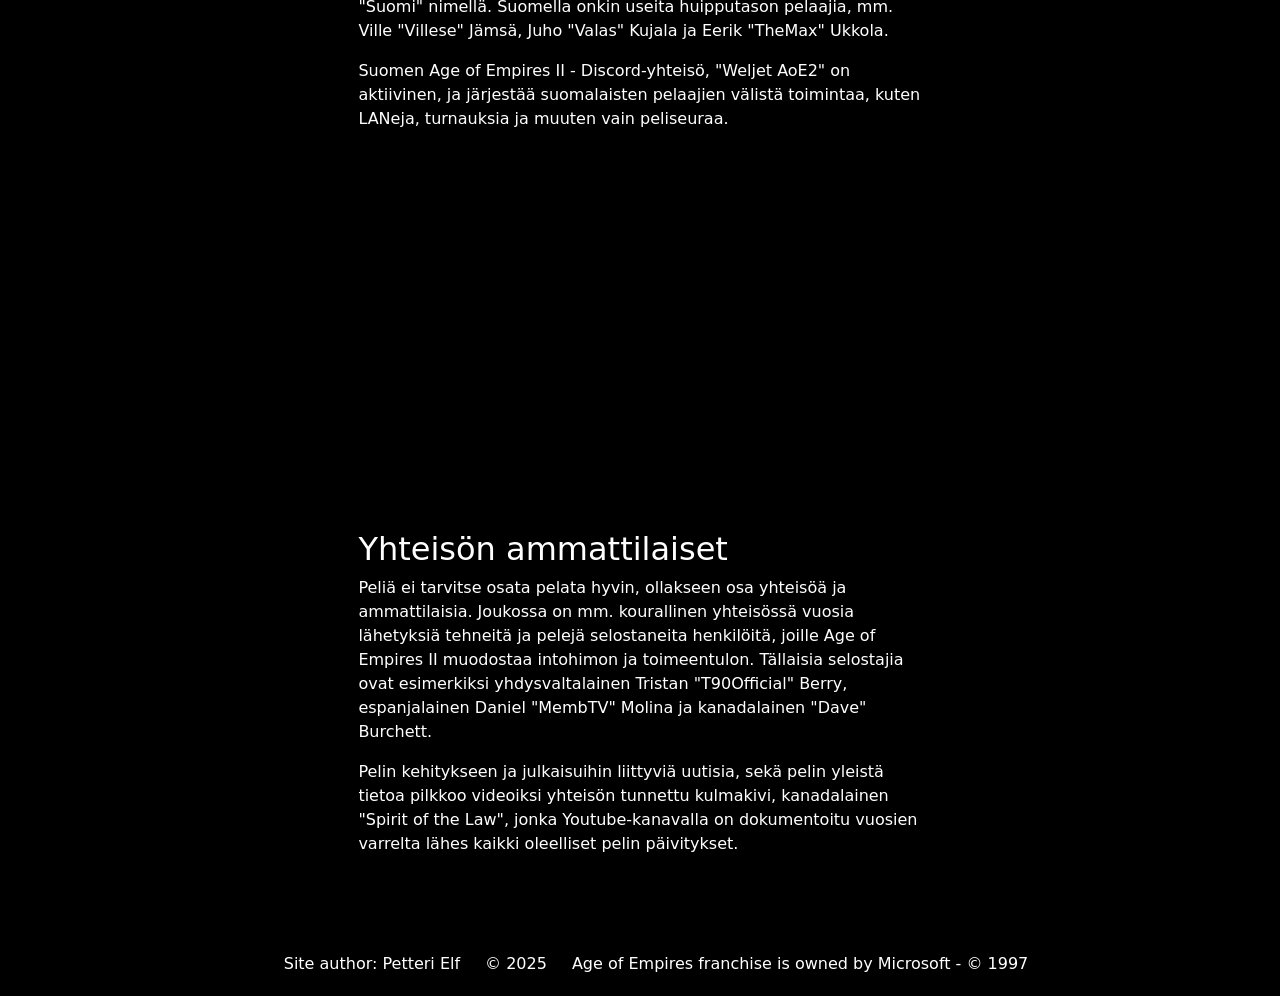
<file: WS07_Projektityo/page4.html>
<!DOCTYPE html>
<html lang="fi">

<head>
    <meta charset="UTF-8">
    <meta name="viewport" content="width=device-width, initial-scale=1.0">
    <!--Website Title-->
    <title>Age of Empires 2 Esiteltynä</title>

    <!-- Bootstrap CSS -->
    <link href="https://cdn.jsdelivr.net/npm/bootstrap@5.3.0/dist/css/bootstrap.min.css" rel="stylesheet">
    <!-- My Custom CSS-->
    <link rel="stylesheet" href="styles.css">
</head>

<!--############### BODY: Holds all the content that is seen on the web page. ###################-->

<body>
    <!--############### HEADER: At the top of the page. Contains Navigation bar ###############-->
    <header>

        <!--Navigation: Allows traversing through the different pages of the site.-->
        <nav class="navbar navbar-expand-lg bg-body-tertiary">
            <div class="container-fluid">
                <a class="navbar-brand" href="#">Age of Empires II</a>
                <button class="navbar-toggler" type="button" data-bs-toggle="collapse" data-bs-target="#navbarNav"
                    aria-controls="navbarNav" aria-expanded="false" aria-label="Toggle navigation">
                    <span class="navbar-toggler-icon"></span>
                </button>
                <div class="collapse navbar-collapse" id="navbarNav">
                    <ul class="navbar-nav">
                        <li class="nav-item">
                            <a class="nav-link" href="index.html">Perusidea</a>
                        </li>
                        <li class="nav-item">
                            <a class="nav-link" href="page2.html">Julkaisut</a>
                        </li>
                        <li class="nav-item">
                            <a class="nav-link" href="page3.html">Aikakauteni</a>
                        </li>
                        <li class="nav-item">
                            <a class="nav-link active" aria-current="page" href="page4.html">Ammattilaiset</a>
                        </li>
                    </ul>
                </div>
            </div>
        </nav>

        <!--Scroll Watcher: Shows the relative scrolling towards the bottom, at the top of the page.-->
        <div class="scroll-watcher-container">
            <div class="scroll-watcher">
            </div>
        </div>
    </header>

    <!--############### MAIN: The main content goes in here. ###################-->
    <main>
        <div class="text-block">

            <iframe width="344" height="276" src="https://www.youtube.com/embed/GF0Ec-u43_0"
                title="Hera vs Liereyy - Grand Final | The Garrison $40000 AoE2 Tournament"
                allow="accelerometer; autoplay; clipboard-write; encrypted-media; gyroscope; picture-in-picture; web-share"
                referrerpolicy="strict-origin-when-cross-origin" allowfullscreen>
            </iframe>

            <h2>Pelin ammattilaispiiri</h2>
            <p>Kuten todettu, Age of Empires II on pitkään jatkuneen intohimon osoitus.
                Pelin korkea kilpailullisuus on verrattavissa muihin RTS peleihin,
                kuten Blizardin Warcraftiin ja Starcraftiin, vaikkakin RTS ei olekaan
                genrenä yhtä suosittu, pelimarkkinoiden tarjonnan räjähdettyä. Yhteisö,
                ja monet sponsorit, mukaan lukien Microsoft, rahoittavat uusia turnauksia, jossa
                pelin ammattilaiset ottavat mittaa toisistaan.
            </p>
            <p>Vakiintuneita kasvoja ovat olleet mm. pitkään tunnettu norjalainen, "The Viper",
                Ørjan Larsen, joka on pelin kärkikaartia. Suhteellisen uusia tulokkaitakin on, kuten nuoreksi pojaksi,
                "the Kidiksi" kutsuttu itävaltalainen "Leireyy", Kai Kallinger. Viimevuosina sangen
                ylivoimaiseksi koettu kanadalainen, "Hera", Hamzah El-Baher on voittanut monet
                edellisvuosien suuret turnaukset. Vanhoja ja uusia kisakumppaneita on tusinoittain,
                ja kilpailupotit ovat joskus sangen varteenotettavia.</p>
            <p>Vaikka peli on kovin miesvoittoinen, naispelaajiakin löytyy.
                Pelin parhaana naispelaajana tunnetaan brazilialainen "Gabi", Ana Gabriela Lopes dos Santos,
                joka on todistanut pysyvänsä mukana vauhdissa Heran ja muidenkin huippupelaajien kanssa.
                Naiset tuppaavat tosin pelaamaan omassa sarjassaan, ja ovatkin muodostaneet oman "Age of Queens"
                yhteisönsä, jossa kilpailevat sitten, pienimuotoisemmissa turnauksissa.
            </p>
        </div>

        <div class="text-block">

            <iframe width="344" height="276" src="https://www.youtube.com/embed/ZDwJQ0V6vDw"
                title="SAX Nations Cup | Finland vs Russia"
                allow="accelerometer; autoplay; clipboard-write; encrypted-media; gyroscope; picture-in-picture; web-share"
                referrerpolicy="strict-origin-when-cross-origin" allowfullscreen>
            </iframe>


            <h2>Joukkuepeli ja Suomi</h2>
            <p>Age of Empires II ei ole pelkästään yksilöpeliä, vaan myös joukkueita varten. Maidenkin välisiä
                turnauksia ollaan nähty useaan otteeseen aikaisemmin. Suomi on pelissä hyvin edustettuna.
                Monet pelaajat liittyvät monikansallisiin joukkueisiin, mutta suomalaiset ovat tavanneet
                pitää yhtä, ja kilpailevat yleisissäkin joukkueturnauksissa "Suomi" nimellä.
                Suomella onkin useita huipputason pelaajia, mm. Ville "Villese" Jämsä, Juho "Valas"
                Kujala ja Eerik "TheMax" Ukkola.
            </p>
            <p>Suomen Age of Empires II - Discord-yhteisö, "Weljet AoE2" on aktiivinen, ja järjestää
                suomalaisten pelaajien välistä toimintaa, kuten LANeja, turnauksia ja
                muuten vain peliseuraa. </p>
        </div>
        <div class="text-block">

            <iframe width="344" height="276" src="https://www.youtube.com/embed/AgEEiestAiE"
                title="Ranking the AoE2 Steppe Lancers"
                allow="accelerometer; autoplay; clipboard-write; encrypted-media; gyroscope; picture-in-picture; web-share"
                referrerpolicy="strict-origin-when-cross-origin" allowfullscreen>
            </iframe>

            <h2>Yhteisön ammattilaiset</h2>
            <p>Peliä ei tarvitse osata pelata hyvin, ollakseen osa yhteisöä ja ammattilaisia.
                Joukossa on mm. kourallinen yhteisössä vuosia lähetyksiä tehneitä ja pelejä
                selostaneita henkilöitä, joille Age of Empires II muodostaa intohimon ja
                toimeentulon. Tällaisia selostajia ovat esimerkiksi yhdysvaltalainen Tristan "T90Official"
                Berry, espanjalainen Daniel "MembTV" Molina ja kanadalainen "Dave" Burchett.
            </p>
            <p>Pelin kehitykseen ja julkaisuihin liittyviä uutisia, sekä pelin yleistä tietoa pilkkoo videoiksi yhteisön
                tunnettu kulmakivi, kanadalainen "Spirit of the Law", jonka Youtube-kanavalla on dokumentoitu vuosien
                varrelta lähes kaikki oleelliset pelin päivitykset.</p>
        </div>
    </main>

    <!--################### FOOTER ###################-->
    <footer>
        <ul>
            <li>Site author: Petteri Elf</li>
            <li>&copy; 2025</li>
            <li>Age of Empires franchise is owned by Microsoft - &copy; 1997</li>
        </ul>
    </footer>

    <!-- Bootstrap JavaScript (place before closing </body> tag) -->
    <script src="https://cdn.jsdelivr.net/npm/bootstrap@5.3.0/dist/js/bootstrap.bundle.min.js"></script>
</body>

</html>
</file>
<file: WS02_CSS/styles.css>
body {
    background-color: rgb(90, 90, 90);
}
div {
    padding: 2%; margin: 2%; 
    background-color: rgb(145, 145, 145);
    border: 3px solid rgb(80, 80, 80);
    border-radius: 15px;
    margin:auto;
    min-width: 512px;
    max-width: 820px;
    width: 50%;
}
div.container {
    text-align: center;
}
.heading {
    color:whitesmoke;
    text-align: center;
    font-size: 2em;
}
ul.cUL {
    display: inline-block;
    text-align: left;
    border:solid;
    border-color: lightblue; 
    border-width: 1px;
    border-radius: 15px;
    padding: 2em;

}
li {
    color:whitesmoke;
    font-size: 1.3em;
}

 p {
    color:whitesmoke;
    margin: 1%;
    font-size: 1.3em;
    padding: 2%;
    border:solid;
    border-color: lightblue; 
    border-width: 1px;
    border-radius: 15px;
    text-align: center;   
}

img {
        display: block; 
        margin: auto;
        width: 50%;
        border: 20px solid rgb(145, 145, 145);
        border-radius: 15px; 
        outline: 3px solid rgb(80, 80, 80);
}

.center {
    margin-left: auto;
    margin-right: auto;
}

table{
    width: 100%;
    border-collapse: collapse;
}

th, td {
      border: 1px solid rgb(80, 80, 80);
      padding: 8px;
      text-align: center;  
    }
    
th {
      background-color: #f2f2f2;
    }

td  {
     color:whitesmoke;
    }

form {
    border: 1px solid lightblue;
    border-radius: 15px;
    margin: 1rem;
    padding: 2rem;
}

label {
    color:whitesmoke;
    margin: 2rem;
    font-size: 1.3em;
}

input {
    font-size: 1.2em;
    border-radius: 4px;
    border:none;
    padding: 10px 24px;
    cursor:pointer;
}

input[type="submit"]{
    background-color:gold;
    padding: 10px 24px;
}

input[type="submit"]:hover {
    background-color:rgb(128, 55, 55);
    color:whitesmoke;
}

b {
    color:gold;
}
</file>
<file: WS03_CSS_Advanced/styles.css>
/*---General Body---*/

body {
    background-color: rgb(90, 90, 90);
}
    
    /*---Dividers---*/

div {
    padding: 5px; margin: 5px; 
    background-color: rgb(145, 145, 145);
    border: 3px solid rgb(80, 80, 80);
    border-radius: 15px;
    margin:auto;
    min-width: 512px;
    max-width: 820px;
    width: 50%;
}

.animation-box {
    
        width: 60px;
        height: 60px;
        min-width: 60px;
        background-color: whitesmoke;
        border-radius: 100%;
        position:relative;
        transform: translateX(0vw) translateY(10vw) rotate(0deg);
        animation: moveRotate 20s infinite forwards ease-in-out;
      }
      
    @keyframes moveRotate {
        33% {
          transform: translateX(-5vw) translateY(0vw) rotate(0deg);
        }
        67% {
            transform: translateX(5vw) translateY(0vw) rotate(90deg);
        }
        100% {
            transform: translateX(0vw) translateY(10vw) rotate(0deg);
        }
        
      }

.iris {
        width: 20px;
        height: 20px;
        min-width: 20px;
        border-radius: 100%;
        background-color: teal;
        position: absolute;
}

.pupil {
        width: 8px;
        height: 8px;
        min-width: 8px;
        border-radius: 100%;
        background-color: black;
        position: absolute;
}

div.container {
    text-align: center;
}

    /*---Headings---*/

.heading {
    color:whitesmoke;
    text-align: center;
    font-size: 2em;
}
    /*---Unordered List---*/

ul {
    display: inline-block;
    text-align: left;
    border:solid;
    border-color: lightblue; 
    border-width: 1px;
    border-radius: 15px;
    padding: 2em;
    }

li {
    color:whitesmoke;
    font-size: 1.3em;
}

    /*---Paragraphs---*/

p {
    color:whitesmoke;
    margin: 1%;
    font-size: 1.3em;
    padding: 2%;
    border:solid;
    border-color: lightblue; 
    border-width: 1px;
    border-radius: 15px;
    text-align: center;   
}

    /*---Image---*/

img {
        display: block; 
        margin: auto;
        width: 50%;
        border: 20px solid rgb(145, 145, 145);
        border-radius: 15px; 
        outline: 3px solid rgb(80, 80, 80);
}

.filter-image {
        filter: grayscale(100%);
        transition: filter 0.8s ease;
      }
      
      .filter-image:hover {
        filter: grayscale(0%);
      }

.center {
    margin-left: auto;
    margin-right: auto;
}

    /*---Table---*/

table{
    width: 100%;
    border-collapse: collapse;
}

th, td {
      border: 1px solid rgb(80, 80, 80);
      padding: 8px;
      text-align: center;  
    }
    
th {
      background-color: #f2f2f2;
    }

td  {
     color:whitesmoke;
    }

.pseudo-list tr:nth-child(odd) {
    background-color: grey;
}
.pseudo-list tr:nth-child(even) {
    background-color: darkgrey;
}

    /*---Form---*/

form {
    border: 1px solid lightblue;
    border-radius: 15px;
    margin: 2rem;
    padding: 3rem;
    
}

textarea {
    font-size:1.3em;
    background-color:lightgrey;
    border:1px solid lightblue;
    border-radius: 4px;
    padding:7px;
    outline:none;
}

label {
    color:whitesmoke;
    margin: 1rem;
    font-size: 1.3em;
}

input[type=text] {
    background-color:lightgrey;
    font-size: 1.2em;
    box-sizing:content-box;
    border-radius: 4px;
    border: 1px solid lightblue;
    outline:none;
    transition:0.5s;
    padding: 10px 24px;
    cursor:pointer;
}

input[type="submit"]{
    background-color:gold;
    font-size:1.2em;
    padding: 10px 24px;
    transition: background-color 1s ease-out;
    border:none;
    border-radius: 5px;
}

input[type="submit"]:hover {
    background-color:maroon;
    color:whitesmoke;
}

 input[type=text]:focus {
    border:1px solid gold;
    background-color:whitesmoke;
    }
textarea:focus {
    border:1px solid gold;
    background-color:whitesmoke;
}
    /*---Bold---*/

b {
    color:gold;
}
 input::placeholder {
    font-style: italic;
    color: lightgrey;
}

    /*---Hyperlinks---*/

a {
    color:gold;
}

a:hover {
    color: maroon;
}

/*---Blockquote---*/

.quote {
        position: relative;
        padding-left: 40px;
        font-style: italic;
        color:whitesmoke;
        font-size:1.3em;
      }
      
      .quote::before {
        content: '“';
        font-size: 60px;
        position: absolute;
        left: 0;
        top: 0;
        color: gold;
      }
</file>
<file: WS04_Layout/styles.css>
/*---General Body---*/
    * {
        margin: 0px;
        padding: 0px;
    }

    body {
        background-image: linear-gradient(to bottom, lightblue, black);
    }

    header {
        background-image: linear-gradient(to bottom, maroon, black);
        padding: 5%;
    }

    aside {
        float: top;
        width: 30%;
        margin: 20px;
    }

    /*---Flex Container---*/

    .flex-container {
        background-color: rgb(40, 40, 40);
        display: flex;
        justify-content: space-around;
        align-items: center;
    }

    .box {
        color: maroon;
        font-family: Impact, Haettenschweiler, 'Arial Narrow Bold', sans-serif;
        font-size: 1.3em;
        background-color: gold;
        padding: 20px;
        text-align: center;
    }

    main {
        padding: 2%;
    }

    h1 {
        font-family: Verdana, Geneva, Tahoma, sans-serif;
        font-size: 3em;
        text-align: center;
        color: gold;
    }

    /*---Dividers---*/

    div {
        padding: 10px;
        margin: 10px;
        background-color: grey;
        border: 3px solid rgb(80, 80, 80);
        border-radius: 15px;
        text-align: center;
    }

    /*---Grid Container---*/

    .grid-container {
        background-color: rgb(40, 40, 40);
        display: inline-grid;
        grid-template-columns: repeat(3, 1fr);
        gap: 5px;
    }

    .grid-item {
        background-image: linear-gradient(to top, grey, rgb(80, 80, 80));
        padding: 20px;
        text-align: center;
    }

    /*---Animated Eyeball element---*/

    .animation-box {

        padding: 5px;
        margin: auto;
        width: 60px;
        height: 60px;
        min-width: 60px;
        background-color: whitesmoke;
        border-radius: 100%;
        position: relative;
        transform: translateX(0vw) translateY(10vw) rotate(0deg);
        animation: moveRotate 20s infinite forwards ease-in-out;
    }

    @keyframes moveRotate {
        33% {
            transform: translateX(-5vw) translateY(0vw) rotate(0deg);
        }

        67% {
            transform: translateX(5vw) translateY(0vw) rotate(90deg);
        }

        100% {
            transform: translateX(0vw) translateY(10vw) rotate(0deg);
        }

    }

    .iris {
        padding: 5px;
        margin: auto;
        width: 20px;
        height: 20px;
        min-width: 20px;
        border-radius: 100%;
        background-color: teal;
        position: absolute;
    }

    .pupil {
        padding: 5px;
        margin: auto;
        width: 8px;
        height: 8px;
        min-width: 8px;
        border-radius: 100%;
        background-color: black;
        position: absolute;
    }

    /*---Headings---*/

    .heading {
        padding: 1%;
        color: whitesmoke;
        text-align: center;
        font-size: 2em;
    }

    /*---Unordered List---*/

    ul {
        display: inline-block;
        text-align: left;
        border: solid;
        border-color: lightblue;
        border-width: 1px;
        border-radius: 15px;
        padding: 1.5em 1.5em 1.5em 2em;
    }

    li {
        color: whitesmoke;
        font-size: 1.3em;
    }

    /*---Paragraphs---*/

    p {
        color: whitesmoke;
        margin: 1%;
        font-size: 1.3em;
        padding: 2%;
        border: solid;
        border-color: lightblue;
        border-width: 1px;
        border-radius: 15px;
        text-align: center;
    }

    div.box p {
        color: black;
        font-size: 20px;
        font-family: 'Gill Sans', 'Gill Sans MT', Calibri, 'Trebuchet MS', sans-serif;
        border: none;
    }

    /*---Image---*/

    img {
        display: block;
        margin: auto;
        width: 50%;
        border: 20px solid rgb(145, 145, 145);
        border-radius: 15px;
        outline: 3px solid rgb(80, 80, 80);
    }

    .filter-image {
        filter: grayscale(100%);
        transition: filter 0.8s ease;
    }

    .filter-image:hover {
        filter: grayscale(0%);
    }

    .center {
        margin-left: auto;
        margin-right: auto;
    }

    /*---Table---*/

    table {
        width: 100%;
        border-collapse: collapse;
    }

    th,
    td {
        border: 1px solid rgb(80, 80, 80);
        padding: 8px;
        text-align: center;
    }

    th {
        background-color: #f2f2f2;
    }

    td {
        color: whitesmoke;
    }

    .pseudo-list tr:nth-child(odd) {
        background-color: rgb(80, 80, 80);
    }

    .pseudo-list tr:nth-child(even) {
        background-color: rgb(100, 100, 100);
    }

    /*---Form---*/

    form {
        border: 1px solid lightblue;
        border-radius: 15px;
        padding: 3rem;

    }

    textarea {
        font-size: 1.3em;
        background-color: lightgrey;
        border: 1px solid lightblue;
        border-radius: 4px;
        padding: 7px;
        outline: none;
    }

    label {
        color: whitesmoke;
        margin: 1rem;
        font-size: 1.3em;
    }

    input[type=text] {
        background-color: lightgrey;
        font-size: 1.2em;
        box-sizing: content-box;
        border-radius: 4px;
        border: 1px solid lightblue;
        outline: none;
        transition: 0.5s;
        padding: 10px 24px;
        cursor: pointer;
    }

    input[type="submit"] {
        background-color: gold;
        font-size: 1.2em;
        padding: 10px 24px;
        transition: background-color 1s ease-out;
        border: none;
        border-radius: 5px;
    }

    input[type="submit"]:hover {
        background-color: maroon;
        color: whitesmoke;
    }

    input[type=text]:focus {
        border: 1px solid gold;
        background-color: whitesmoke;
    }

    textarea:focus {
        border: 1px solid gold;
        background-color: whitesmoke;
    }

    /*---Bold---*/

    b {
        color: gold;
    }

    input::placeholder {
        font-style: italic;
        color: lightgrey;
    }

    /*---Hyperlinks---*/

    a {
        color: gold;
    }

    a:hover {
        color: maroon;
    }

    /*---Blockquote---*/

    .quote {
        position: relative;
        padding-left: 40px;
        margin: 1em;
        font-style: italic;
        color: whitesmoke;
        font-size: 1.3em;
    }

    .quote::before {
        content: '“';
        font-size: 60px;
        position: absolute;
        left: 0;
        top: 0;
        color: gold;
    }

    /*---Responsive Box---*/

    .responsive-box {
        padding: 20px;
        text-align: center;
    }

    @media (max-width: 800px) {
        .responsive-box {
            background-color: gold;
            color: maroon;
            font-size: 1.3em;
        }
    }

    @media (min-width: 801px) {
        .responsive-box {
            background-color: maroon;
            color: gold;
            font-size: 1.3em;
        }
    }
</file>
<file: WS05_Responsive_Design/styles.css>
/*---General Body---*/
    * {
        margin: 0px;
        padding: 0px;
    }

    body {
        background-image: linear-gradient(to bottom, lightblue, black);
    }

    header {
        background-image: linear-gradient(to bottom, maroon, black);
        padding: 5%;
    }

    /*---Responsive Navigation*/

    .responsive-nav .nav-list {
        width: 100%;
        display: flex;
        flex-wrap:nowrap;
        justify-content:flex-start;
        list-style: none;
        border:none;
    }
    
    .responsive-nav .menu-toggle {
        display: none;
      }
    
    @media (max-width: 600px) {
      .responsive-nav .nav-list {
        display: none;
      }
    .responsive-nav .menu-toggle {
        display: block;
        background-color: gold;
        padding: 10px;
        border:3px solid grey;
        border-radius: 5px;
        cursor:pointer;
        font-size: 1.3em;
        color: maroon;
      }
    }
        

    /*---Responsive Container*/

    .responsive-container {
      display: flex;
      flex-wrap: wrap;
    }
    
    .column {
        flex: 1;
        padding: 10px;
        background-color: lightblue;
        font-size:1.3em;
        font-family:Arial, Helvetica, sans-serif;
    }
    
    @media (max-width: 600px) {
      .column {
        flex: 100%;
        background-color: lightblue;
        font-size:1.3em;
        font-family:Arial, Helvetica, sans-serif;
      }
    }

    /*---Flex Container---*/

    .flex-container {
        background-color: rgb(40, 40, 40);
        display: flex;
        justify-content:space-between;
        align-items:center;
    }

    .box {
        color: maroon;
        font-family: Impact, Haettenschweiler, 'Arial Narrow Bold', sans-serif;
        font-size: 1.3em;
        background-color: gold;
        padding: 20px;
        margin:1%;
        text-align: center;
    }

  /*---Responsive Image*/

    .responsive-image {
        
        max-width:22%;
        height: auto;          
        border: 1px solid grey;
        border-radius: 4px;
        padding: 5px;
        margin: 1%;
    }

    main {
        padding: 2%;
    }

    h1 {
        font-family: Verdana, Geneva, Tahoma, sans-serif;
        font-size: 3em;
        text-align: center;
        color: gold;
    }

    /*---Dividers---*/

    div {
        padding: 10px;
        margin: 10px;
        background-color: grey;
        border: 3px solid rgb(80, 80, 80);
        border-radius: 15px;
        text-align: center;
    }

    /*---Grid Container---*/

    .grid-container {
        background-color: rgb(40, 40, 40);
        display: inline-grid;
        grid-template-columns: repeat(3, 1fr);
        gap: 5px;
    }

    .grid-item {
        background-image: linear-gradient(to top, grey, rgb(80, 80, 80));
        padding: 20px;
        text-align: center;
    }

    /*---Animated Eyeball element---*/

    .animation-box {

        padding: 5px;
        margin: auto;
        width: 60px;
        height: 60px;
        min-width: 60px;
        background-color: whitesmoke;
        border-radius: 100%;
        position: relative;
        transform: translateX(0vw) translateY(10vw) rotate(0deg);
        animation: moveRotate 20s infinite forwards ease-in-out;
    }

    @keyframes moveRotate {
        33% {
            transform: translateX(-5vw) translateY(0vw) rotate(0deg);
        }

        67% {
            transform: translateX(5vw) translateY(0vw) rotate(90deg);
        }

        100% {
            transform: translateX(0vw) translateY(10vw) rotate(0deg);
        }

    }

    .iris {
        padding: 5px;
        margin: auto;
        width: 20px;
        height: 20px;
        min-width: 20px;
        border-radius: 100%;
        background-color: teal;
        position: absolute;
    }

    .pupil {
        padding: 5px;
        margin: auto;
        width: 8px;
        height: 8px;
        min-width: 8px;
        border-radius: 100%;
        background-color: black;
        position: absolute;
    }

    /*---Headings---*/

    .heading {
        padding: 1%;
        color: whitesmoke;
        text-align: center;
        font-size: 2em;
    }

    /*---Unordered List---*/

    ul {
        display: inline-block;
        text-align: left;
        border: solid;
        border-color: lightblue;
        border-width: 1px;
        border-radius: 15px;
        padding: 1.5em 1.5em 1.5em 2em;
    }

    li {
        color: whitesmoke;
        font-size: 1.3em;
        padding-left: 5%;
    }

    /*---Paragraphs---*/

    p {
        color: whitesmoke;
        margin: 1%;
        font-size: 1.3em;
        padding: 2%;
        border: solid;
        border-color: lightblue;
        border-width: 1px;
        border-radius: 15px;
        text-align: center;
    }

    div.box p {
        color: black;
        font-size: 20px;
        font-family: 'Gill Sans', 'Gill Sans MT', Calibri, 'Trebuchet MS', sans-serif;
        border: none;
    }

    /*---Image---*/

    img {
        display: block;
        margin: auto;
        width: 50%;
    }

    .filter-image {
        filter: grayscale(100%);
        transition: filter 0.8s ease;
    }

    .filter-image:hover {
        filter: grayscale(0%);
    }

    .center {
        margin-left: auto;
        margin-right: auto;
    }

    /*---Table---*/

    table {
        width: 100%;
        border-collapse: collapse;
    }

    th,
    td {
        border: 1px solid rgb(80, 80, 80);
        padding: 8px;
        text-align: center;
    }

    th {
        background-color: #f2f2f2;
    }

    td {
        color: whitesmoke;
    }

    .pseudo-list tr:nth-child(odd) {
        background-color: rgb(80, 80, 80);
    }

    .pseudo-list tr:nth-child(even) {
        background-color: rgb(100, 100, 100);
    }

    /*---Form---*/

    form {
        border: 1px solid lightblue;
        border-radius: 15px;
        padding: 3rem;

    }

    textarea {
        font-size: 1.3em;
        background-color: lightgrey;
        border: 1px solid lightblue;
        border-radius: 4px;
        padding: 7px;
        outline: none;
    }

    label {
        color: whitesmoke;
        margin: 1rem;
        font-size: 1.3em;
    }

    input[type=text] {
        background-color: lightgrey;
        font-size: 1.2em;
        box-sizing: content-box;
        border-radius: 4px;
        border: 1px solid lightblue;
        outline: none;
        transition: 0.5s;
        padding: 10px 24px;
        cursor: pointer;
    }

    input[type="submit"] {
        background-color: gold;
        font-size: 1.2em;
        padding: 10px 24px;
        transition: background-color 1s ease-out;
        border: none;
        border-radius: 5px;
    }

    input[type="submit"]:hover {
        background-color: maroon;
        color: whitesmoke;
    }

    input[type=text]:focus {
        border: 1px solid gold;
        background-color: whitesmoke;
    }

    textarea:focus {
        border: 1px solid gold;
        background-color: whitesmoke;
    }

    /*---Bold---*/

    b {
        color: gold;
    }

    input::placeholder {
        font-style: italic;
        color: lightgrey;
    }

    /*---Hyperlinks---*/

    a {
        color: gold;
    }

    a:hover {
        color: maroon;
    }

    /*---Blockquote---*/

    .quote {
        position: relative;
        padding-left: 40px;
        margin: 1em;
        font-style: italic;
        color: whitesmoke;
        font-size: 1.3em;
    }

    .quote::before {
        content: '“';
        font-size: 60px;
        position: absolute;
        left: 0;
        top: 0;
        color: gold;
    }

    /*---Responsive Box---*/

    .responsive-box {
        padding: 20px;
        text-align: center;
    }

    @media (max-width: 800px) {
        .responsive-box {
            background-color: gold;
            color: maroon;
            font-size: 1.3em;
        }
    }

    @media (min-width: 801px) {
        .responsive-box {
            background-color: maroon;
            color: gold;
            font-size: 1.3em;
        }
    }
</file>
<file: WS06_Bootstrap/styles.css>
/*---General Body---*/
    * {
        margin: 0px;
        padding: 0px;
    }

    body {
        background-image: linear-gradient(to bottom, lightblue, black);
    }

    header {
        background-image: linear-gradient(to bottom, maroon, black);
        padding: 5%;
    }
   
    /*---Responsive Navigation*/

    .responsive-nav .nav-list {
        width: 100%;
        display: flex;
        flex-wrap:nowrap;
        justify-content:flex-start;
        list-style: none;
        border:none;
    }
    
    .responsive-nav .menu-toggle {
        display: none;
      }
    
    @media (max-width: 600px) {
      .responsive-nav .nav-list {
        display: none;
      }
    .responsive-nav .menu-toggle {
        display: block;
        background-color: gold;
        padding: 10px;
        border:3px solid grey;
        border-radius: 5px;
        cursor:pointer;
        font-size: 1.3em;
        color: maroon;
      }
    }
        

    /*---Responsive Container*/

    .responsive-container {
      display: flex;
      flex-wrap: wrap;
    }
    
    .column {
        flex: 1;
        padding: 10px;
        background-color: lightblue;
        font-size:1.3em;
        font-family:Arial, Helvetica, sans-serif;
    }
    
    @media (max-width: 600px) {
      .column {
        flex: 100%;
        background-color: lightblue;
        font-size:1.3em;
        font-family:Arial, Helvetica, sans-serif;
      }
    }
 
    /*Boostrap Container*/

.container {
    background-color:black;
    color: whitesmoke;
}
.row{
    background-image: linear-gradient(to top, grey, rgb(80, 80, 80));
}
div [type=bsdiv] {
    background-color:rgb(40, 40, 40);
    border-radius:0;
}
.card-body {
    background-color:black;
}
.card {
    background-color:rgb(40, 40, 40);
    margin: 2em;
}
.btn {
    background-color: gold;
    border-color:maroon;
    color:maroon;
}
.btn:hover {
    background-color: maroon;
    border-color:gold;
    color:whitesmoke;
}

    /*---Flex Container---*/

    .flex-container {
        background-color: rgb(40, 40, 40);
        display: flex;
        justify-content:space-between;
        align-items:center;
    }

    .box {
        color: maroon;
        font-family: Impact, Haettenschweiler, 'Arial Narrow Bold', sans-serif;
        font-size: 1.3em;
        background-color: gold;
        padding: 20px;
        margin:1%;
        text-align: center;
    }
    .card {
        margin: auto;
        width: 50%;
        padding: 10px;
    }


  /*---Responsive Image*/

    .responsive-image {
        
        max-width:22%;
        height: auto;          
        border: 1px solid grey;
        border-radius: 4px;
        padding: 5px;
        margin: 1%;
    }

    main {
        padding: 2%;
    }

    h1 {
        font-family: Verdana, Geneva, Tahoma, sans-serif;
        font-size: 3em;
        text-align: center;
        color: gold;
    }

    div {
        padding: 1rem; 
        background-color: grey; 
        border: 3px solid rgb(80, 80, 80);
        border-radius: 15px; 
        text-align: center;
    }
    /*---Grid Container---*/

    .grid-container {
        background-color: rgb(40, 40, 40);
        display: inline-grid;
        grid-template-columns: repeat(3, 1fr);
        gap: 5px;
    }

    .grid-item {
        background-image: linear-gradient(to top, grey, rgb(80, 80, 80));
        padding: 20px;
        text-align: center;
    }

    /*---Animated Eyeball element---*/

    .animation-box {

        padding: 5px;
        margin: auto;
        width: 60px;
        height: 60px;
        min-width: 60px;
        background-color: whitesmoke;
        border-radius: 100%;
        position: relative;
        transform: translateX(0vw) translateY(10vw) rotate(0deg);
        animation: moveRotate 20s infinite forwards ease-in-out;
    }

    @keyframes moveRotate {
        33% {
            transform: translateX(-5vw) translateY(0vw) rotate(0deg);
        }

        67% {
            transform: translateX(5vw) translateY(0vw) rotate(90deg);
        }

        100% {
            transform: translateX(0vw) translateY(10vw) rotate(0deg);
        }

    }

    .iris {
        padding: 5px;
        margin: auto;
        width: 25px;
        height: 25px;
        min-width: 25px;
        border-radius: 100%;
        background-color: teal;
        position: absolute;
    }

    .pupil {
        padding: 5px;
        margin: auto;
        width: 10px;
        height: 10px;
        min-width: 8px;
        border-radius: 100%;
        background-color: black;
        position: absolute;
    }

    /*---Headings---*/

    .heading {
        padding: 1%;
        color: whitesmoke;
        text-align: center;
        font-size: 2em;
    }

    /*---Unordered List---*/

    ul {
        display: inline-block;
        text-align: left;
        border: solid;
        border-color: lightblue;
        border-width: 1px;
        border-radius: 15px;
        padding: 1.5em 1.5em 1.5em 2em;
    }

    li {
        color: whitesmoke;
        font-size: 1.3em;
        padding-left: 5%;
    }

    /*---Paragraphs---*/

    p {
        color: whitesmoke;
        margin: 1%;
        font-size: 1.3em;
        padding: 2%;
        border: solid;
        border-color: lightblue;
        border-width: 1px;
        border-radius: 15px;
        text-align: center;
    }

    div.box p {
        color: black;
        font-size: 20px;
        font-family: 'Gill Sans', 'Gill Sans MT', Calibri, 'Trebuchet MS', sans-serif;
        border: none;
    }

    /*---Image---*/

    img {
        display: block;
        margin: auto;
        width: 50%;
    }

    .filter-image {
        filter: grayscale(100%);
        transition: filter 0.8s ease;
    }

    .filter-image:hover {
        filter: grayscale(0%);
    }

    .center {
        margin-left: auto;
        margin-right: auto;
    }

    /*---Table---*/

    table {
        width: 100%;
        border-collapse: collapse;
    }

    th,
    td {
        border: 1px solid rgb(80, 80, 80);
        padding: 8px;
        text-align: center;
    }

    th {
        background-color: #f2f2f2;
    }

    td {
        color: whitesmoke;
    }

    .pseudo-list tr:nth-child(odd) {
        background-color: rgb(80, 80, 80);
    }

    .pseudo-list tr:nth-child(even) {
        background-color: rgb(100, 100, 100);
    }

    /*---Form---*/

    form {
        border: 1px solid lightblue;
        border-radius: 15px;
        padding: 3rem;

    }

    textarea {
        font-size: 1.3em;
        background-color: lightgrey;
        border: 1px solid lightblue;
        border-radius: 4px;
        padding: 7px;
        outline: none;
    }

    label {
        color: whitesmoke;
        margin: 1rem;
        font-size: 1.3em;
    }

    input[type=text] {
        background-color: lightgrey;
        font-size: 1.2em;
        box-sizing: content-box;
        border-radius: 4px;
        border: 1px solid lightblue;
        outline: none;
        transition: 0.5s;
        padding: 10px 24px;
        cursor: pointer;
    }

    input[type="submit"] {
        background-color: gold;
        font-size: 1.2em;
        padding: 10px 24px;
        transition: background-color 1s ease-out;
        border: none;
        border-radius: 5px;
    }

    input[type="submit"]:hover {
        background-color: maroon;
        color: whitesmoke;
    }

    input[type=text]:focus {
        border: 1px solid gold;
        background-color: whitesmoke;
    }

    textarea:focus {
        border: 1px solid gold;
        background-color: whitesmoke;
    }

    /*---Bold---*/

    b {
        color: gold;
    }

    input::placeholder {
        font-style: italic;
        color: lightgrey;
    }

    /*---Hyperlinks---*/

    a {
        color: gold;
    }

    a:hover {
        color: maroon;
    }

    /*---Blockquote---*/

    .quote {
        position: relative;
        padding-left: 40px;
        margin: 1em;
        font-style: italic;
        color: whitesmoke;
        font-size: 1.3em;
    }

    .quote::before {
        content: '“';
        font-size: 60px;
        position: absolute;
        left: 0;
        top: 0;
        color: gold;
    }

    /*---Responsive Box---*/

    .responsive-box {
        padding: 20px;
        text-align: center;
    }

    @media (max-width: 800px) {
        .responsive-box {
            background-color: gold;
            color: maroon;
            font-size: 1.3em;
        }
    }

    @media (min-width: 801px) {
        .responsive-box {
            background-color: maroon;
            color: gold;
            font-size: 1.3em;
        }
    }
</file>
<file: WS07_Projektityo/styles.css>
/*General Body*/
* {
    margin:0px;
    padding:0px;
}


body {
    background-color:black;
    background-image:linear-gradient(rgba(0, 0, 0, 0), rgba(0, 0, 0, 1)), url("styles/images/AoE2_SS_2.png");
    height: 100vh;
    margin-top: 100px;
    padding: 0;
    background-repeat:no-repeat;
    background-position:center;
    background-size:cover;

}

/*###################### HEADER ######################*/

/*################### NAVIGATION BAR ##################*/

.navbar {
    position:fixed;
    top:0;
    width:100%;
    z-index:1000;
    font-size:1.3em;
}

.navbar-brand {
    font-size:1.5em;
}
.nav-link:hover {
    color: red;
}

/*Scroll Watcher - A filling bar when scrolling down the page.*/
.scroll-watcher-container {
    height:6px;
    width:100%;
    position:fixed;
    top:73px;
    z-index:998;
    background-color:black;

}

.scroll-watcher {
    height:6px;
    width:100%;
    position:fixed;
    top:73px;
    z-index:999;
    background-color:red;
    scale: 0 1;
    transform-origin:left;
    animation: scroll-watcher linear;
    animation-timeline:scroll(); /*Validator complains about this one, but it is required for the animation. This feature isn't supported by some browsers though.*/  
}

@keyframes scroll-watcher {
    to {scale: 1 1;
    }
}

/*################### MAIN CONTENT #####################*/

/*TEXT BLOCK*/
.text-block {
    width:100%;
    margin:20px auto;
    padding: 40px 28%;
    color: white;
    background-color:rgba(0, 0, 0, 0.7);
}

 @media screen and (max-width:600px) {
    .text-block {
        padding-left:100px;
        padding-right:40px;
    }
}

/*################## GRID CONTAINER #################*/

.grid-container {
    height:100%;
    display: grid;
    grid-template-columns: 50% 50%;
}
.grid-item {
    background-color: rgba(0,0,0,0.7);
    padding:30px;
    text-align: left;
    color:white;
}
    
.grid-item h3 {
    text-align: center;
}

.grid-item ul {
    display:flex;
    gap: 25px;
    list-style:none;
    justify-content:center; /*Center the List content*/
    padding:0 20px;
}

.grid-item li {
    display:flex;
    flex-direction:column;
    align-items:center; /*Center the texts with Icons*/
    text-align:center; /*Center the rows of text*/
}

@media screen and (max-width: 992px) {
    .grid-container {
        grid-template-columns: 100%; /*Switch to 1 column setup on smaller screens*/
    }
}

/*Make the Big Icons of Ages switch to 2 columns on smaller screens.*/
@media screen and (max-width:1450px) {
    #big-icons ul{
        display:grid;
        grid-template-columns: 50% 50%;
        justify-content:center;
        align-items:center;
    }
}

.inv {
    background-color:transparent;
}

/*##################### TIMELINE ####################*/

.timeline {
    position: relative;
    max-width: 1200px;
    margin: 10px auto;
    padding-top: 10px;
    background-color:rgb(0,0,0,0.7);
}

.container {
    padding: 10px 50px;
    position:inherit;
    width: 50%;
    margin-left:0;
}
.container img {
    position:absolute;
    width: 70px;
    right: -42px;
    top: 10px;
    z-index:10;
    background-color:black;
    margin:6px;
    padding:6px;
    border-radius:50%;
    border:2px solid white; 
}

.right-container img {
    left: -40px;
}

.left-container {
    left:0%;
}
.right-container {
    left:50%;
}

.timeline::after{
    content: '';
    position: absolute;
    width: 6px;
    height: 100%;
    background: red;
    top:0;
    left:50%;
    margin-left: -3px;
    z-index: 1;
    animation: moveline 12s linear forwards;
}
@keyframes moveline {
    0% {
        height: 0%;
    }
    100%{
        height: 100%;
    }
}

.text-box {
    padding: 20px 30px;
    background-color: white;
    position: relative;
    border-radius: 6px;
    font-size: 15px; 
}
.text-box h2 {
    font-weight: 600;
}
.text-box small {
    display: inline-block;
    margin-bottom:15px;
}

.left-container-arrow {
    height:0;
    width:0;
    position: absolute;
    top:28px;
    z-index:1;
    border-top: 15px solid transparent;
    border-bottom: 15px solid transparent;
    border-left: 15px solid white;
    right: -15px;
}

.right-container-arrow {
    height:0;
    width:0;
    position: absolute;
    top:28px;
    z-index:1;
    border-top: 15px solid transparent;
    border-bottom: 15px solid transparent;
    border-right: 15px solid white;
    left: -15px;
}
/*Size the timeline for smaller screens with a media query.*/

@media screen and (max-width: 1000px) {
    .timeline {
        margin: 70px auto;
    }
    /*Positioning the animated line*/
    .timeline::after {
        left: 44px;
    }
    /*Add some padding, to prevent excessive stretching.*/
    .container {
        width:100%;
        padding-left: 100px;
        padding-right: 25px;
    }
   
    /*Align the right side containers to the left.*/
    .right-container {
        left:0;
    }
    /*Flip the position of the images*/
    .left-container img, .right-container img {
        left: 3px;
    }
    /*Flip the position of the arrows*/
    .left-container-arrow, .right-container-arrow {
        border-right: 15px solid white;
        border-left:0;
        left: -15px;
    }
}

/*##################### FOOTER #######################*/

footer {
    text-align: center;
    background-color: black;
    color: white;
    display:flex;
    flex-direction:column;
    align-items:center;
    gap:20px;
}
footer ul {
    margin: 20px;
    display:flex;
    list-style:none;
    gap:25px;
}
</file>
